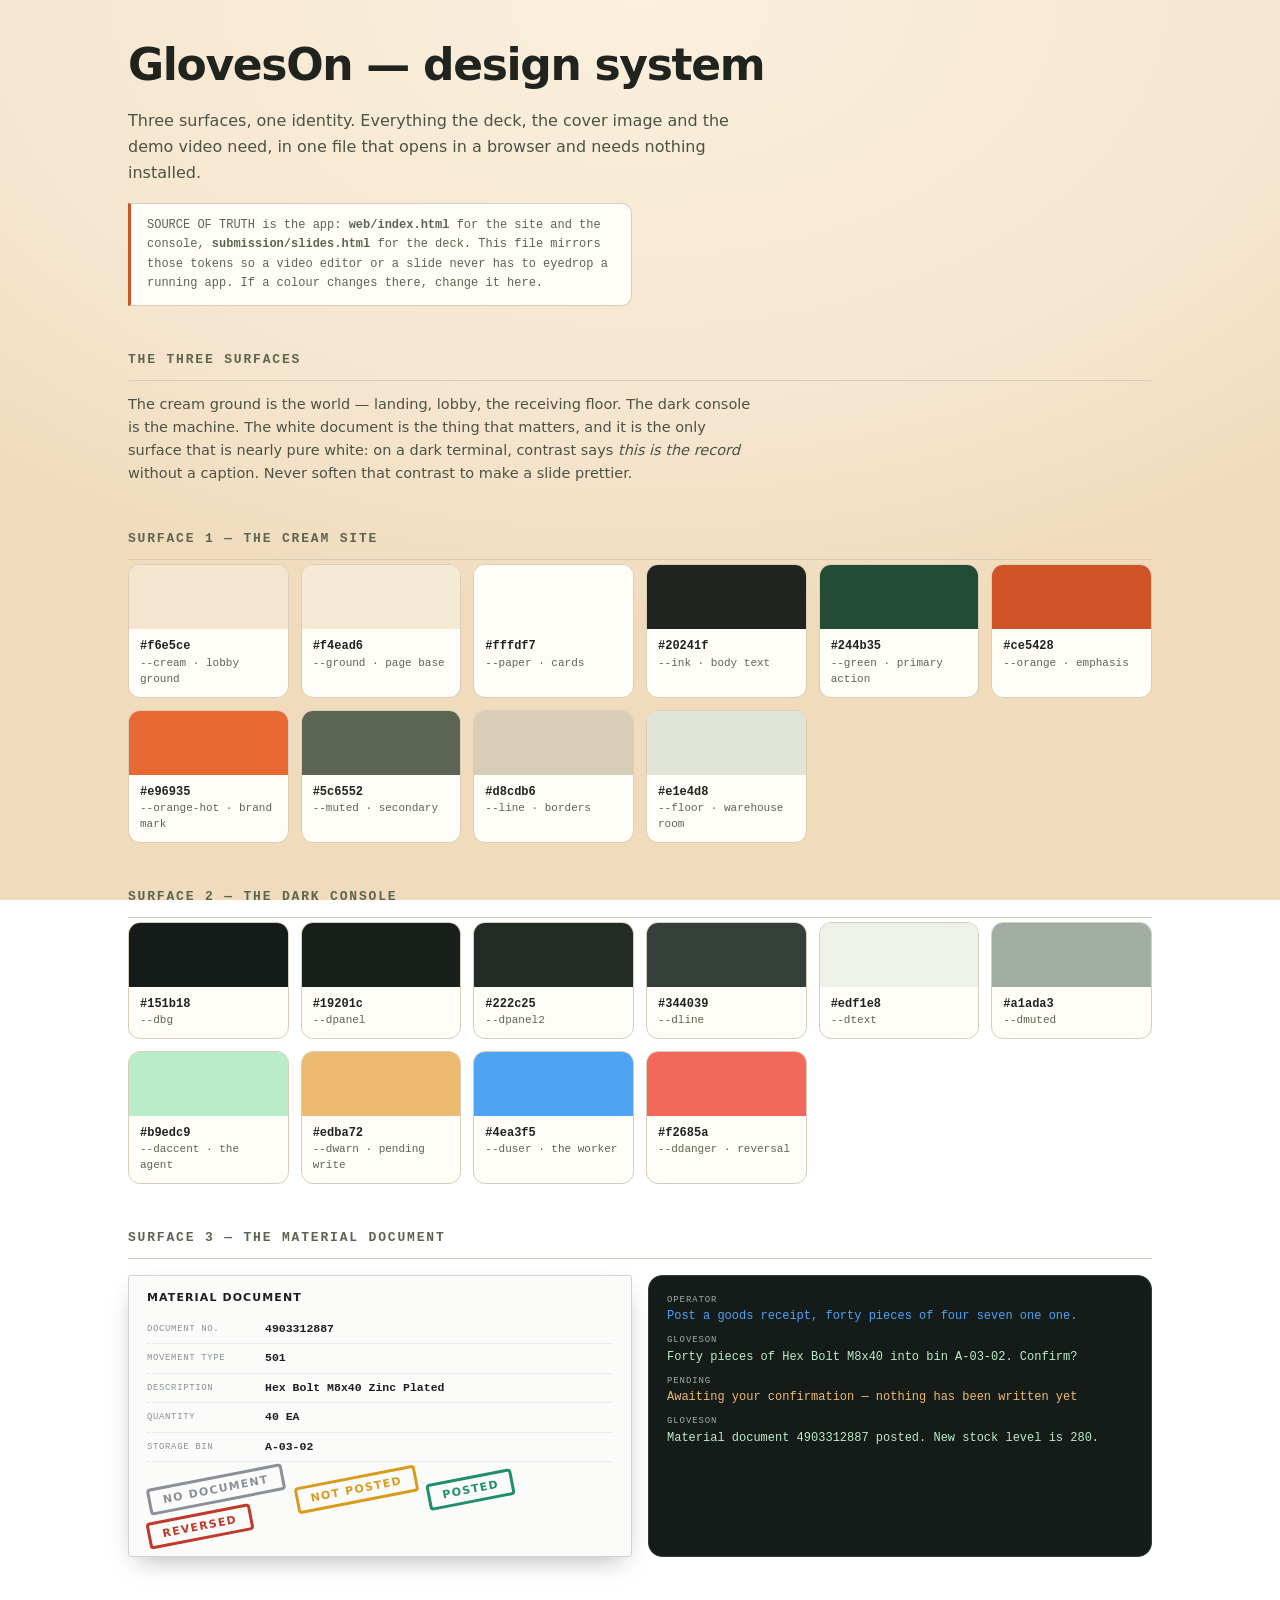
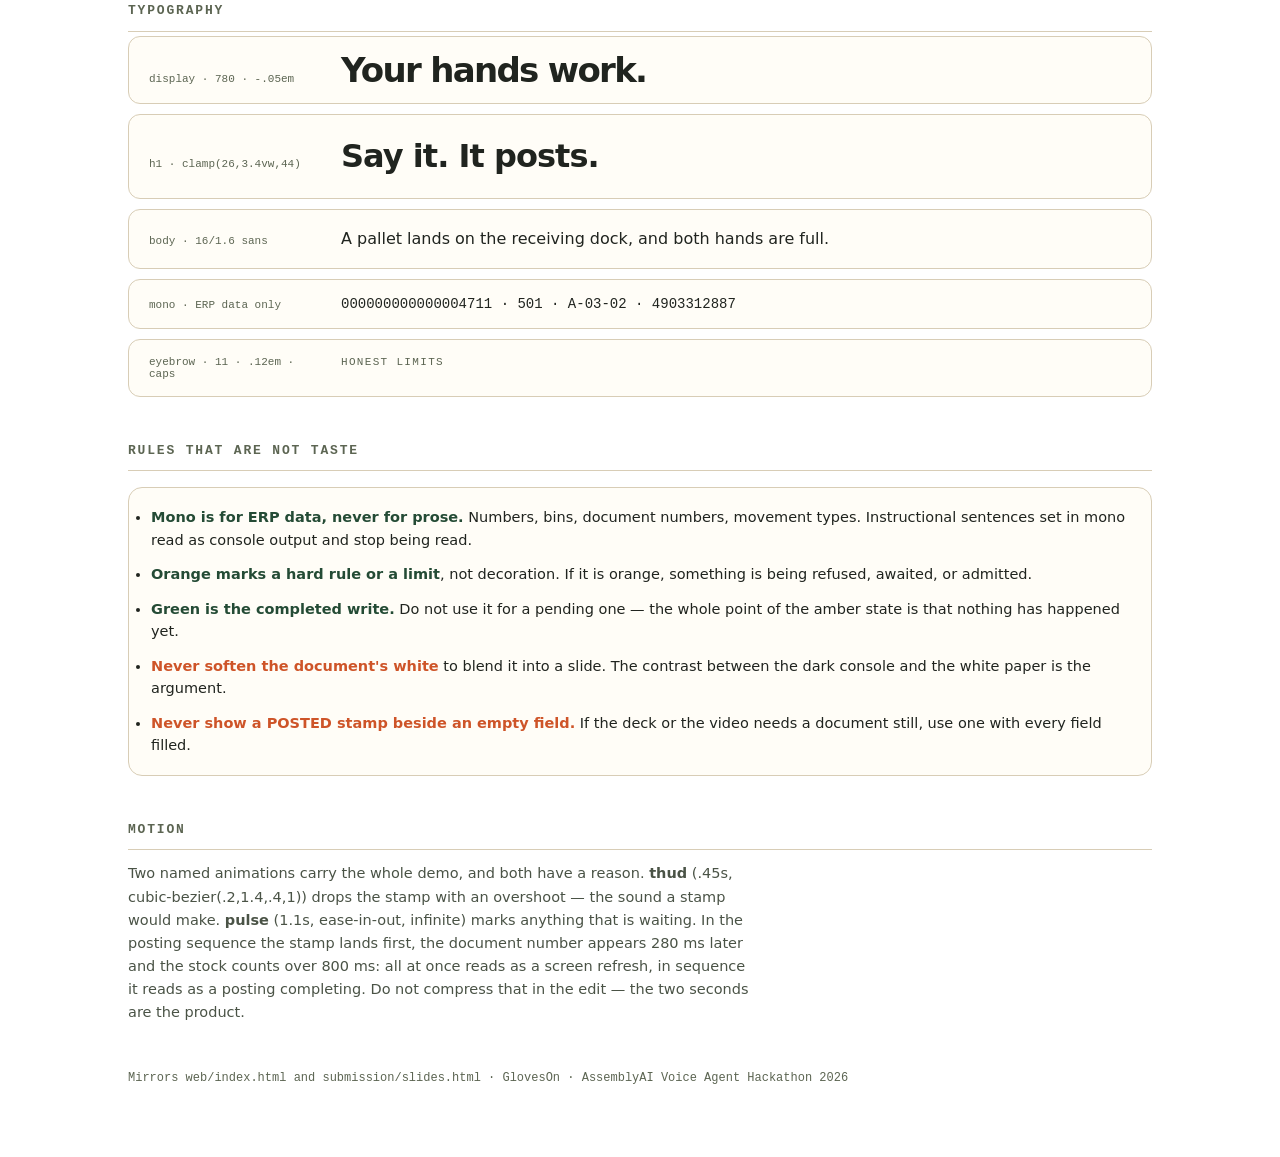
<file: docs/design-system.html>
<!doctype html>
<html lang="en">
<head>
<meta charset="utf-8">
<meta name="viewport" content="width=device-width, initial-scale=1">
<title>GlovesOn — design system</title>
<style>
  /* One portable file so the deck, the 16:9 cover and the demo video can be
     built on-brand without opening the running app and eyedropping it.

     SOURCE OF TRUTH is still the app: web/index.html for the two live
     surfaces, submission/slides.html for the deck. When a token changes
     there, change it here — this file is a mirror, never the original. */
  :root{
    /* --- Surface 1: the cream site (landing, lobby, this page) --- */
    --cream:#f6e5ce; --ground:#f4ead6; --ink:#20241f; --green:#244b35;
    --orange:#ce5428; --orange-hot:#e96935; --muted:#5c6552; --line:#d8cdb6;
    --paper:#fffdf7; --floor:#e1e4d8;
    /* --- Surface 2: the dark console (warehouse mode) --- */
    --dbg:#151b18; --dpanel:#19201c; --dpanel2:#222c25; --dline:#344039;
    --dtext:#edf1e8; --dmuted:#a1ada3; --daccent:#b9edc9; --daccent-dim:#648e71;
    --dwarn:#edba72; --duser:#4ea3f5; --ddanger:#f2685a;
    /* --- Surface 3: the material document (white paper on the console) --- */
    --docbg:#fbfbf9; --docink:#1b1e22; --docline:#cfd3d8; --docmuted:#8a9099;
    --stamp-wait:#d99b1c; --stamp-posted:#1f8f6b; --stamp-reversed:#c0392b;

    --mono:ui-monospace,"SF Mono",Menlo,Consolas,monospace;
    --sans:ui-sans-serif,system-ui,-apple-system,"Segoe UI",Roboto,sans-serif;
  }
  *{box-sizing:border-box}
  body{margin:0;padding:0 0 70px;font:16px/1.6 var(--sans);color:var(--ink);
       background:radial-gradient(1000px 620px at 50% 0,#faf0dd,var(--cream) 70%,#f0dbbc) fixed}
  .wrap{max-width:1080px;margin:0 auto;padding:0 28px}
  h1{font-size:clamp(28px,4vw,44px);letter-spacing:-.03em;margin:30px 0 8px}
  .lede{max-width:60ch;color:#4a5346;margin:0}
  .note{font:12px/1.6 var(--mono);color:var(--muted);background:var(--paper);
        border:1px solid var(--line);border-left:3px solid var(--orange);
        border-radius:0 10px 10px 0;padding:12px 16px;margin:18px 0 0;max-width:70ch}
  h2{font-size:13px;font-family:var(--mono);letter-spacing:.14em;text-transform:uppercase;
     color:var(--muted);margin:44px 0 4px;padding-bottom:9px;border-bottom:1px solid var(--line)}
  .why{color:#4a5346;font-size:14.5px;margin:12px 0 18px;max-width:68ch}

  .swatches{display:grid;grid-template-columns:repeat(auto-fill,minmax(158px,1fr));gap:12px}
  .sw{border:1px solid var(--line);border-radius:12px;overflow:hidden;background:var(--paper)}
  .sw .chip{height:64px}
  .sw .meta{padding:9px 11px;font:11px/1.45 var(--mono)}
  .sw .meta b{display:block;font-size:12px;color:var(--ink)}
  .sw .meta span{color:var(--muted)}

  .type-row{background:var(--paper);border:1px solid var(--line);border-radius:12px;
            padding:16px 20px;margin-bottom:10px;display:flex;gap:22px;align-items:baseline;flex-wrap:wrap}
  .type-row .spec{font:11px var(--mono);color:var(--muted);flex:none;width:170px}

  .demos{display:grid;grid-template-columns:repeat(auto-fit,minmax(300px,1fr));gap:16px}
  .console{background:var(--dbg);border:1px solid var(--dline);border-radius:14px;padding:18px}
  .doc{background:var(--docbg);color:var(--docink);border:1px solid var(--docline);
       border-radius:3px;padding:16px 18px;font-family:var(--mono);position:relative;
       box-shadow:0 1px 0 #fff inset,0 10px 26px -10px rgba(0,0,0,.35)}
  .doc h3{margin:0 0 12px;font:700 11px/1 var(--sans);letter-spacing:.1em}
  .frow{display:grid;grid-template-columns:110px 1fr;gap:8px;padding:5px 0;
        border-bottom:1px dotted #dcdfe3;font-size:11.5px}
  .frow span{color:var(--docmuted);font-size:9px;letter-spacing:.07em;text-transform:uppercase;padding-top:2px}
  .stamps{display:flex;gap:10px;flex-wrap:wrap;margin-top:14px}
  .stamp{border:3px solid var(--docmuted);color:var(--docmuted);padding:5px 12px;border-radius:4px;
         font:800 11px/1 var(--sans);letter-spacing:.12em;transform:rotate(-11deg)}
  .stamp.w{border-color:var(--stamp-wait);color:var(--stamp-wait)}
  .stamp.p{border-color:var(--stamp-posted);color:var(--stamp-posted)}
  .stamp.r{border-color:var(--stamp-reversed);color:var(--stamp-reversed)}
  .cmsg{font:12px/1.5 var(--mono);color:var(--dtext);margin-bottom:9px}
  .cmsg .who{font-size:9px;letter-spacing:.1em;text-transform:uppercase;color:var(--dmuted)}
  .cmsg.agent{color:var(--daccent)} .cmsg.warn{color:var(--dwarn)}

  .rules{background:var(--paper);border:1px solid var(--line);border-radius:14px;padding:6px 22px 18px}
  .rules li{margin-top:12px;font-size:14.5px;line-height:1.55}
  .rules b{color:var(--green)}
  .rules .no b{color:var(--orange)}
  footer{margin-top:46px;font:12px var(--mono);color:var(--muted)}
</style>
</head>
<body>
<div class="wrap">

<h1>GlovesOn — design system</h1>
<p class="lede">Three surfaces, one identity. Everything the deck, the cover image and the
demo video need, in one file that opens in a browser and needs nothing installed.</p>
<p class="note">SOURCE OF TRUTH is the app: <b>web/index.html</b> for the site and the console,
<b>submission/slides.html</b> for the deck. This file mirrors those tokens so a video editor
or a slide never has to eyedrop a running app. If a colour changes there, change it here.</p>

<h2>The three surfaces</h2>
<p class="why">The cream ground is the world — landing, lobby, the receiving floor. The dark
console is the machine. The white document is the thing that matters, and it is the only
surface that is nearly pure white: on a dark terminal, contrast says <i>this is the record</i>
without a caption. Never soften that contrast to make a slide prettier.</p>

<h2>Surface 1 — the cream site</h2>
<div class="swatches">
  <div class="sw"><div class="chip" style="background:#f6e5ce"></div><div class="meta"><b>#f6e5ce</b><span>--cream · lobby ground</span></div></div>
  <div class="sw"><div class="chip" style="background:#f4ead6"></div><div class="meta"><b>#f4ead6</b><span>--ground · page base</span></div></div>
  <div class="sw"><div class="chip" style="background:#fffdf7"></div><div class="meta"><b>#fffdf7</b><span>--paper · cards</span></div></div>
  <div class="sw"><div class="chip" style="background:#20241f"></div><div class="meta"><b>#20241f</b><span>--ink · body text</span></div></div>
  <div class="sw"><div class="chip" style="background:#244b35"></div><div class="meta"><b>#244b35</b><span>--green · primary action</span></div></div>
  <div class="sw"><div class="chip" style="background:#ce5428"></div><div class="meta"><b>#ce5428</b><span>--orange · emphasis</span></div></div>
  <div class="sw"><div class="chip" style="background:#e96935"></div><div class="meta"><b>#e96935</b><span>--orange-hot · brand mark</span></div></div>
  <div class="sw"><div class="chip" style="background:#5c6552"></div><div class="meta"><b>#5c6552</b><span>--muted · secondary</span></div></div>
  <div class="sw"><div class="chip" style="background:#d8cdb6"></div><div class="meta"><b>#d8cdb6</b><span>--line · borders</span></div></div>
  <div class="sw"><div class="chip" style="background:#e1e4d8"></div><div class="meta"><b>#e1e4d8</b><span>--floor · warehouse room</span></div></div>
</div>

<h2>Surface 2 — the dark console</h2>
<div class="swatches">
  <div class="sw"><div class="chip" style="background:#151b18"></div><div class="meta"><b>#151b18</b><span>--dbg</span></div></div>
  <div class="sw"><div class="chip" style="background:#19201c"></div><div class="meta"><b>#19201c</b><span>--dpanel</span></div></div>
  <div class="sw"><div class="chip" style="background:#222c25"></div><div class="meta"><b>#222c25</b><span>--dpanel2</span></div></div>
  <div class="sw"><div class="chip" style="background:#344039"></div><div class="meta"><b>#344039</b><span>--dline</span></div></div>
  <div class="sw"><div class="chip" style="background:#edf1e8"></div><div class="meta"><b>#edf1e8</b><span>--dtext</span></div></div>
  <div class="sw"><div class="chip" style="background:#a1ada3"></div><div class="meta"><b>#a1ada3</b><span>--dmuted</span></div></div>
  <div class="sw"><div class="chip" style="background:#b9edc9"></div><div class="meta"><b>#b9edc9</b><span>--daccent · the agent</span></div></div>
  <div class="sw"><div class="chip" style="background:#edba72"></div><div class="meta"><b>#edba72</b><span>--dwarn · pending write</span></div></div>
  <div class="sw"><div class="chip" style="background:#4ea3f5"></div><div class="meta"><b>#4ea3f5</b><span>--duser · the worker</span></div></div>
  <div class="sw"><div class="chip" style="background:#f2685a"></div><div class="meta"><b>#f2685a</b><span>--ddanger · reversal</span></div></div>
</div>

<h2>Surface 3 — the material document</h2>
<div class="demos" style="margin-top:16px">
  <div class="doc">
    <h3>MATERIAL DOCUMENT</h3>
    <div class="frow"><span>Document no.</span><b>4903312887</b></div>
    <div class="frow"><span>Movement type</span><b>501</b></div>
    <div class="frow"><span>Description</span><b>Hex Bolt M8x40 Zinc Plated</b></div>
    <div class="frow"><span>Quantity</span><b>40 EA</b></div>
    <div class="frow"><span>Storage bin</span><b>A-03-02</b></div>
    <div class="stamps">
      <div class="stamp">NO DOCUMENT</div>
      <div class="stamp w">NOT POSTED</div>
      <div class="stamp p">POSTED</div>
      <div class="stamp r">REVERSED</div>
    </div>
  </div>
  <div class="console">
    <div class="cmsg"><div class="who">operator</div><span style="color:var(--duser)">Post a goods receipt, forty pieces of four seven one one.</span></div>
    <div class="cmsg agent"><div class="who">gloveson</div>Forty pieces of Hex Bolt M8x40 into bin A-03-02. Confirm?</div>
    <div class="cmsg warn"><div class="who">pending</div>Awaiting your confirmation — nothing has been written yet</div>
    <div class="cmsg agent"><div class="who">gloveson</div>Material document 4903312887 posted. New stock level is 280.</div>
  </div>
</div>

<h2>Typography</h2>
<div class="type-row"><span class="spec">display · 780 · -.05em</span><span style="font:780 34px/1 var(--sans);letter-spacing:-.05em">Your hands work.</span></div>
<div class="type-row"><span class="spec">h1 · clamp(26,3.4vw,44)</span><span style="font-size:32px;letter-spacing:-.03em;font-weight:700">Say it. It posts.</span></div>
<div class="type-row"><span class="spec">body · 16/1.6 sans</span><span>A pallet lands on the receiving dock, and both hands are full.</span></div>
<div class="type-row"><span class="spec">mono · ERP data only</span><span style="font:14px var(--mono)">000000000000004711 · 501 · A-03-02 · 4903312887</span></div>
<div class="type-row"><span class="spec">eyebrow · 11 · .12em · caps</span><span style="font:11px var(--mono);letter-spacing:.12em;text-transform:uppercase;color:var(--muted)">Honest limits</span></div>

<h2>Rules that are not taste</h2>
<ul class="rules">
  <li><b>Mono is for ERP data, never for prose.</b> Numbers, bins, document numbers, movement
  types. Instructional sentences set in mono read as console output and stop being read.</li>
  <li><b>Orange marks a hard rule or a limit</b>, not decoration. If it is orange, something
  is being refused, awaited, or admitted.</li>
  <li><b>Green is the completed write.</b> Do not use it for a pending one — the whole point
  of the amber state is that nothing has happened yet.</li>
  <li class="no"><b>Never soften the document's white</b> to blend it into a slide. The contrast
  between the dark console and the white paper is the argument.</li>
  <li class="no"><b>Never show a POSTED stamp beside an empty field.</b> If the deck or the
  video needs a document still, use one with every field filled.</li>
</ul>

<h2>Motion</h2>
<p class="why">Two named animations carry the whole demo, and both have a reason.
<b>thud</b> (.45s, cubic-bezier(.2,1.4,.4,1)) drops the stamp with an overshoot — the sound a
stamp would make. <b>pulse</b> (1.1s, ease-in-out, infinite) marks anything that is waiting.
In the posting sequence the stamp lands first, the document number appears 280 ms later and
the stock counts over 800 ms: all at once reads as a screen refresh, in sequence it reads as
a posting completing. Do not compress that in the edit — the two seconds are the product.</p>

<footer>
  Mirrors web/index.html and submission/slides.html · GlovesOn · AssemblyAI Voice Agent Hackathon 2026
</footer>
</div>
</body>
</html>
</file>
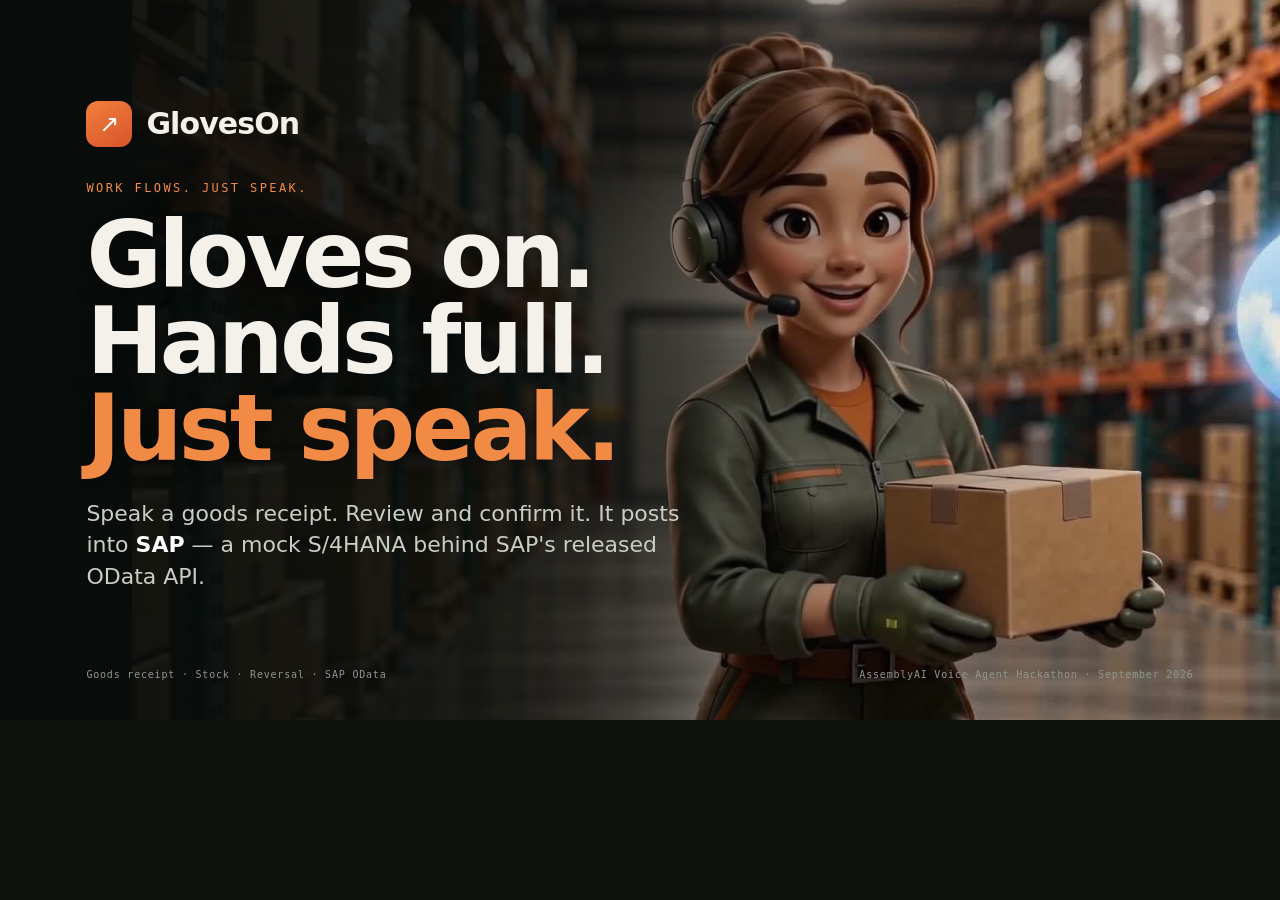
<file: submission/cover-cinematic.html>
<!doctype html><html lang="en"><head><meta charset="utf-8"><title>GlovesOn — deck (cinematic)</title>
<style>
 @page { size: 13.333in 7.5in; margin: 0; } html,body{width:13.333in;height:7.5in;overflow:hidden}
 *{ margin:0; box-sizing:border-box; -webkit-print-color-adjust:exact; print-color-adjust:exact; }
 :root{ --orange:#f08a45; --orange2:#ce5428; --mint:#b9edc9; --ink:#f3f1ea; --muted:#c9cec4; --dim:#8f978d; --line:rgba(255,255,255,.22);
   --mono:"SF Mono",ui-monospace,Menlo,Consolas,monospace; --sans:-apple-system,system-ui,"Segoe UI",Roboto,sans-serif; }
 html,body{ font-family:var(--sans); color:var(--ink); background:#0e1310; }
 .slide{ position:relative; width:13.333in; height:7.5in; overflow:hidden; page-break-after:always; break-after:page; background:#0e1310; }
 .slide:last-child{ page-break-after:auto; }
 .bg{ position:absolute; inset:0; width:100%; height:100%; object-fit:cover; }
 .shade{ position:absolute; inset:0; background:linear-gradient(90deg,rgba(8,12,10,.94) 0%,rgba(8,12,10,.82) 40%,rgba(8,12,10,.28) 70%,rgba(8,12,10,.05) 100%); }
 .shade.full{ background:linear-gradient(90deg,rgba(8,12,10,.96) 0%,rgba(8,12,10,.93) 58%,rgba(8,12,10,.55) 82%,rgba(8,12,10,.25) 100%); }
 .shade.top{ background:linear-gradient(180deg,rgba(8,12,10,.92) 0%,rgba(8,12,10,.86) 55%,rgba(8,12,10,.35) 100%); }
 .txt{ position:absolute; left:.9in; top:.85in; right:.9in; }
 .tag{ position:absolute; top:.5in; right:.8in; font:9px var(--mono); letter-spacing:.14em; color:var(--dim); }
 .k{ font:12px var(--mono); letter-spacing:.2em; text-transform:uppercase; color:var(--orange); }
 h1{ font-size:70px; font-weight:700; letter-spacing:-.04em; line-height:.98; margin:18px 0 24px; max-width:8.2in; text-shadow:0 2px 24px rgba(0,0,0,.45); }
 h1.s{ font-size:52px; max-width:9.6in; }
 h1 b{ color:var(--orange); font-weight:700; }
 .cap{ font-size:21px; line-height:1.42; color:var(--muted); max-width:7.4in; }
 .cap b{ color:#fff; font-weight:600; }
 .cap p+p{ margin-top:12px; }
 .punch{ position:absolute; left:.9in; right:.9in; bottom:.75in; font:600 24px var(--sans); color:var(--orange); text-shadow:0 2px 12px rgba(0,0,0,.6); max-width:9in; }
 .foot{ position:absolute; left:.9in; right:.9in; bottom:.42in; display:flex; justify-content:space-between; font:10px var(--mono); letter-spacing:.08em; color:var(--dim); }
 .foot b{ color:var(--mint); font-weight:600; }
 .aai{ height:1.3em; aspect-ratio:161/28; display:inline-block; vertical-align:middle; opacity:.9; filter:invert(1) brightness(1.4); }
 .cover{ background:#f6e5ce; } .cover img{ width:100%; height:100%; object-fit:cover; }
 /* exchange */
 .x{ font:17px/1.75 var(--mono); border-left:3px solid var(--orange); padding-left:18px; max-width:8in; color:var(--ink); }
 .x .r b{ display:inline-block; width:84px; color:var(--dim); font:600 10px var(--mono); letter-spacing:.14em; }
 .x .g{ color:var(--mint); } .x .out{ margin-top:12px; padding-top:12px; border-top:1px solid var(--line); color:var(--orange); font-weight:600; }
 /* shift table */
 .shift{ display:grid; grid-template-columns:1fr 1fr; gap:0 44px; max-width:9.2in; margin-top:6px; }
 .shift .r{ display:flex; justify-content:space-between; align-items:center; padding:9px 0; border-bottom:1px solid var(--line); font-size:17px; }
 .shift .r span:last-child{ font:600 9px var(--mono); letter-spacing:.14em; padding:3px 8px; border-radius:4px; }
 .un{ background:rgba(255,255,255,.12); color:#e6e9e3; } .gone{ background:rgba(240,138,69,.2); color:var(--orange); } .voice{ background:rgba(185,237,201,.18); color:var(--mint); } .new{ background:#fff; color:#0e1310; }
 /* guardrails */
 .pts{ display:grid; gap:12px; max-width:8.4in; }
 .pt{ display:grid; grid-template-columns:34px 1fr; gap:14px; align-items:start; }
 .pt .n{ width:30px; height:30px; border-radius:50%; background:var(--orange); color:#0e1310; font:700 14px var(--mono); display:grid; place-items:center; margin-top:2px; }
 .pt b{ font-size:19px; display:block; } .pt p{ font-size:15px; line-height:1.4; color:var(--muted); margin-top:2px; }
 /* chips */
 .chips{ display:flex; flex-wrap:wrap; gap:10px; max-width:8.6in; }
 .chip{ font:13px var(--mono); padding:9px 13px; border:1px solid var(--line); border-radius:8px; background:rgba(255,255,255,.06); color:var(--ink); }
 .chip b{ color:var(--mint); font-weight:600; }
 /* cards */
 .cards{ display:grid; grid-template-columns:1fr 1fr; gap:22px; max-width:9.4in; }
 .card{ border:1px solid var(--line); border-radius:12px; padding:20px 22px; background:rgba(14,19,16,.72); }
 .card .who{ font:10px var(--mono); letter-spacing:.16em; color:var(--orange); text-transform:uppercase; }
 .card h3{ font-size:24px; margin:8px 0 8px; } .card p{ font-size:15px; line-height:1.45; color:var(--muted); }
 .nums{ display:grid; grid-template-columns:1fr 1fr 1fr; gap:22px; max-width:10in; }
 .num{ border-top:2px solid var(--orange); padding-top:14px; }
 .num .v{ font:700 44px var(--sans); letter-spacing:-.03em; } .num p{ font-size:14px; line-height:1.4; color:var(--muted); margin-top:6px; }
 .lim .row{ display:flex; gap:14px; padding:11px 0; border-bottom:1px solid var(--line); font-size:16px; line-height:1.4; max-width:9.4in; color:var(--muted); }
 .lim .row:before{ content:"—"; color:var(--orange); flex:none; } .lim b{ color:#fff; }
 .cols{ display:grid; grid-template-columns:1fr 1.1fr 1fr; gap:34px; max-width:11.2in; margin-top:6px; }
 .cols h3{ font:10px var(--mono); letter-spacing:.18em; text-transform:uppercase; color:var(--mint); margin-bottom:10px; padding-bottom:8px; border-bottom:1px solid var(--line); }
 .cols h3.red{ color:var(--orange); } .cols li{ list-style:none; font-size:15px; line-height:1.38; padding:6px 0; color:var(--ink); }
 .cols li:before{ content:"· "; color:var(--mint); } .cols .red li:before{ color:var(--orange); }
 .cols code{ font:13px var(--mono); background:rgba(255,255,255,.1); padding:1px 6px; border-radius:4px; }
 .links{ display:flex; gap:12px; flex-wrap:wrap; margin-top:20px; }
 .link{ font:600 13px var(--mono); padding:11px 16px; border-radius:9px; background:var(--orange); color:#0e1310; }
 .link.ghost{ background:transparent; color:var(--ink); border:1.5px solid var(--line); }
 .shot{ border-radius:12px; border:1px solid var(--line); box-shadow:0 20px 50px rgba(0,0,0,.5); }
</style></head><body>
<svg width="0" height="0" style="position:absolute" aria-hidden="true"><defs><symbol id="aai" viewBox="0 0 24 24"><path d="M12 3 2 21h5l5-9 5 9h5L12 3z" fill="#fff"/></symbol></defs></svg>

<!-- 1 · COVER -->
<section class="slide"><img class="bg" src="stills/box-front.jpg" alt="" style="transform:scale(1.28) translate(19%,5%);transform-origin:center"><div class="shade" style="background:linear-gradient(90deg,rgba(8,12,10,.95) 0%,rgba(8,12,10,.85) 38%,rgba(8,12,10,.35) 62%,rgba(8,12,10,.05) 100%)"></div>
 <div class="txt" style="top:1.05in"><div style="display:flex;align-items:center;gap:14px;margin-bottom:34px"><span style="width:46px;height:46px;border-radius:12px;background:linear-gradient(150deg,#f0803e,#d8542a);display:grid;place-items:center;color:#fff;font-size:24px">↗</span><span style="font-size:30px;font-weight:700;letter-spacing:-.03em">GlovesOn</span></div>
 <div class="k">Work flows. Just speak.</div>
 <h1 style="font-size:92px;line-height:.94;margin:18px 0 26px;max-width:7in">Gloves on.<br>Hands full.<br><b>Just speak.</b></h1>
 <div class="cap" style="font-size:22px;max-width:6.4in">Speak a goods receipt. Review and confirm it. It posts into <b>SAP</b> — a mock S/4HANA behind SAP's released OData API.</div></div>
 <div class="foot"><span>Goods receipt · Stock · Reversal · SAP OData</span><span>AssemblyAI Voice Agent Hackathon · September 2026</span></div></section>

</body></html>
</file>
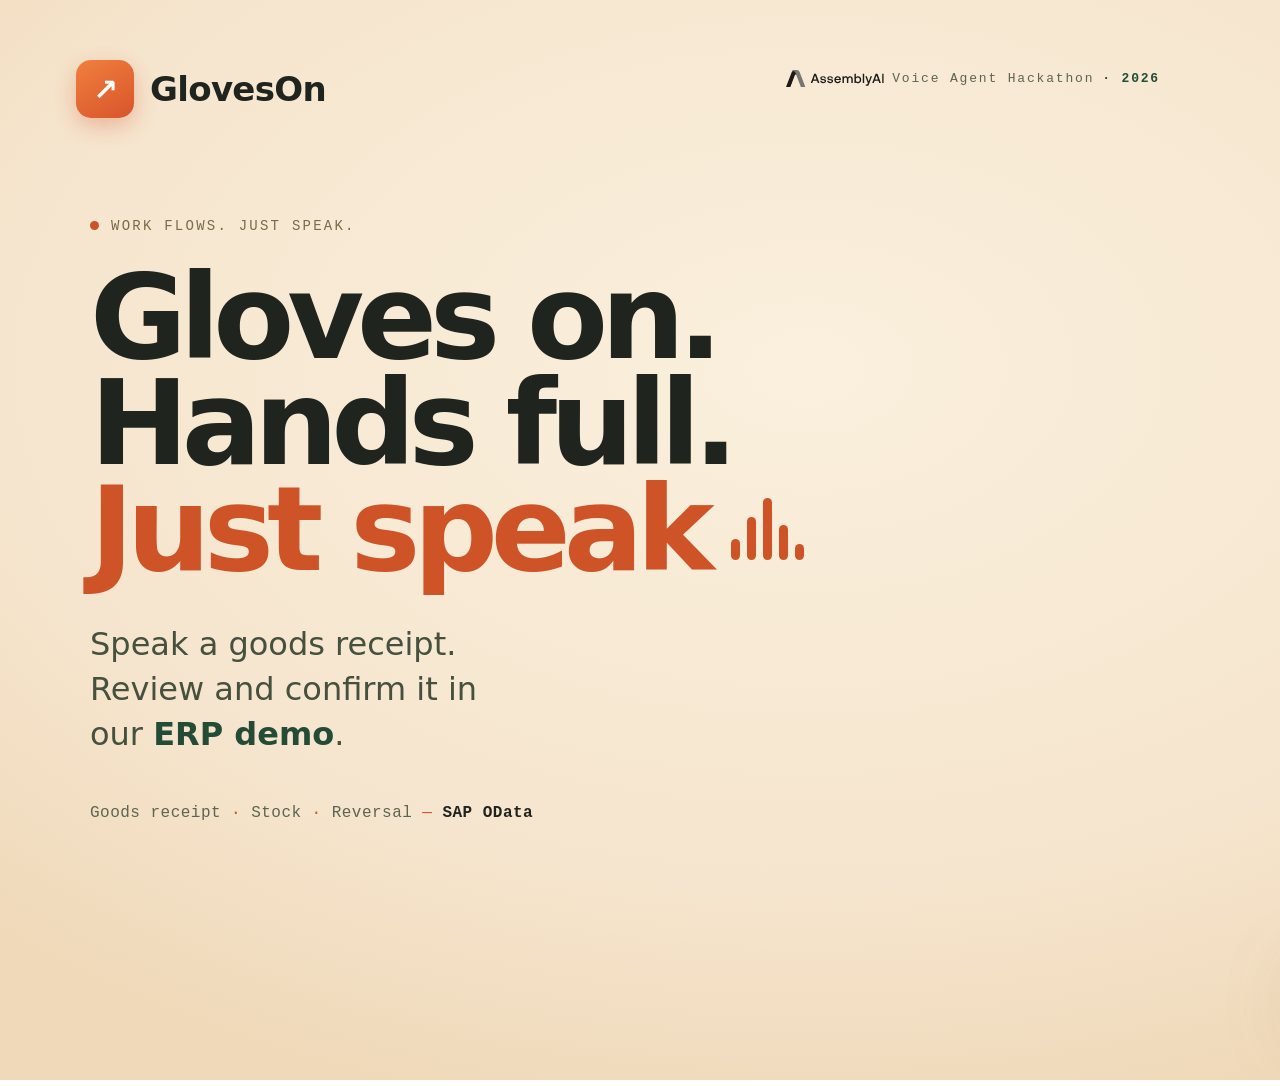
<file: submission/cover.html>
<!doctype html><html><head><meta charset="utf-8"><style>
 *{margin:0;box-sizing:border-box}
 :root{--mono:ui-monospace,"SF Mono",Menlo,Consolas,monospace;--ink:#20241f;--green:#244b35;--orange:#ce5428}
 html,body{width:1920px;height:1080px;overflow:hidden}
 body{background:radial-gradient(1200px 760px at 42% 34%,#faf0dd,#f6e5ce 68%,#efd9b9);
   font:16px/1.5 ui-sans-serif,system-ui,-apple-system,sans-serif;color:var(--ink);
   display:grid;grid-template-columns:1fr 46%;align-items:center}
 .brand{position:absolute;top:60px;left:76px;display:flex;align-items:center;gap:16px;font-size:34px;font-weight:700;letter-spacing:-.02em}
 .brand .mark{width:58px;height:58px;border-radius:15px;background:linear-gradient(150deg,#f0803e,#d8542a);
   display:grid;place-items:center;color:#fff;font-size:30px;box-shadow:0 8px 22px rgba(206,84,40,.32)}
 .badge{position:absolute;top:70px;right:120px;font:13px var(--mono);letter-spacing:.14em;color:#5c6552}
 .badge b{color:var(--green);font-weight:600}
 .badge{display:flex;align-items:center;gap:8px}
 .aai{height:17px;aspect-ratio:161/28;display:inline-block}
 .left{padding:0 40px 40px 90px}
 .eyebrow{font:14px var(--mono);letter-spacing:.16em;color:#7a6a4a;display:flex;align-items:center;gap:12px;margin-bottom:30px}
 .eyebrow:before{content:'';width:9px;height:9px;border-radius:50%;background:var(--orange)}
 h1{font-size:118px;line-height:.9;letter-spacing:-.06em;font-weight:650}
 h1 .o{color:var(--orange);display:inline-flex;align-items:center;gap:.16em}
 .wave{display:inline-flex;align-items:flex-end;gap:7px;height:.52em;margin-left:.04em}
 .wave i{width:9px;background:var(--orange);border-radius:6px}
 .wave i:nth-child(1){height:34%}.wave i:nth-child(2){height:70%}.wave i:nth-child(3){height:100%}
 .wave i:nth-child(4){height:56%}.wave i:nth-child(5){height:26%}
 .lede{margin-top:40px;font-size:32px;line-height:1.4;color:#45513e;max-width:20ch}
 .lede b{color:var(--green);font-weight:650}
 .rule{margin-top:48px;font:16px var(--mono);letter-spacing:.03em;color:#5c6552}
 .rule b{color:var(--ink)}
 .rule .s{color:var(--orange);padding:0 10px}
 .right{position:relative;height:100%}
 .fig{position:absolute;right:4%;bottom:-6px;height:930px;filter:drop-shadow(0 30px 40px rgba(138,101,60,.28))}
 .puddle{position:absolute;right:10%;bottom:30px;width:460px;height:66px;
   background:radial-gradient(closest-side,#d9bf9d,transparent);z-index:-1}
</style></head><body>
<svg width="0" height="0" style="position:absolute" aria-hidden="true"><defs><symbol id="aai" viewBox="0 0 161 28"><g clip-path="url(#clip0_2831_53656)"><path fill-rule="evenodd" clip-rule="evenodd" d="M14.079 0C12.0495 0 10.2323 1.25675 9.50206 3.15886L0 27.8693H7.21783L14.6989 8.42363C14.8857 7.9481 15.3443 7.61693 15.8792 7.61693C16.4142 7.61693 16.8727 7.9481 17.0595 8.42363H18.0531V4.47505H16.2019L17.9257 0H14.0705L14.079 0Z" fill="#1D1B16"/><path fill-rule="evenodd" clip-rule="evenodd" d="M9.5016 3.15886C10.2064 1.33317 11.9132 0.101899 13.8323 0H14.0786H17.8148C19.8443 0 21.6615 1.25675 22.3918 3.15886L31.8939 27.8693H24.5486L15.3353 3.91461C14.8088 2.74277 13.637 1.92758 12.2783 1.92758C10.9197 1.92758 9.73937 2.75127 9.21289 3.9231L9.5016 3.16735V3.15886Z" fill="#777673"/><path d="M43.3409 21.5948L44.7505 17.8076H50.9663L52.3929 21.5948H55.0593L49.4039 6.26758H46.4318L40.751 21.5948H43.3324H43.3409ZM47.8499 8.98488L50.2785 15.6592H45.4468L47.8499 8.98488Z" fill="#1D1B16"/><path d="M56.2402 17.9012C56.3082 20.3298 58.3461 21.7309 61.3097 21.7309C63.993 21.7309 66.014 20.3723 66.014 18.2239C66.014 15.7274 63.9591 15.2009 61.4201 14.8952C59.8152 14.7169 58.7537 14.5895 58.7537 13.5366C58.7537 12.6365 59.6623 12.0675 61.0549 12.0675C62.4476 12.0675 63.3986 12.7893 63.526 13.8168H65.8272C65.6744 11.5156 63.7468 10.2503 61.0125 10.2503C58.3461 10.2249 56.461 11.609 56.461 13.7319C56.461 16.0501 58.4565 16.602 60.987 16.9077C62.7023 17.1285 63.7213 17.2134 63.7213 18.4192C63.7213 19.3193 62.7702 19.8883 61.3182 19.8883C59.6284 19.8883 58.6349 19.0561 58.5414 17.8928H56.2402V17.9012Z" fill="#1D1B16"/><path d="M67.7881 17.9012C67.856 20.3298 69.894 21.7309 72.8575 21.7309C75.5409 21.7309 77.5619 20.3723 77.5619 18.2239C77.5619 15.7274 75.5069 15.2009 72.9679 14.8952C71.363 14.7169 70.3016 14.5895 70.3016 13.5366C70.3016 12.6365 71.2102 12.0675 72.6028 12.0675C73.9954 12.0675 74.9465 12.7893 75.0738 13.8168H77.3751C77.2222 11.5156 75.2946 10.2503 72.5603 10.2503C69.894 10.2249 68.0089 11.609 68.0089 13.7319C68.0089 16.0501 70.0044 16.602 72.5349 16.9077C74.2502 17.1285 75.2691 17.2134 75.2691 18.4192C75.2691 19.3193 74.3181 19.8883 72.866 19.8883C71.1762 19.8883 70.1827 19.0561 70.0893 17.8928H67.7881V17.9012Z" fill="#1D1B16"/><path d="M85.2893 21.7299C88.0405 21.7299 89.9087 20.0401 90.2908 17.8323H87.9471C87.6244 19.0805 86.58 19.8023 85.1534 19.8023C83.3107 19.8023 82.1219 18.5541 82.054 16.652V16.4991H90.4182C90.4606 16.1934 90.4861 15.8877 90.4861 15.599C90.4182 12.3128 88.2783 10.2578 85.0685 10.2578C81.8587 10.2578 79.6084 12.559 79.6084 16.0151C79.6084 19.4712 81.7992 21.7299 85.2893 21.7299ZM82.1474 14.7668C82.3172 13.1704 83.5994 12.1599 85.0939 12.1599C86.7158 12.1599 87.8707 13.1025 88.066 14.7668H82.1474Z" fill="#1D1B16"/><path d="M105.796 10.2578C103.979 10.2578 102.722 11.0645 102 12.2958C101.329 10.8522 100.03 10.2578 98.5779 10.2578C96.9051 10.2833 95.954 11.0221 95.3256 11.8542L95.0624 10.3852H93.0244V21.594H95.3681V15.599C95.3681 13.6035 96.3616 12.2958 97.9665 12.2958C99.5714 12.2958 100.31 13.3233 100.31 15.2933V21.6025H102.671V15.5396C102.671 13.5271 103.69 12.2958 105.295 12.2958C106.815 12.2958 107.613 13.3233 107.613 15.2933V21.6025H109.957V15.1405C109.957 11.591 108.088 10.2578 105.796 10.2578Z" fill="#1D1B16"/><path d="M118.67 10.2586C116.954 10.2586 115.808 11.0483 115.069 12.0503V6.26758H112.726V21.5948H114.764L115.044 19.973C115.74 20.9835 116.929 21.7222 118.661 21.7222C121.693 21.7222 123.909 19.421 123.909 15.9904C123.909 12.3815 121.701 10.2586 118.661 10.2586H118.67ZM118.279 19.7352C116.326 19.7352 115.052 18.1812 115.052 15.9734C115.052 13.7656 116.334 12.2711 118.279 12.2711C120.224 12.2711 121.531 13.7996 121.531 15.9904C121.531 18.1812 120.232 19.7352 118.279 19.7352Z" fill="#1D1B16"/><path d="M126.439 21.5961H128.783V6.27734H126.439V21.6046V21.5961Z" fill="#1D1B16"/><path d="M134.932 21.6628L134.499 22.7582C134.15 23.6753 133.938 23.8961 133.021 23.8961H131.374V25.9765H133.887C135.509 25.9765 135.993 25.1698 136.681 23.3527L141.708 10.3945H139.211L136.197 18.9116L133.097 10.3945H130.609L134.923 21.6713L134.932 21.6628Z" fill="#1D1B16"/><path d="M144.577 21.5948L145.987 17.8076H152.203L153.629 21.5948H156.296L150.64 6.26758H147.668L141.987 21.5948H144.569H144.577ZM149.086 8.98488L151.515 15.6592H146.683L149.086 8.98488Z" fill="#1D1B16"/><path d="M158.512 21.5961H161V6.27734H158.512V21.6046V21.5961Z" fill="#1D1B16"/></g><defs><clipPath id="clip0_2831_53656"><rect width="161" height="27.8693" fill="white"/></clipPath></defs></symbol></defs></svg>
 <div class="brand"><span class="mark">↗</span>GlovesOn</div>
 <div class="badge"><svg class="aai" role="img" aria-label="AssemblyAI"><use href="#aai"/></svg> Voice Agent Hackathon <b>· 2026</b></div>
 <div class="left">
   <div class="eyebrow">WORK FLOWS. JUST SPEAK.</div>
   <h1>Gloves on.<br>Hands full.<br><span class="o">Just speak<span class="wave"><i></i><i></i><i></i><i></i><i></i></span></span></h1>
   <p class="lede">Speak a goods receipt. Review and confirm it in our <b>ERP demo</b>.</p>
   <div class="rule">Goods receipt<span class="s">·</span>Stock<span class="s">·</span>Reversal<span class="s">—</span><b>SAP OData</b></div>
 </div>
 <div class="right"><img class="fig" src="../web/assets/worker-3d.webp" alt=""></div>
</body></html>
</file>
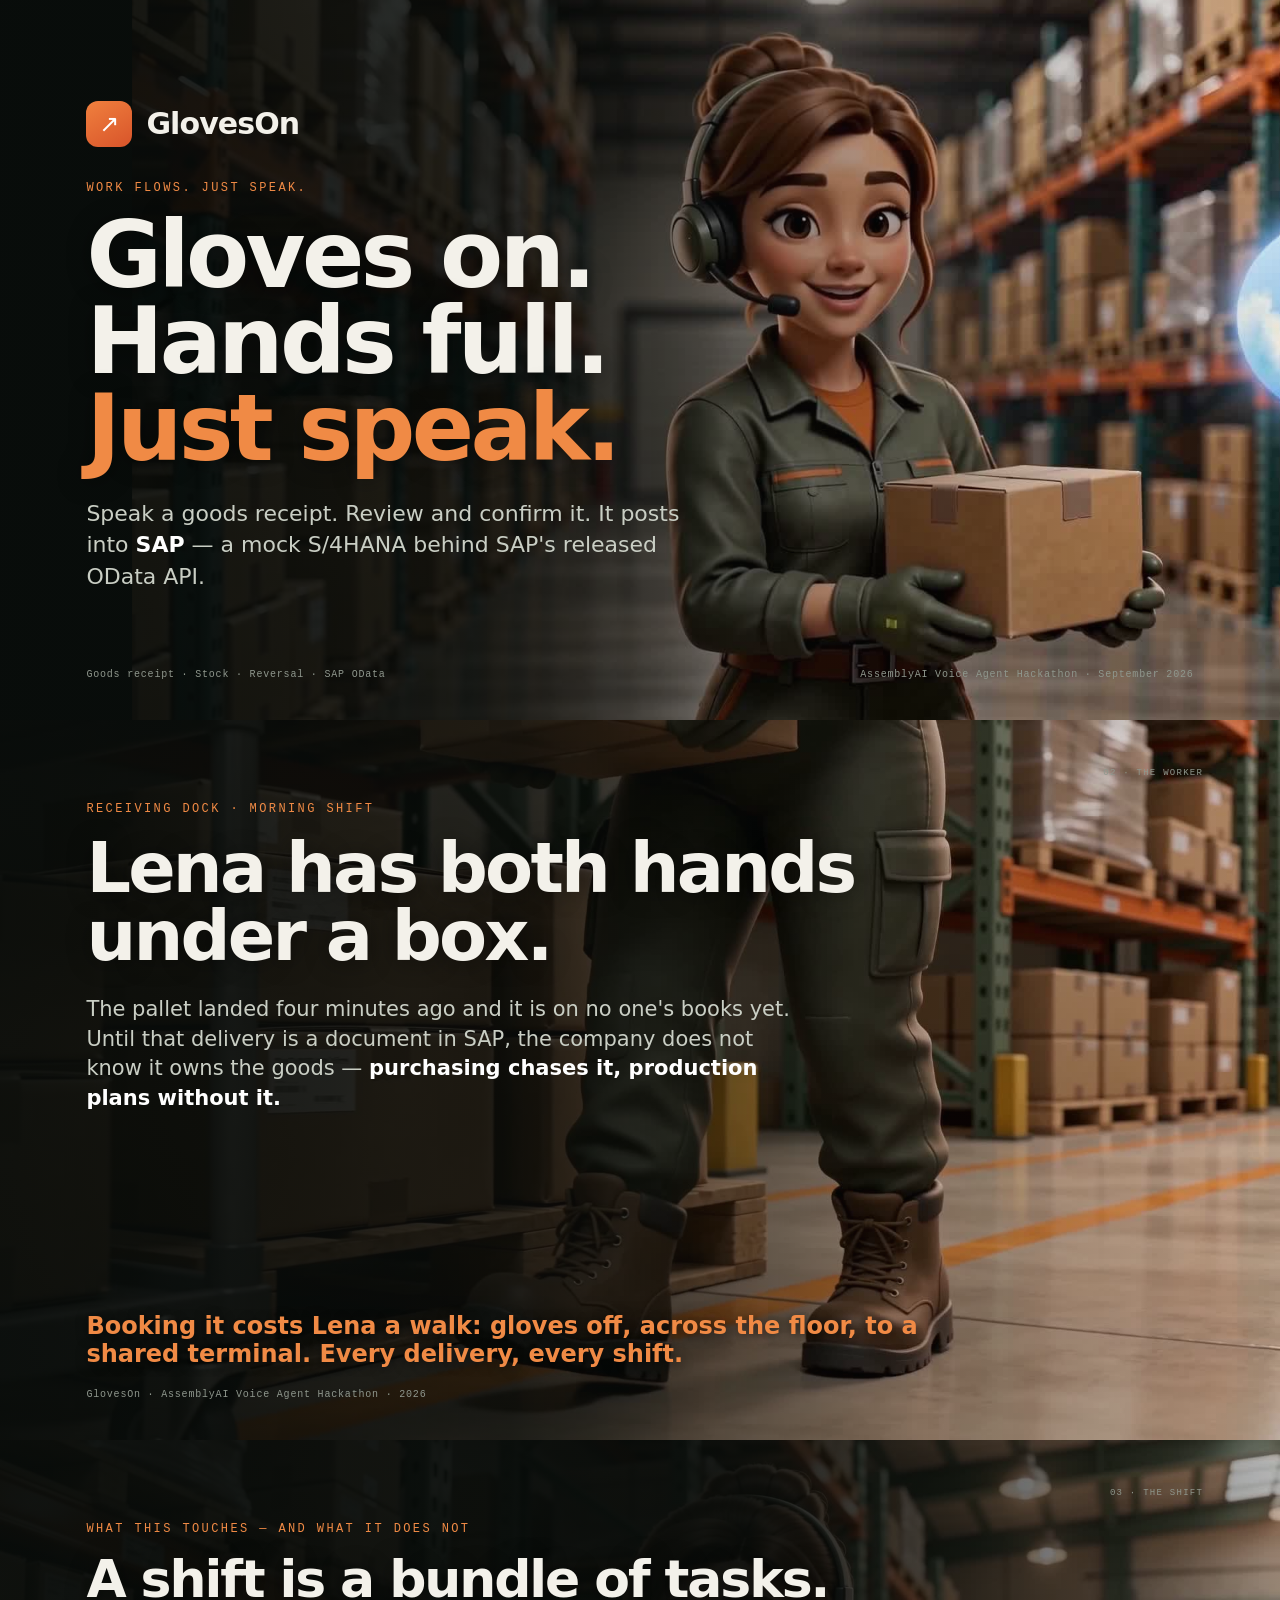
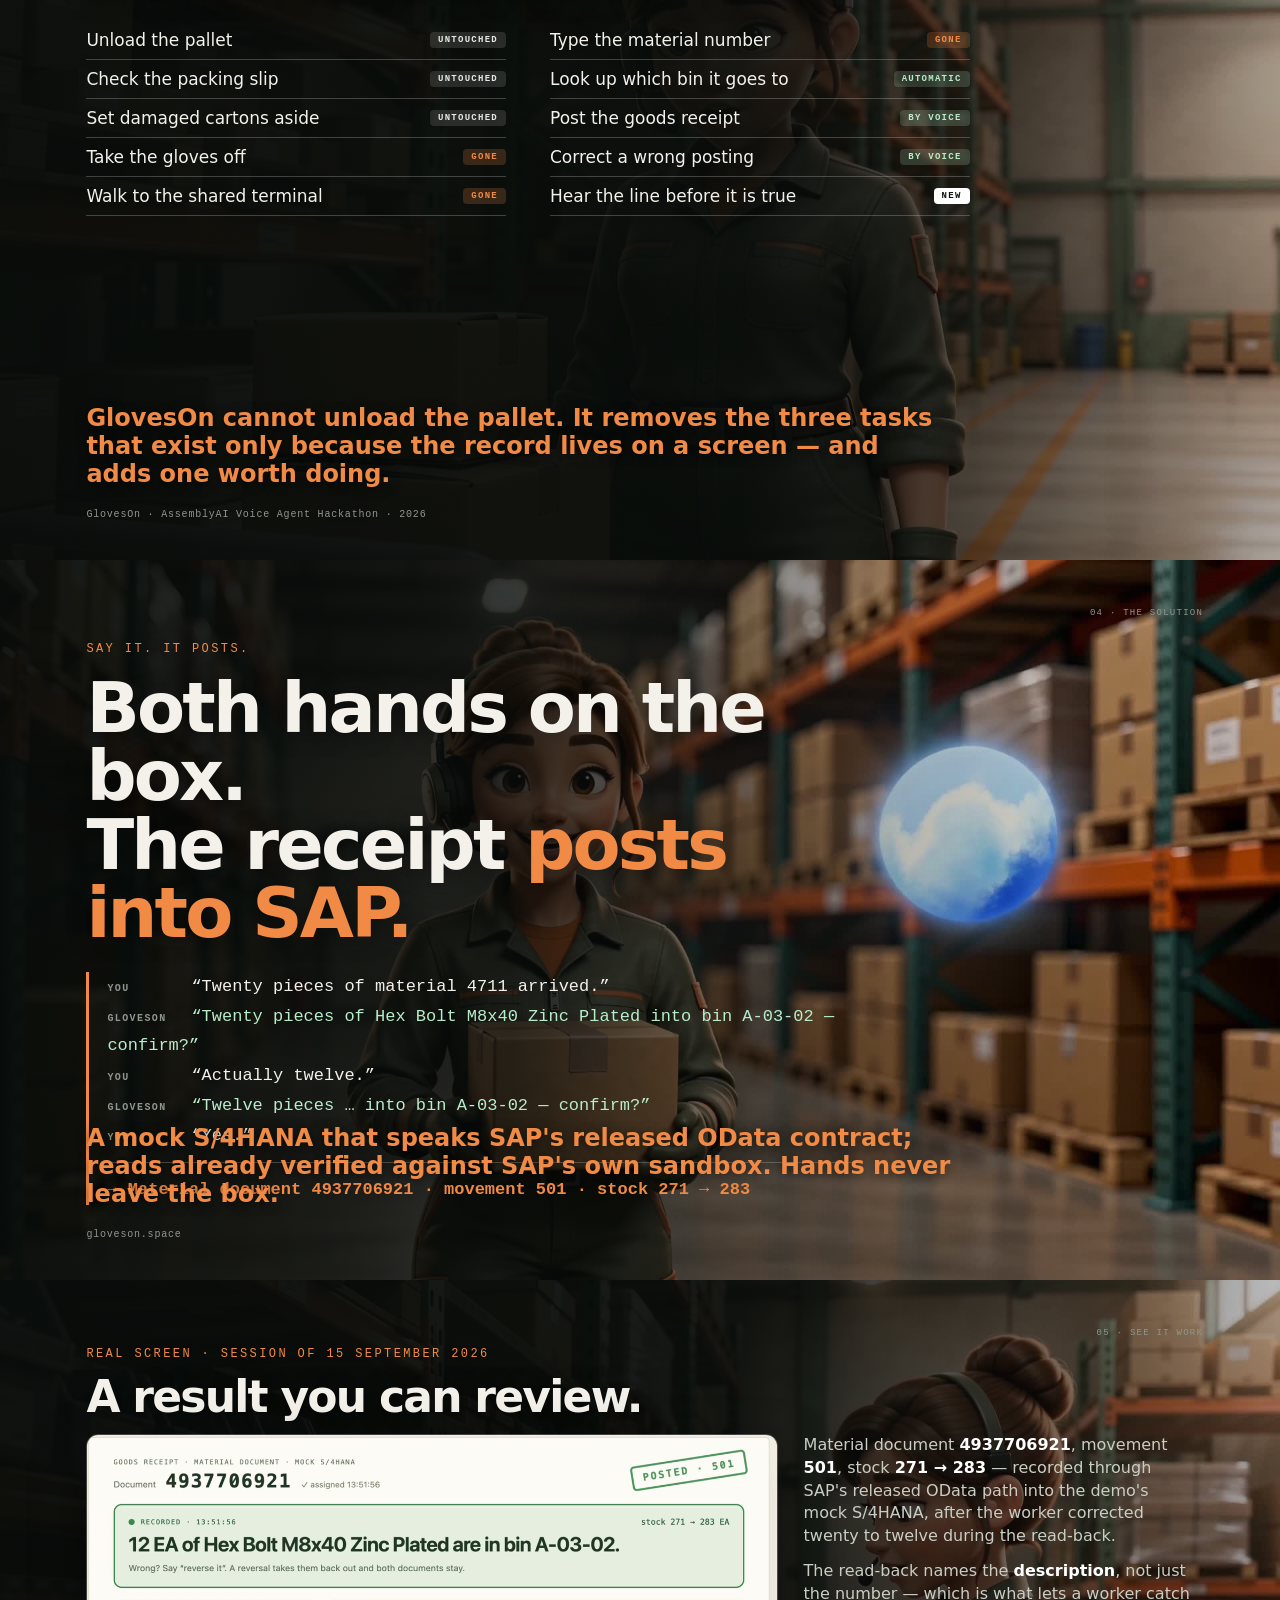
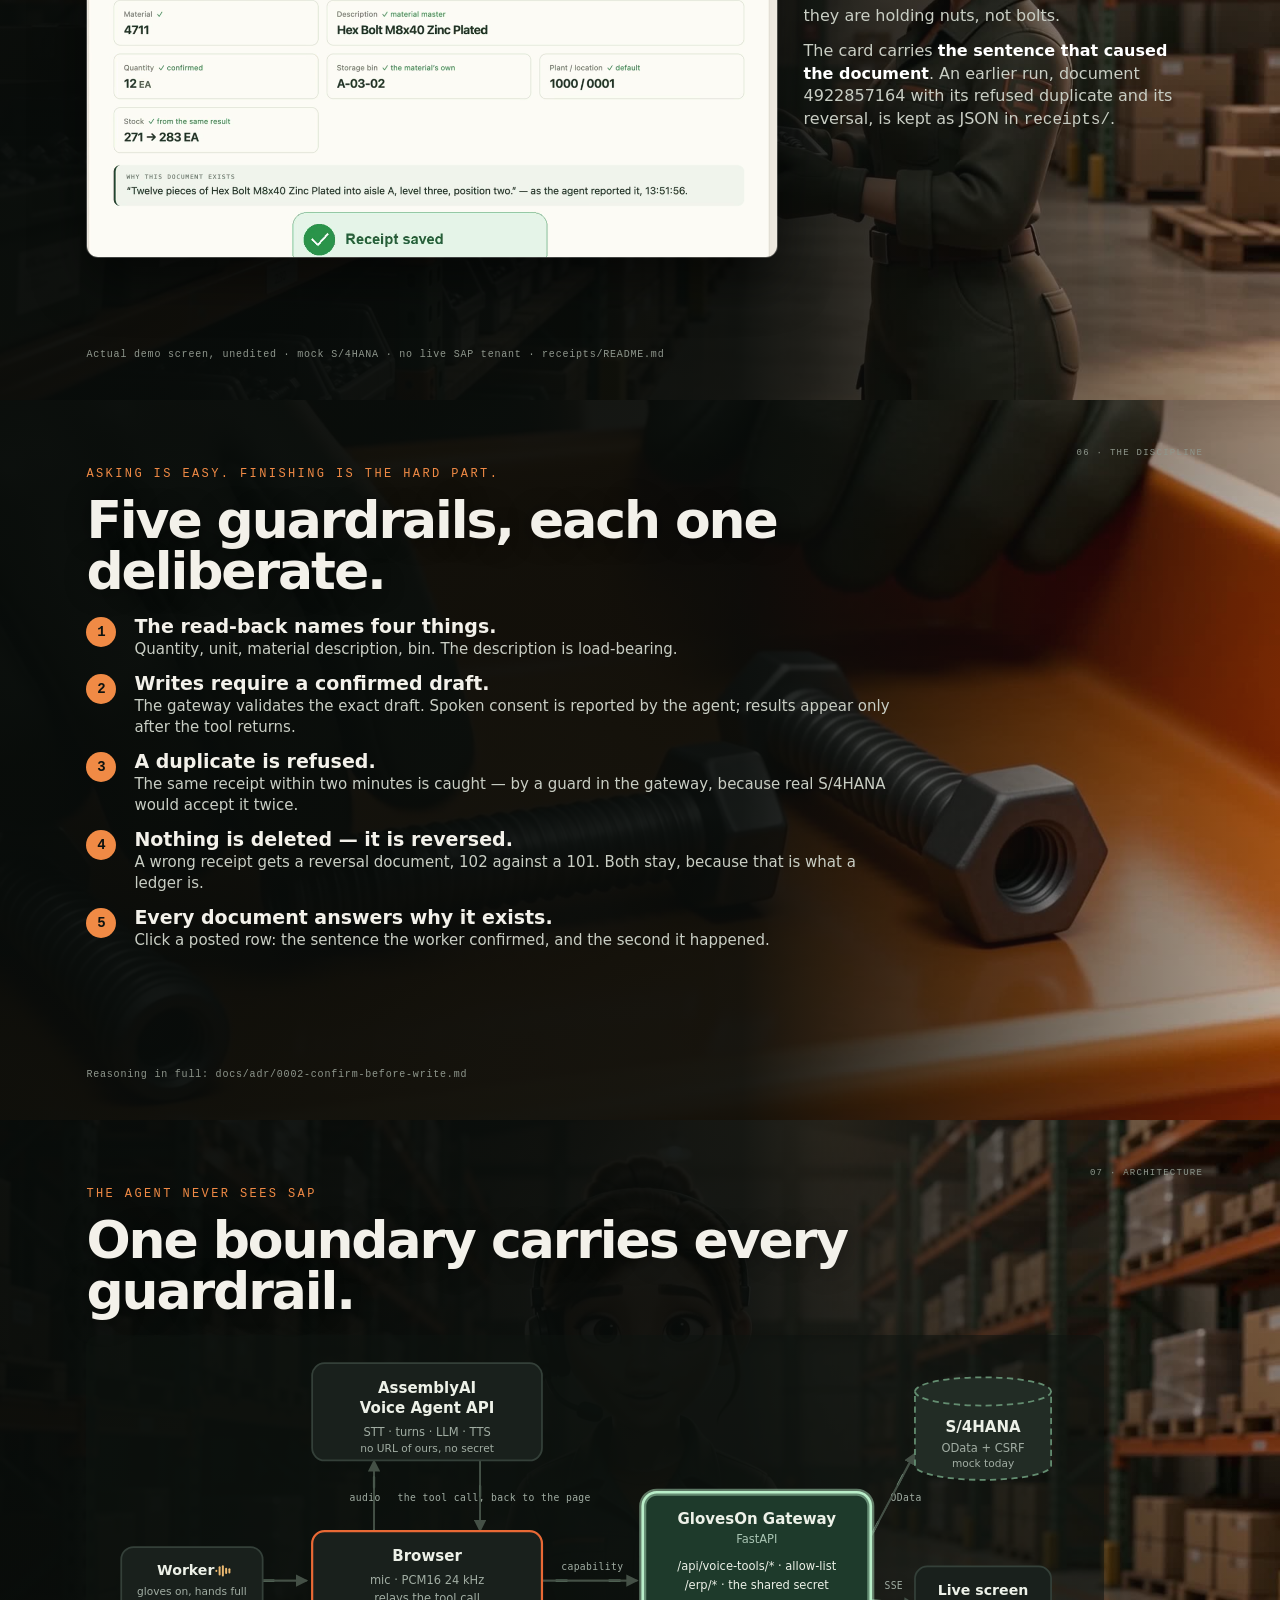
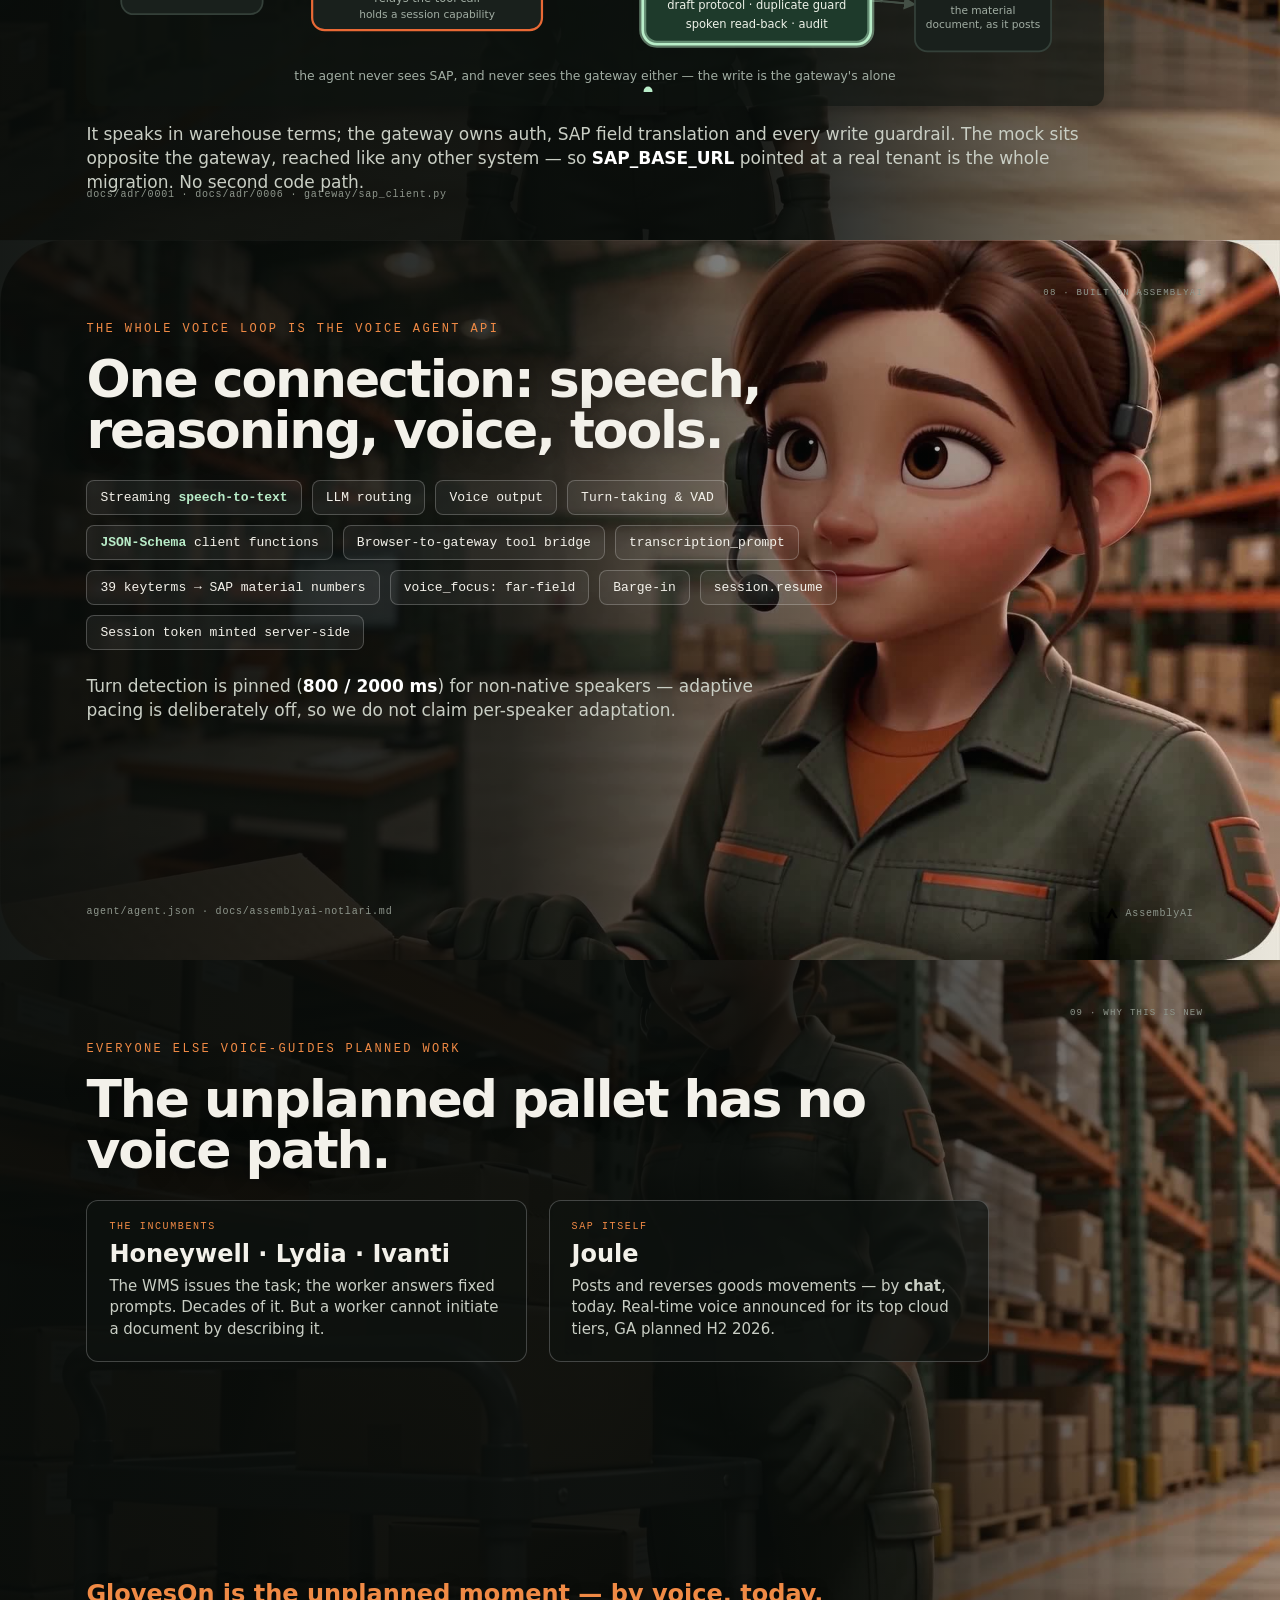
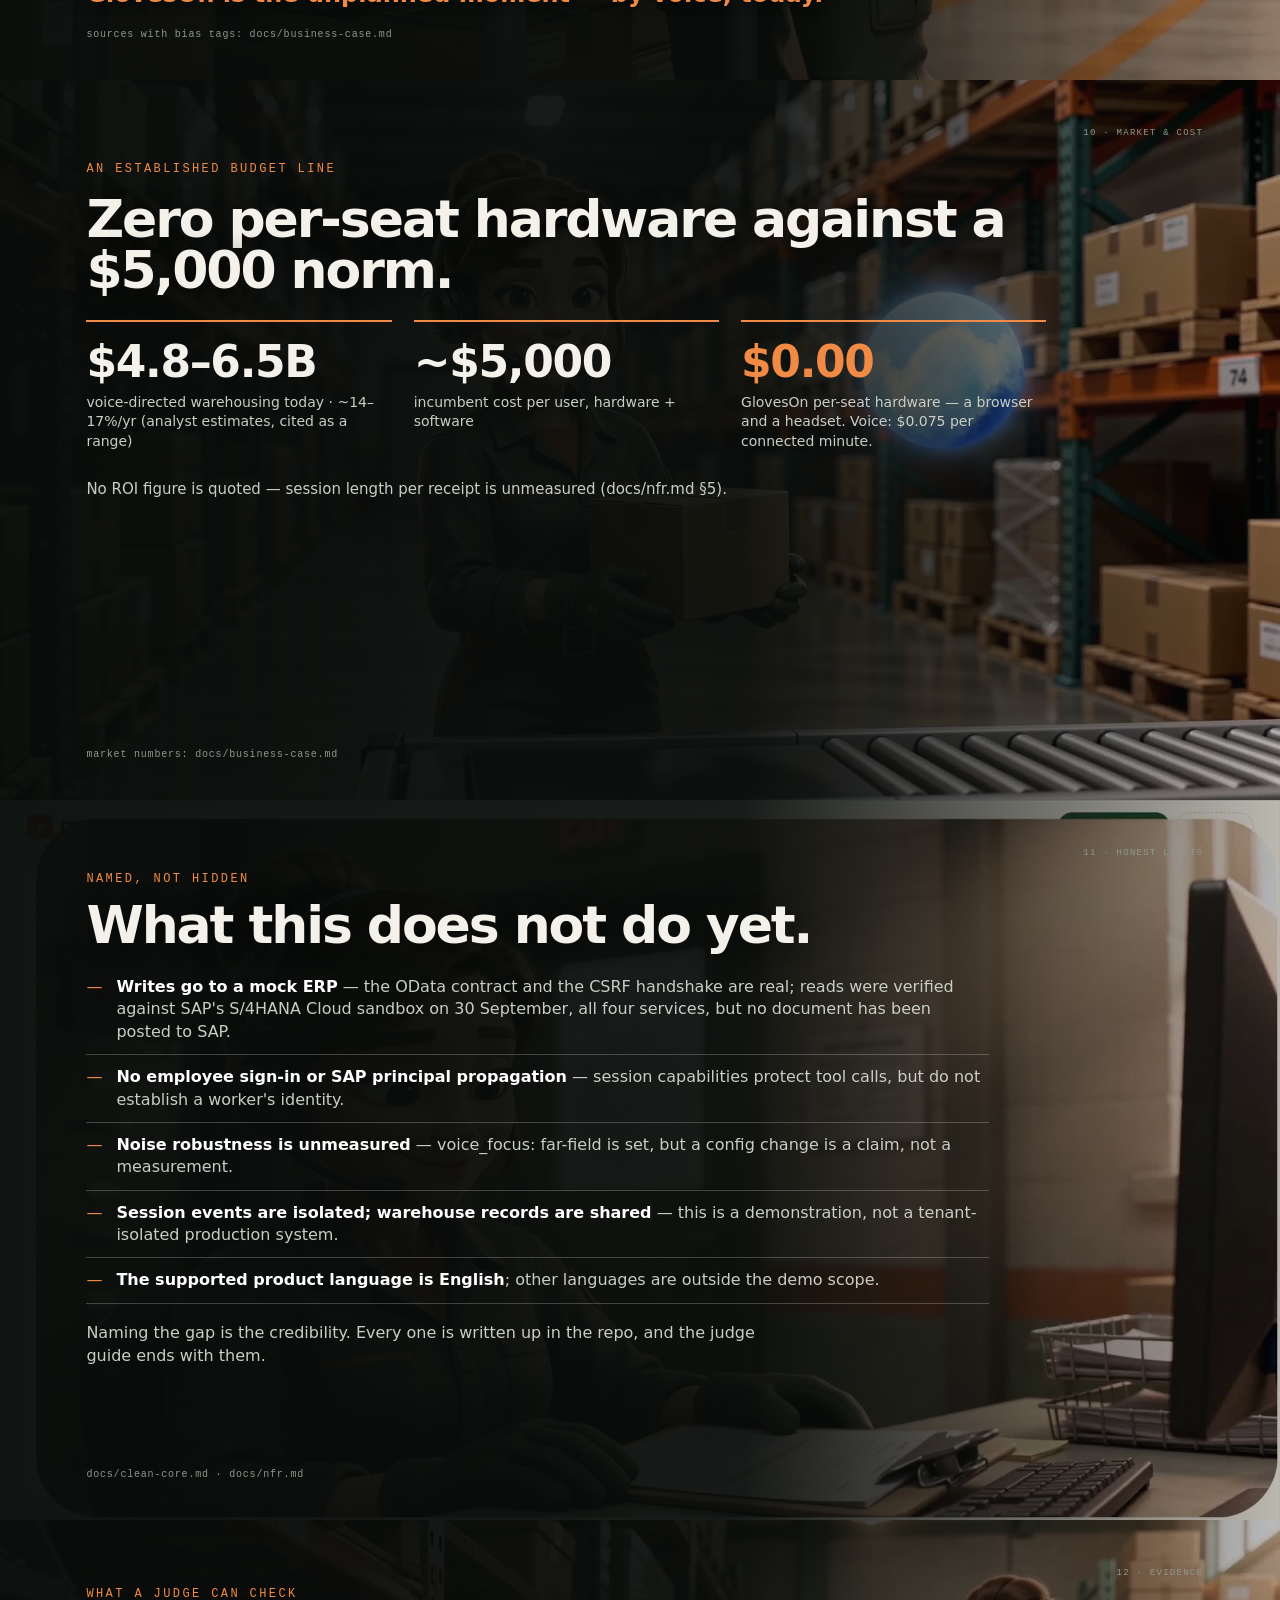
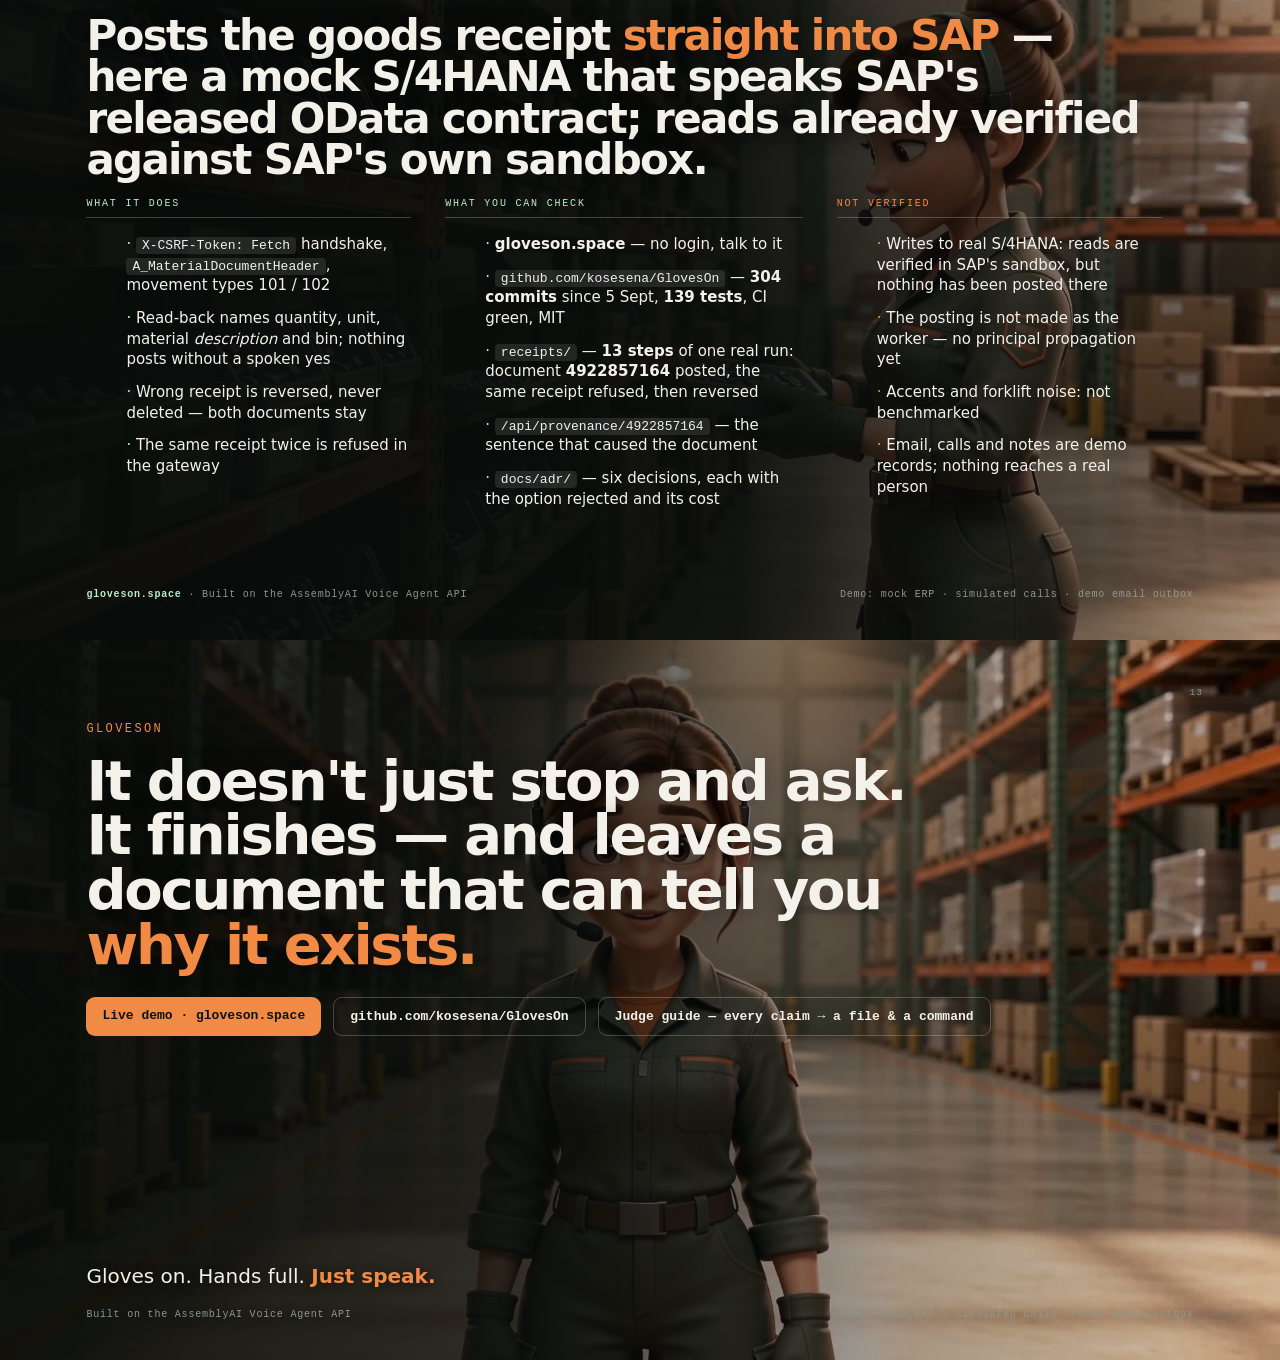
<file: submission/slides-cinematic.html>
<!doctype html><html lang="en"><head><meta charset="utf-8"><title>GlovesOn — deck (cinematic)</title>
<style>
 @page { size: 13.333in 7.5in; margin: 0; }
 *{ margin:0; box-sizing:border-box; -webkit-print-color-adjust:exact; print-color-adjust:exact; }
 :root{ --orange:#f08a45; --orange2:#ce5428; --mint:#b9edc9; --ink:#f3f1ea; --muted:#c9cec4; --dim:#8f978d; --line:rgba(255,255,255,.22);
   --mono:"SF Mono",ui-monospace,Menlo,Consolas,monospace; --sans:-apple-system,system-ui,"Segoe UI",Roboto,sans-serif; }
 html,body{ font-family:var(--sans); color:var(--ink); background:#0e1310; }
 .slide{ position:relative; width:13.333in; height:7.5in; overflow:hidden; page-break-after:always; break-after:page; background:#0e1310; }
 .slide:last-child{ page-break-after:auto; }
 .bg{ position:absolute; inset:0; width:100%; height:100%; object-fit:cover; }
 .shade{ position:absolute; inset:0; background:linear-gradient(90deg,rgba(8,12,10,.94) 0%,rgba(8,12,10,.82) 40%,rgba(8,12,10,.28) 70%,rgba(8,12,10,.05) 100%); }
 .shade.full{ background:linear-gradient(90deg,rgba(8,12,10,.96) 0%,rgba(8,12,10,.93) 58%,rgba(8,12,10,.55) 82%,rgba(8,12,10,.25) 100%); }
 .shade.top{ background:linear-gradient(180deg,rgba(8,12,10,.92) 0%,rgba(8,12,10,.86) 55%,rgba(8,12,10,.35) 100%); }
 .txt{ position:absolute; left:.9in; top:.85in; right:.9in; }
 .tag{ position:absolute; top:.5in; right:.8in; font:9px var(--mono); letter-spacing:.14em; color:var(--dim); }
 .k{ font:12px var(--mono); letter-spacing:.2em; text-transform:uppercase; color:var(--orange); }
 h1{ font-size:70px; font-weight:700; letter-spacing:-.04em; line-height:.98; margin:18px 0 24px; max-width:8.2in; text-shadow:0 2px 24px rgba(0,0,0,.45); }
 h1.s{ font-size:52px; max-width:9.6in; }
 h1 b{ color:var(--orange); font-weight:700; }
 .cap{ font-size:21px; line-height:1.42; color:var(--muted); max-width:7.4in; }
 .cap b{ color:#fff; font-weight:600; }
 .cap p+p{ margin-top:12px; }
 .punch{ position:absolute; left:.9in; right:.9in; bottom:.75in; font:600 24px var(--sans); color:var(--orange); text-shadow:0 2px 12px rgba(0,0,0,.6); max-width:9in; }
 .foot{ position:absolute; left:.9in; right:.9in; bottom:.42in; display:flex; justify-content:space-between; font:10px var(--mono); letter-spacing:.08em; color:var(--dim); }
 .foot b{ color:var(--mint); font-weight:600; }
 .aai{ height:1.3em; aspect-ratio:161/28; display:inline-block; vertical-align:middle; opacity:.9; filter:invert(1) brightness(1.4); }
 .cover{ background:#f6e5ce; } .cover img{ width:100%; height:100%; object-fit:cover; }
 /* exchange */
 .x{ font:17px/1.75 var(--mono); border-left:3px solid var(--orange); padding-left:18px; max-width:8in; color:var(--ink); }
 .x .r b{ display:inline-block; width:84px; color:var(--dim); font:600 10px var(--mono); letter-spacing:.14em; }
 .x .g{ color:var(--mint); } .x .out{ margin-top:12px; padding-top:12px; border-top:1px solid var(--line); color:var(--orange); font-weight:600; }
 /* shift table */
 .shift{ display:grid; grid-template-columns:1fr 1fr; gap:0 44px; max-width:9.2in; margin-top:6px; }
 .shift .r{ display:flex; justify-content:space-between; align-items:center; padding:9px 0; border-bottom:1px solid var(--line); font-size:17px; }
 .shift .r span:last-child{ font:600 9px var(--mono); letter-spacing:.14em; padding:3px 8px; border-radius:4px; }
 .un{ background:rgba(255,255,255,.12); color:#e6e9e3; } .gone{ background:rgba(240,138,69,.2); color:var(--orange); } .voice{ background:rgba(185,237,201,.18); color:var(--mint); } .new{ background:#fff; color:#0e1310; }
 /* guardrails */
 .pts{ display:grid; gap:12px; max-width:8.4in; }
 .pt{ display:grid; grid-template-columns:34px 1fr; gap:14px; align-items:start; }
 .pt .n{ width:30px; height:30px; border-radius:50%; background:var(--orange); color:#0e1310; font:700 14px var(--mono); display:grid; place-items:center; margin-top:2px; }
 .pt b{ font-size:19px; display:block; } .pt p{ font-size:15px; line-height:1.4; color:var(--muted); margin-top:2px; }
 /* chips */
 .chips{ display:flex; flex-wrap:wrap; gap:10px; max-width:8.6in; }
 .chip{ font:13px var(--mono); padding:9px 13px; border:1px solid var(--line); border-radius:8px; background:rgba(255,255,255,.06); color:var(--ink); }
 .chip b{ color:var(--mint); font-weight:600; }
 /* cards */
 .cards{ display:grid; grid-template-columns:1fr 1fr; gap:22px; max-width:9.4in; }
 .card{ border:1px solid var(--line); border-radius:12px; padding:20px 22px; background:rgba(14,19,16,.72); }
 .card .who{ font:10px var(--mono); letter-spacing:.16em; color:var(--orange); text-transform:uppercase; }
 .card h3{ font-size:24px; margin:8px 0 8px; } .card p{ font-size:15px; line-height:1.45; color:var(--muted); }
 .nums{ display:grid; grid-template-columns:1fr 1fr 1fr; gap:22px; max-width:10in; }
 .num{ border-top:2px solid var(--orange); padding-top:14px; }
 .num .v{ font:700 44px var(--sans); letter-spacing:-.03em; } .num p{ font-size:14px; line-height:1.4; color:var(--muted); margin-top:6px; }
 .lim .row{ display:flex; gap:14px; padding:11px 0; border-bottom:1px solid var(--line); font-size:16px; line-height:1.4; max-width:9.4in; color:var(--muted); }
 .lim .row:before{ content:"—"; color:var(--orange); flex:none; } .lim b{ color:#fff; }
 .cols{ display:grid; grid-template-columns:1fr 1.1fr 1fr; gap:34px; max-width:11.2in; margin-top:6px; }
 .cols h3{ font:10px var(--mono); letter-spacing:.18em; text-transform:uppercase; color:var(--mint); margin-bottom:10px; padding-bottom:8px; border-bottom:1px solid var(--line); }
 .cols h3.red{ color:var(--orange); } .cols li{ list-style:none; font-size:15px; line-height:1.38; padding:6px 0; color:var(--ink); }
 .cols li:before{ content:"· "; color:var(--mint); } .cols .red li:before{ color:var(--orange); }
 .cols code{ font:13px var(--mono); background:rgba(255,255,255,.1); padding:1px 6px; border-radius:4px; }
 .links{ display:flex; gap:12px; flex-wrap:wrap; margin-top:20px; }
 .link{ font:600 13px var(--mono); padding:11px 16px; border-radius:9px; background:var(--orange); color:#0e1310; }
 .link.ghost{ background:transparent; color:var(--ink); border:1.5px solid var(--line); }
 .shot{ border-radius:12px; border:1px solid var(--line); box-shadow:0 20px 50px rgba(0,0,0,.5); }
</style></head><body>
<svg width="0" height="0" style="position:absolute" aria-hidden="true"><defs><symbol id="aai" viewBox="0 0 24 24"><path d="M12 3 2 21h5l5-9 5 9h5L12 3z" fill="#fff"/></symbol></defs></svg>

<!-- 1 · COVER -->
<section class="slide"><img class="bg" src="stills/box-front.jpg" alt="" style="transform:scale(1.28) translate(19%,5%);transform-origin:center"><div class="shade" style="background:linear-gradient(90deg,rgba(8,12,10,.95) 0%,rgba(8,12,10,.85) 38%,rgba(8,12,10,.35) 62%,rgba(8,12,10,.05) 100%)"></div>
 <div class="txt" style="top:1.05in"><div style="display:flex;align-items:center;gap:14px;margin-bottom:34px"><span style="width:46px;height:46px;border-radius:12px;background:linear-gradient(150deg,#f0803e,#d8542a);display:grid;place-items:center;color:#fff;font-size:24px">↗</span><span style="font-size:30px;font-weight:700;letter-spacing:-.03em">GlovesOn</span></div>
 <div class="k">Work flows. Just speak.</div>
 <h1 style="font-size:92px;line-height:.94;margin:18px 0 26px;max-width:7in">Gloves on.<br>Hands full.<br><b>Just speak.</b></h1>
 <div class="cap" style="font-size:22px;max-width:6.4in">Speak a goods receipt. Review and confirm it. It posts into <b>SAP</b> — a mock S/4HANA behind SAP's released OData API.</div></div>
 <div class="foot"><span>Goods receipt · Stock · Reversal · SAP OData</span><span>AssemblyAI Voice Agent Hackathon · September 2026</span></div></section>

<!-- 2 · THE WORKER -->
<section class="slide"><img class="bg" src="stills/pallet-legs.jpg" alt=""><div class="shade"></div><span class="tag">02 · THE WORKER</span>
 <div class="txt"><div class="k">Receiving dock · morning shift</div><h1>Lena has both hands under a box.</h1>
 <div class="cap"><p>The pallet landed four minutes ago and it is on no one's books yet. Until that delivery is a document in SAP, the company does not know it owns the goods — <b>purchasing chases it, production plans without it.</b></p></div></div>
 <div class="punch">Booking it costs Lena a walk: gloves off, across the floor, to a shared terminal. Every delivery, every shift.</div>
 <div class="foot"><span>GlovesOn · AssemblyAI Voice Agent Hackathon · 2026</span><span></span></div></section>

<!-- 3 · THE SHIFT -->
<section class="slide"><img class="bg" src="stills/aisle-boxes.jpg" alt=""><div class="shade full"></div><span class="tag">03 · THE SHIFT</span>
 <div class="txt"><div class="k">What this touches — and what it does not</div><h1 class="s" style="margin-bottom:16px">A shift is a bundle of tasks.</h1>
 <div class="shift">
  <div><div class="r"><span>Unload the pallet</span><span class="un">UNTOUCHED</span></div><div class="r"><span>Check the packing slip</span><span class="un">UNTOUCHED</span></div><div class="r"><span>Set damaged cartons aside</span><span class="un">UNTOUCHED</span></div><div class="r"><span>Take the gloves off</span><span class="gone">GONE</span></div><div class="r"><span>Walk to the shared terminal</span><span class="gone">GONE</span></div></div>
  <div><div class="r"><span>Type the material number</span><span class="gone">GONE</span></div><div class="r"><span>Look up which bin it goes to</span><span class="voice">AUTOMATIC</span></div><div class="r"><span>Post the goods receipt</span><span class="voice">BY VOICE</span></div><div class="r"><span>Correct a wrong posting</span><span class="voice">BY VOICE</span></div><div class="r"><span>Hear the line before it is true</span><span class="new">NEW</span></div></div>
 </div></div>
 <div class="punch">GlovesOn cannot unload the pallet. It removes the three tasks that exist only because the record lives on a screen — and adds one worth doing.</div>
 <div class="foot"><span>GlovesOn · AssemblyAI Voice Agent Hackathon · 2026</span><span></span></div></section>

<!-- 4 · THE SOLUTION -->
<section class="slide"><img class="bg" src="stills/box-side.jpg" alt=""><div class="shade"></div><span class="tag">04 · THE SOLUTION</span>
 <div class="txt"><div class="k">Say it. It posts.</div><h1>Both hands on the box.<br>The receipt <b>posts into SAP.</b></h1>
 <div class="x"><div class="r"><b>YOU</b>“Twenty pieces of material 4711 arrived.”</div><div class="r"><b>GLOVESON</b><span class="g">“Twenty pieces of Hex Bolt M8x40 Zinc Plated into bin A-03-02 — confirm?”</span></div><div class="r"><b>YOU</b>“Actually twelve.”</div><div class="r"><b>GLOVESON</b><span class="g">“Twelve pieces … into bin A-03-02 — confirm?”</span></div><div class="r"><b>YOU</b>“Yes.”</div><div class="out">→ Material document 4937706921 · movement 501 · stock 271 → 283</div></div></div>
 <div class="punch">A mock S/4HANA that speaks SAP's released OData contract; reads already verified against SAP's own sandbox. Hands never leave the box.</div>
 <div class="foot"><span>gloveson.space</span><span></span></div></section>

<!-- 5 · SEE IT WORK -->
<section class="slide"><img class="bg" src="stills/shelves-tray.jpg" alt=""><div class="shade full"></div><span class="tag">05 · SEE IT WORK</span>
 <div class="txt" style="top:.7in"><div class="k">Real screen · session of 15 September 2026</div><h1 class="s" style="margin:14px 0 16px;font-size:44px">A result you can review.</h1>
 <div style="display:grid;grid-template-columns:7.2in 1fr;gap:26px;align-items:start">
  <img class="shot" src="real-run-4937706921.png" alt="Material document 4937706921" style="width:100%;max-height:4.55in;object-fit:cover;object-position:top">
  <div class="cap" style="font-size:16px;line-height:1.42;max-width:none"><p>Material document <b>4937706921</b>, movement <b>501</b>, stock <b>271 → 283</b> — recorded through SAP's released OData path into the demo's mock S/4HANA, after the worker corrected twenty to twelve during the read-back.</p><p>The read-back names the <b>description</b>, not just the number — which is what lets a worker catch they are holding nuts, not bolts.</p><p>The card carries <b>the sentence that caused the document</b>. An earlier run, document 4922857164 with its refused duplicate and its reversal, is kept as JSON in <span style="font-family:var(--mono)">receipts/</span>.</p></div>
 </div></div>
 <div class="foot"><span>Actual demo screen, unedited · mock S/4HANA · no live SAP tenant · receipts/README.md</span><span></span></div></section>

<!-- 6 · THE DISCIPLINE -->
<section class="slide"><img class="bg" src="stills/hands-bolts.jpg" alt=""><div class="shade full"></div><span class="tag">06 · THE DISCIPLINE</span>
 <div class="txt" style="top:.7in"><div class="k">Asking is easy. Finishing is the hard part.</div><h1 class="s" style="margin:14px 0 18px">Five guardrails, each one deliberate.</h1>
 <div class="pts">
  <div class="pt"><span class="n">1</span><div><b>The read-back names four things.</b><p>Quantity, unit, material description, bin. The description is load-bearing.</p></div></div>
  <div class="pt"><span class="n">2</span><div><b>Writes require a confirmed draft.</b><p>The gateway validates the exact draft. Spoken consent is reported by the agent; results appear only after the tool returns.</p></div></div>
  <div class="pt"><span class="n">3</span><div><b>A duplicate is refused.</b><p>The same receipt within two minutes is caught — by a guard in the gateway, because real S/4HANA would accept it twice.</p></div></div>
  <div class="pt"><span class="n">4</span><div><b>Nothing is deleted — it is reversed.</b><p>A wrong receipt gets a reversal document, 102 against a 101. Both stay, because that is what a ledger is.</p></div></div>
  <div class="pt"><span class="n">5</span><div><b>Every document answers why it exists.</b><p>Click a posted row: the sentence the worker confirmed, and the second it happened.</p></div></div>
 </div></div>
 <div class="foot"><span>Reasoning in full: docs/adr/0002-confirm-before-write.md</span><span></span></div></section>

<!-- 7 · ARCHITECTURE -->
<section class="slide"><img class="bg" src="stills/aisle-camera.jpg" alt="" style="object-position:right"><div class="shade full"></div><span class="tag">07 · ARCHITECTURE</span>
 <div class="txt" style="top:.7in"><div class="k">The agent never sees SAP</div><h1 class="s" style="margin:14px 0 18px">One boundary carries every guardrail.</h1>
 <img src="architecture-dark.svg" alt="Architecture" style="width:10.6in;display:block;border-radius:12px;background:rgba(14,19,16,.55);padding:14px">
 <div class="cap" style="margin-top:16px;font-size:17px;max-width:10.6in">It speaks in warehouse terms; the gateway owns auth, SAP field translation and every write guardrail. The mock sits opposite the gateway, reached like any other system — so <b>SAP_BASE_URL</b> pointed at a real tenant is the whole migration. No second code path.</div></div>
 <div class="foot"><span>docs/adr/0001 · docs/adr/0006 · gateway/sap_client.py</span><span></span></div></section>

<!-- 8 · BUILT ON ASSEMBLYAI -->
<section class="slide"><img class="bg" src="stills/desk-close.jpg" alt=""><div class="shade"></div><span class="tag">08 · BUILT ON ASSEMBLYAI</span>
 <div class="txt"><div class="k">The whole voice loop is the Voice Agent API</div><h1 class="s">One connection: speech, reasoning, voice, tools.</h1>
 <div class="chips"><div class="chip">Streaming <b>speech-to-text</b></div><div class="chip">LLM routing</div><div class="chip">Voice output</div><div class="chip">Turn-taking &amp; VAD</div><div class="chip"><b>JSON-Schema</b> client functions</div><div class="chip">Browser-to-gateway tool bridge</div><div class="chip">transcription_prompt</div><div class="chip">39 keyterms → SAP material numbers</div><div class="chip">voice_focus: far-field</div><div class="chip">Barge-in</div><div class="chip">session.resume</div><div class="chip">Session token minted server-side</div></div>
 <div class="cap" style="margin-top:24px;font-size:17px">Turn detection is pinned (<b>800 / 2000 ms</b>) for non-native speakers — adaptive pacing is deliberately off, so we do not claim per-speaker adaptation.</div></div>
 <div class="foot"><span>agent/agent.json · docs/assemblyai-notlari.md</span><span><svg class="aai" style="height:14px;width:14px"><use href="#aai"/></svg> AssemblyAI</span></div></section>

<!-- 9 · WHY THIS IS NEW -->
<section class="slide"><img class="bg" src="stills/trolley.jpg" alt=""><div class="shade full"></div><span class="tag">09 · WHY THIS IS NEW</span>
 <div class="txt"><div class="k">Everyone else voice-guides planned work</div><h1 class="s">The unplanned pallet has no voice path.</h1>
 <div class="cards"><div class="card"><div class="who">The incumbents</div><h3>Honeywell · Lydia · Ivanti</h3><p>The WMS issues the task; the worker answers fixed prompts. Decades of it. But a worker cannot initiate a document by describing it.</p></div><div class="card"><div class="who">SAP itself</div><h3>Joule</h3><p>Posts and reverses goods movements — by <b>chat</b>, today. Real-time voice announced for its top cloud tiers, GA planned H2 2026.</p></div></div></div>
 <div class="punch">GlovesOn is the unplanned moment — by voice, today.</div>
 <div class="foot"><span>sources with bias tags: docs/business-case.md</span><span></span></div></section>

<!-- 10 · MARKET & COST -->
<section class="slide"><img class="bg" src="stills/box-front.jpg" alt="" style="object-position:right"><div class="shade full"></div><span class="tag">10 · MARKET &amp; COST</span>
 <div class="txt"><div class="k">An established budget line</div><h1 class="s">Zero per-seat hardware against a $5,000 norm.</h1>
 <div class="nums"><div class="num"><div class="v">$4.8–6.5B</div><p>voice-directed warehousing today · ~14–17%/yr (analyst estimates, cited as a range)</p></div><div class="num"><div class="v">~$5,000</div><p>incumbent cost per user, hardware + software</p></div><div class="num"><div class="v" style="color:var(--orange)">$0.00</div><p>GlovesOn per-seat hardware — a browser and a headset. Voice: $0.075 per connected minute.</p></div></div>
 <div class="cap" style="margin-top:28px;font-size:15px">No ROI figure is quoted — session length per receipt is unmeasured (docs/nfr.md §5).</div></div>
 <div class="foot"><span>market numbers: docs/business-case.md</span><span></span></div></section>

<!-- 11 · HONEST LIMITS -->
<section class="slide"><img class="bg" src="stills/desk-monitor.jpg" alt="" style="object-position:right"><div class="shade full"></div><span class="tag">11 · HONEST LIMITS</span>
 <div class="txt" style="top:.75in"><div class="k">Named, not hidden</div><h1 class="s" style="margin:14px 0 14px">What this does not do yet.</h1>
 <div class="lim">
  <div class="row"><span><b>Writes go to a mock ERP</b> — the OData contract and the CSRF handshake are real; reads were verified against SAP's S/4HANA Cloud sandbox on 30 September, all four services, but no document has been posted to SAP.</span></div>
  <div class="row"><span><b>No employee sign-in or SAP principal propagation</b> — session capabilities protect tool calls, but do not establish a worker's identity.</span></div>
  <div class="row"><span><b>Noise robustness is unmeasured</b> — voice_focus: far-field is set, but a config change is a claim, not a measurement.</span></div>
  <div class="row"><span><b>Session events are isolated; warehouse records are shared</b> — this is a demonstration, not a tenant-isolated production system.</span></div>
  <div class="row"><span><b>The supported product language is English</b>; other languages are outside the demo scope.</span></div>
 </div>
 <div class="cap" style="margin-top:18px;font-size:16px">Naming the gap is the credibility. Every one is written up in the repo, and the judge guide ends with them.</div></div>
 <div class="foot"><span>docs/clean-core.md · docs/nfr.md</span><span></span></div></section>

<!-- 12 · EVIDENCE -->
<section class="slide"><img class="bg" src="stills/shelves-tray.jpg" alt="" style="object-position:right"><div class="shade full"></div><span class="tag">12 · EVIDENCE</span>
 <div class="txt" style="top:.7in"><div class="k">What a judge can check</div><h1 class="s" style="margin:14px 0 18px;font-size:42px;max-width:11in">Posts the goods receipt <b>straight into SAP</b> — here a mock S/4HANA that speaks SAP's released OData contract; reads already verified against SAP's own sandbox.</h1>
 <div class="cols">
  <div><h3>What it does</h3><ul><li><code>X-CSRF-Token: Fetch</code> handshake, <code>A_MaterialDocumentHeader</code>, movement types 101 / 102</li><li>Read-back names quantity, unit, material <em>description</em> and bin; nothing posts without a spoken yes</li><li>Wrong receipt is reversed, never deleted — both documents stay</li><li>The same receipt twice is refused in the gateway</li></ul></div>
  <div><h3>What you can check</h3><ul><li><b>gloveson.space</b> — no login, talk to it</li><li><code>github.com/kosesena/GlovesOn</code> — <b>304 commits</b> since 5 Sept, <b>139 tests</b>, CI green, MIT</li><li><code>receipts/</code> — <b>13 steps</b> of one real run: document <b>4922857164</b> posted, the same receipt refused, then reversed</li><li><code>/api/provenance/4922857164</code> — the sentence that caused the document</li><li><code>docs/adr/</code> — six decisions, each with the option rejected and its cost</li></ul></div>
  <div class="red"><h3 class="red">Not verified</h3><ul><li>Writes to real S/4HANA: reads are verified in SAP's sandbox, but nothing has been posted there</li><li>The posting is not made as the worker — no principal propagation yet</li><li>Accents and forklift noise: not benchmarked</li><li>Email, calls and notes are demo records; nothing reaches a real person</li></ul></div>
 </div></div>
 <div class="foot"><span><b>gloveson.space</b> · Built on the AssemblyAI Voice Agent API</span><span>Demo: mock ERP · simulated calls · demo email outbox</span></div></section>

<!-- 13 · CLOSE -->
<section class="slide"><img class="bg" src="stills/aisle-camera.jpg" alt=""><div class="shade"></div><span class="tag">13</span>
 <div class="txt"><div class="k">GlovesOn</div><h1 style="font-size:56px;max-width:8.6in">It doesn't just stop and ask. It finishes — and leaves a document that can tell you <b>why it exists.</b></h1>
 <div class="links"><span class="link">Live demo · gloveson.space</span><span class="link ghost">github.com/kosesena/GlovesOn</span><span class="link ghost">Judge guide — every claim → a file &amp; a command</span></div></div>
 <div class="punch" style="color:var(--ink);font-weight:500;font-size:20px">Gloves on. Hands full. <span style="color:var(--orange);font-weight:700">Just speak.</span></div>
 <div class="foot"><span>Built on the AssemblyAI Voice Agent API</span><span>Demo: mock ERP · simulated calls · demo email outbox</span></div></section>
</body></html>
</file>
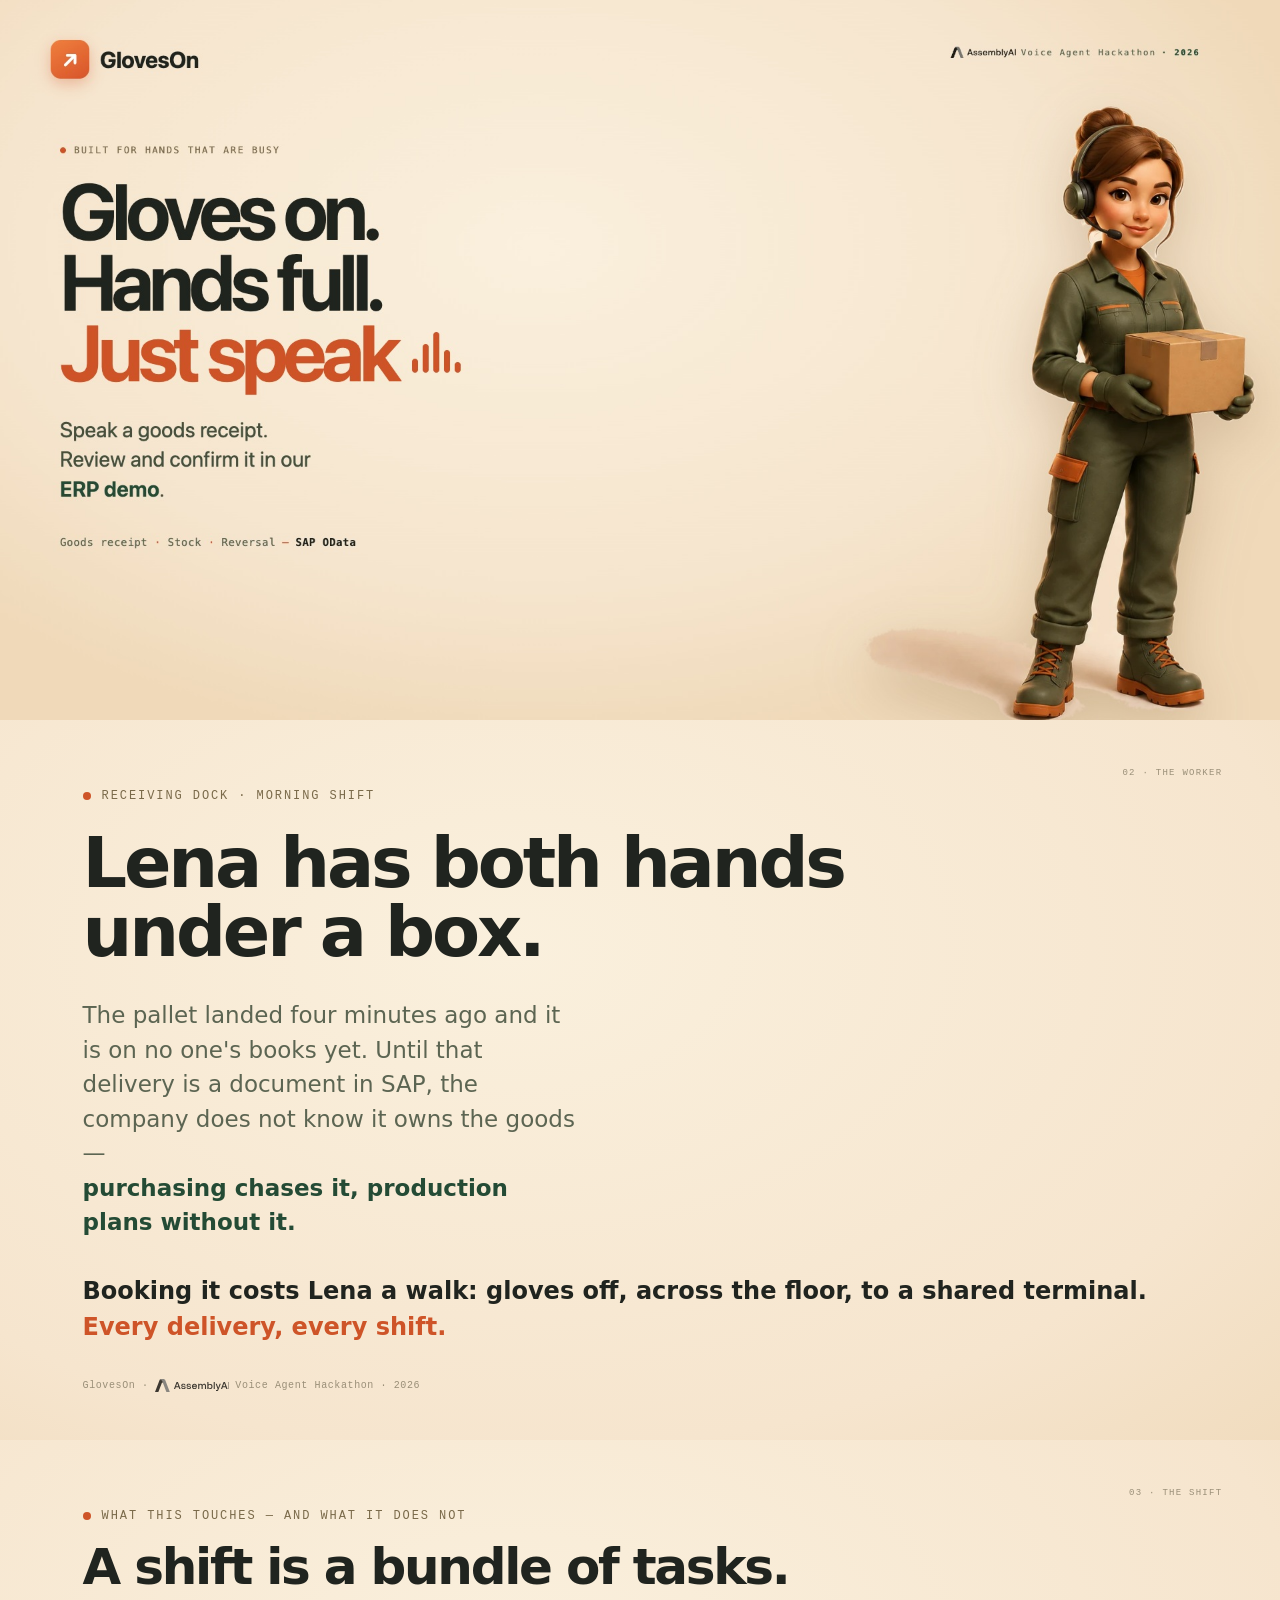
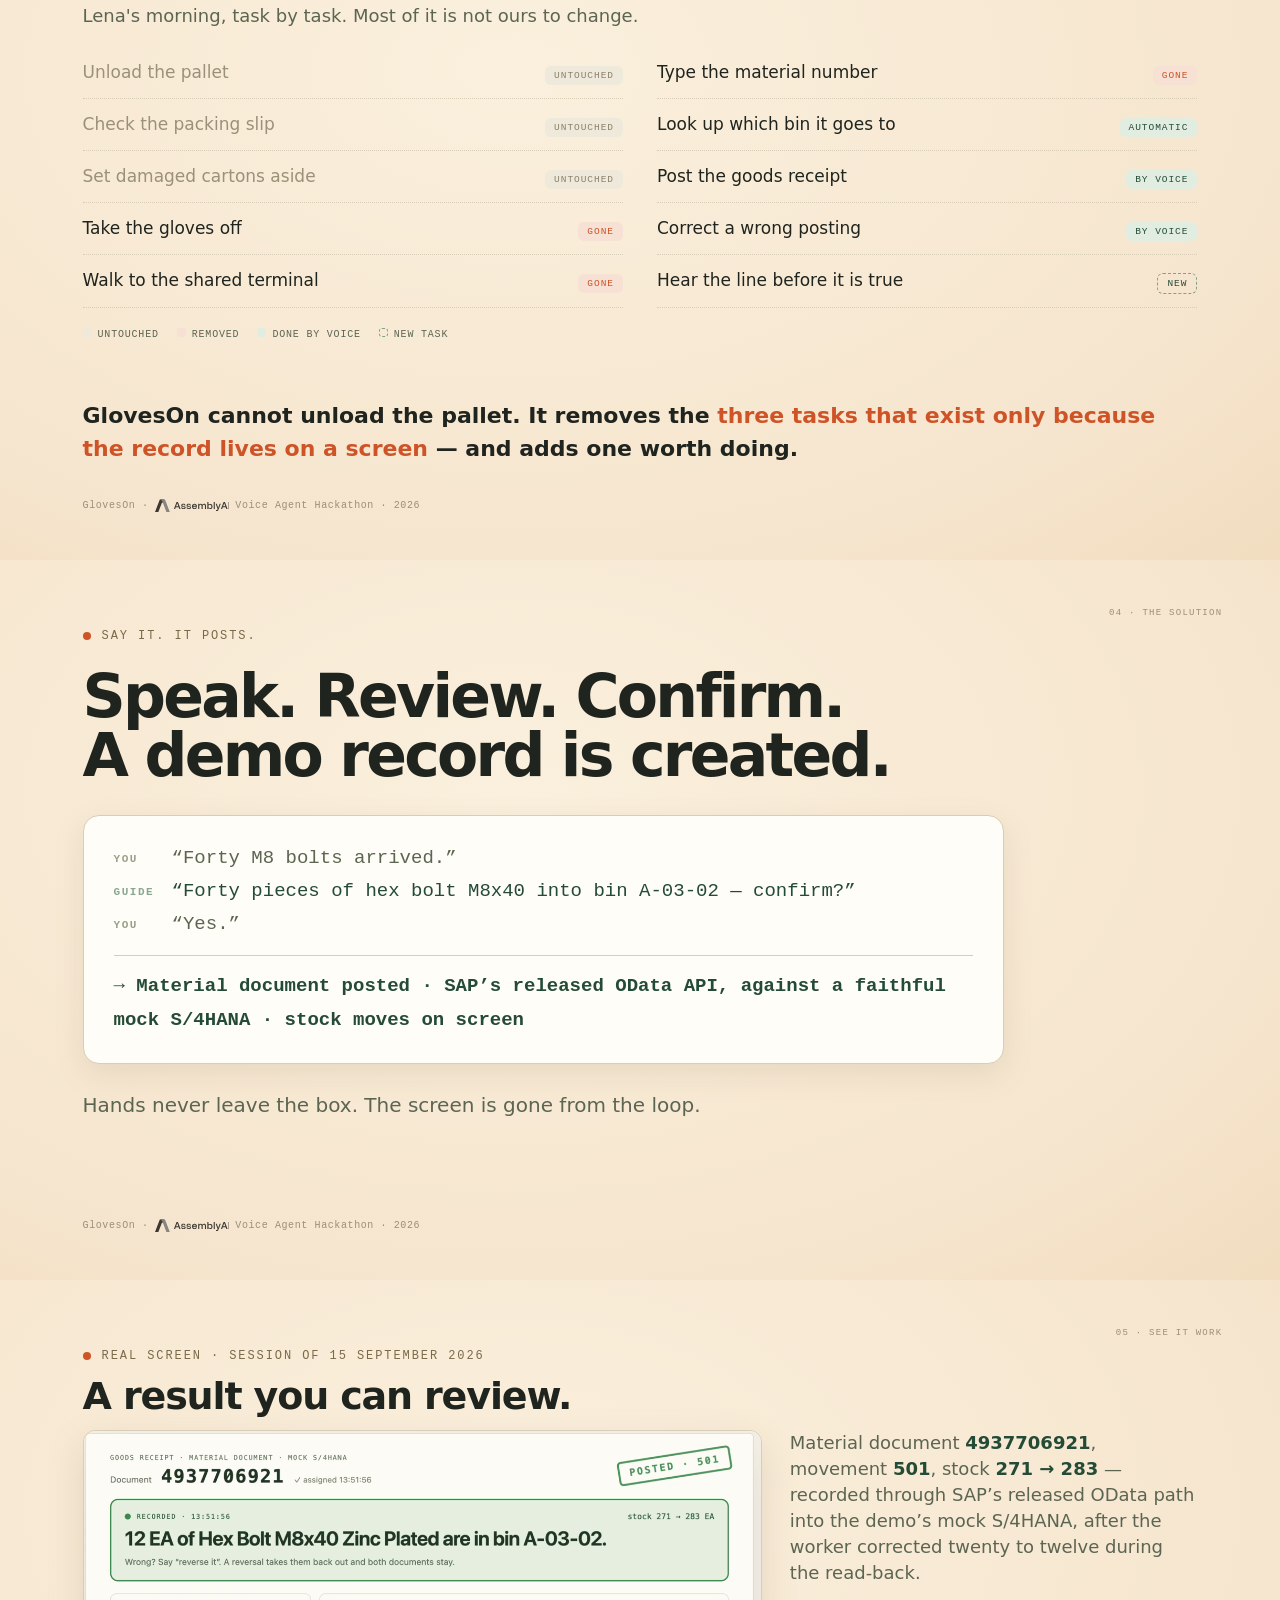
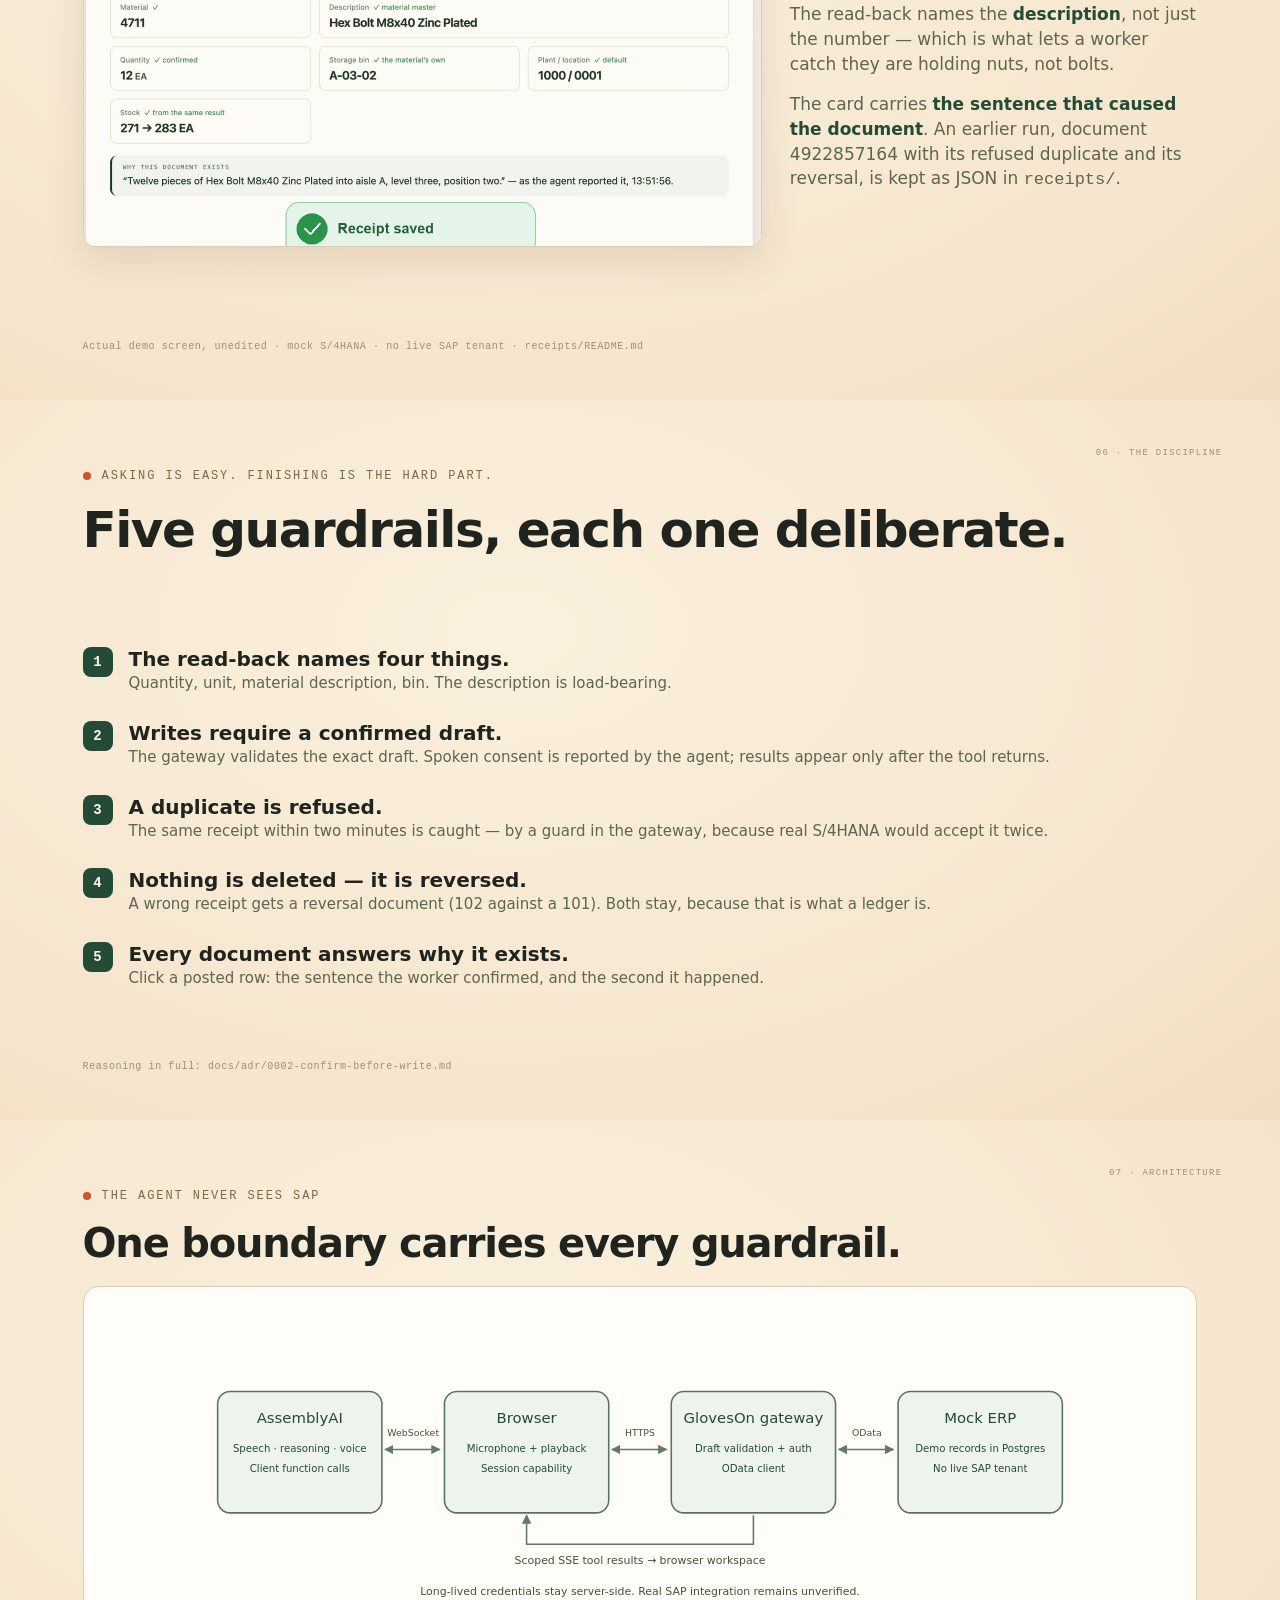
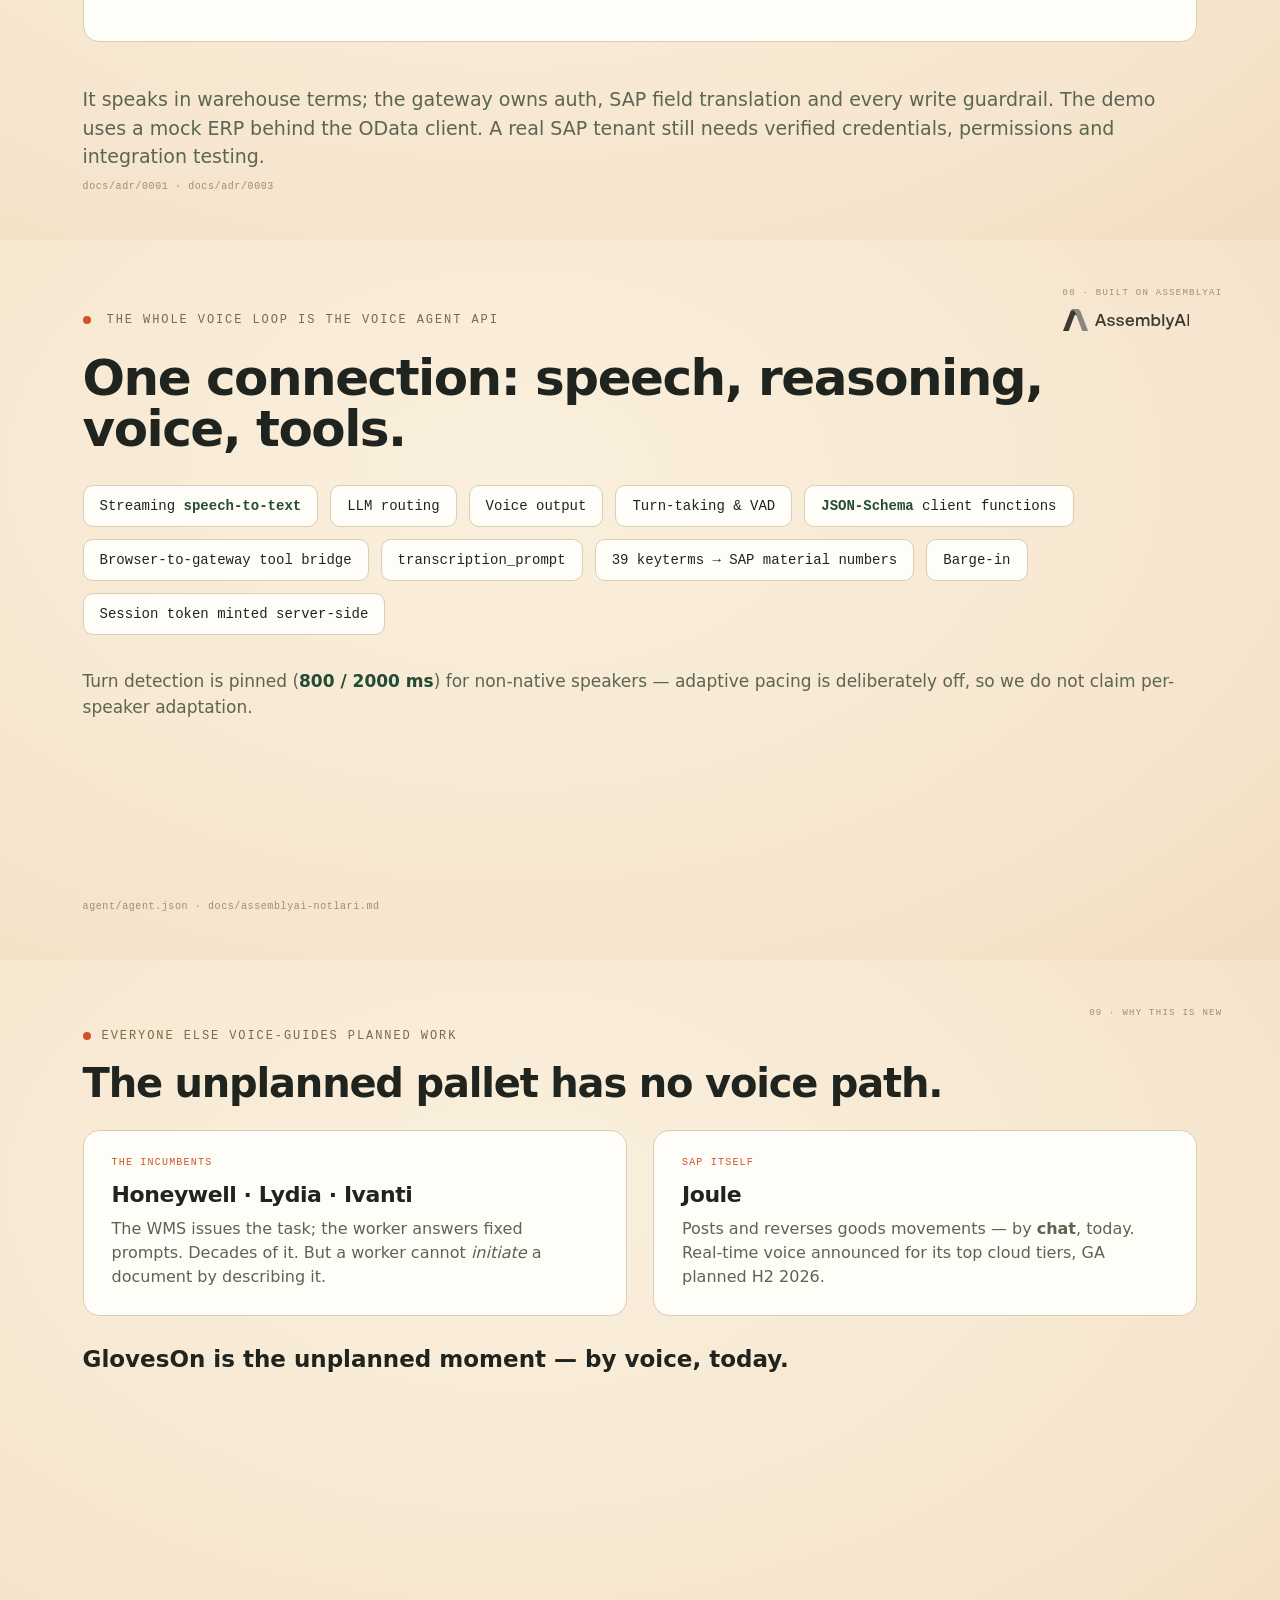
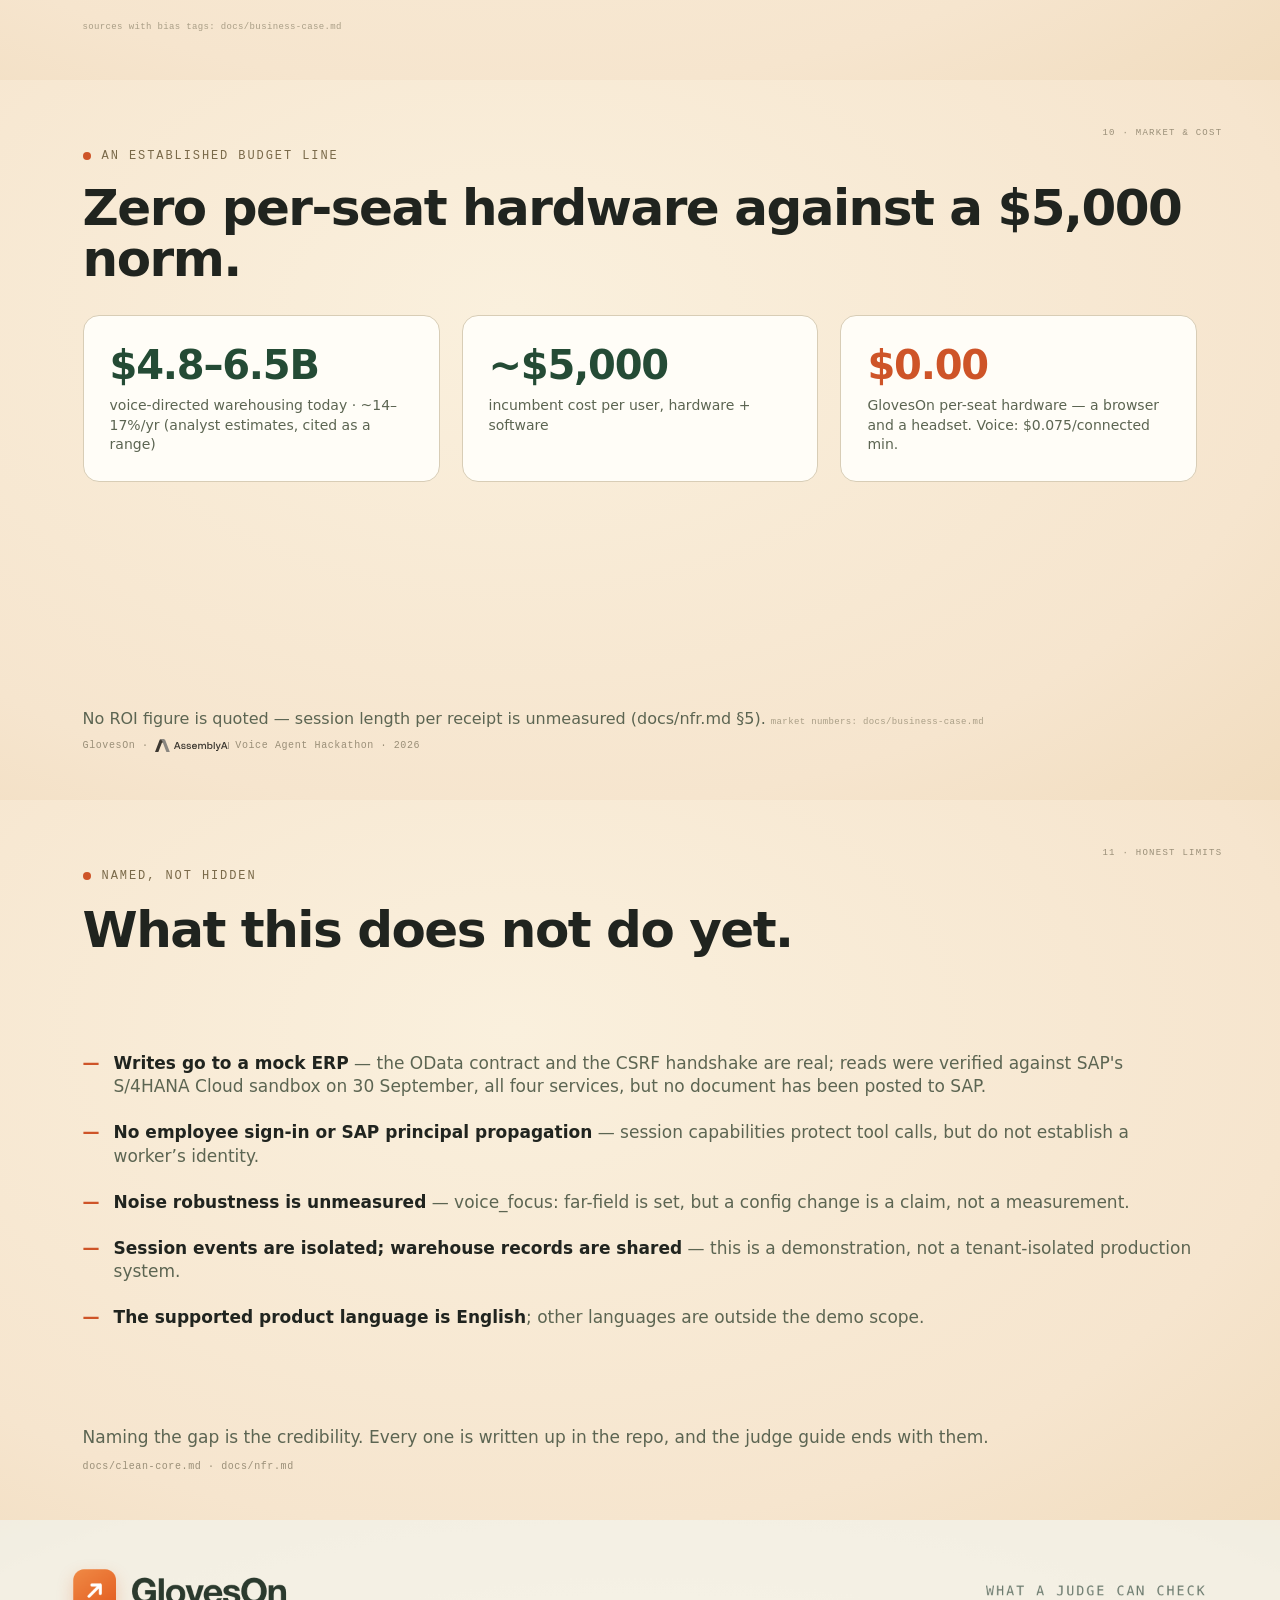
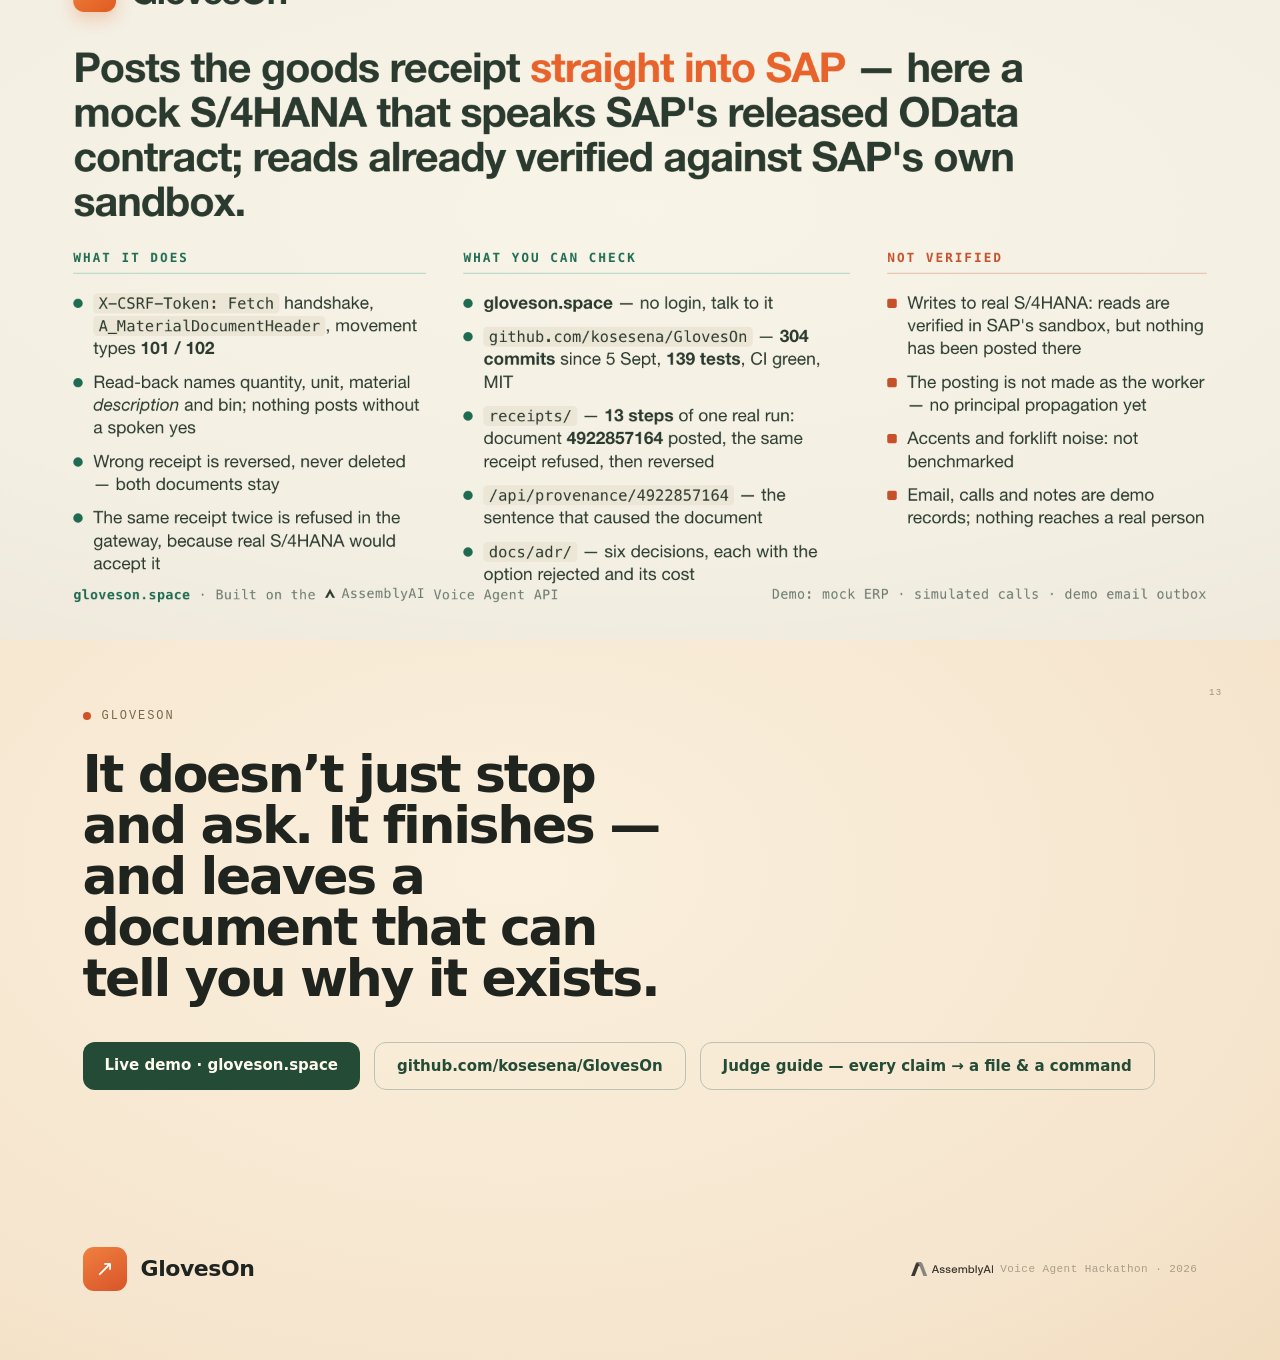
<file: submission/slides.html>
<!doctype html><html lang="en"><head><meta charset="utf-8"><title>GlovesOn — deck</title>
<style>
 @page { size: 13.333in 7.5in; margin: 0; }
 *{ margin:0; box-sizing:border-box; -webkit-print-color-adjust:exact; print-color-adjust:exact; }
 :root{
   --cream:#f6e5ce; --ground:#f4ead6; --ink:#20241f; --green:#244b35; --orange:#ce5428;
   --muted:#5c6552; --line:#d8cdb6; --paper:#fffdf7;
   --mono:"SF Mono",ui-monospace,Menlo,Consolas,monospace;
   --sans:-apple-system,system-ui,"Segoe UI",Roboto,sans-serif;
   /* dark console tokens, from the app's warehouse mode */
   --dbg:#151b18; --dpanel:#19201c; --dpanel2:#222c25; --dline:#344039;
   --dtext:#edf1e8; --dmuted:#a1ada3; --daccent:#b9edc9;
 }
 html,body{ font-family:var(--sans); color:var(--ink); }
 .slide{
   position:relative; width:13.333in; height:7.5in; overflow:hidden;
   padding:0.72in 0.86in; page-break-after:always; break-after:page;
   background:radial-gradient(1200px 760px at 40% 32%,#faf0dd,#f6e5ce 66%,#efd9b9);
   display:flex; flex-direction:column;
 }
 .slide:last-child{ page-break-after:auto; }
 .tag{ position:absolute; top:0.5in; right:0.6in; font:9px var(--mono); letter-spacing:.14em; color:#9a8f78; }
 .kicker{ font:12px var(--mono); letter-spacing:.16em; color:#7a6a4a; text-transform:uppercase;
   display:flex; align-items:center; gap:11px; }
 .kicker:before{ content:''; width:8px; height:8px; border-radius:50%; background:var(--orange); flex:none; }
 h1{ font-weight:650; letter-spacing:-.045em; line-height:.98; }
 h2{ font-weight:650; letter-spacing:-.03em; line-height:1.02; font-size:50px; }
 .lede{ color:var(--muted); font-size:22px; line-height:1.5; }
 b.g{ color:var(--green); } b.o{ color:var(--orange); }
 .foot{ position:absolute; left:0.86in; bottom:0.5in; display:flex; align-items:center; gap:6px; font:10px var(--mono); letter-spacing:.06em; color:#9a8f78; }
 .aai{ height:1.3em; aspect-ratio:161/28; display:inline-block; opacity:.85; }
 .src{ font:9px var(--mono); color:#a99e86; letter-spacing:.04em; }

 /* cover */
 .cover{ padding:0; }
 .cover img{ width:100%; height:100%; object-fit:cover; }

 /* the read-back exchange, reused on 4 */
 .xchg{ background:var(--paper); border:1px solid var(--line); border-radius:16px; padding:26px 30px;
   font:19px/1.75 var(--mono); color:var(--ink); box-shadow:0 10px 30px rgba(138,113,83,.14); }
 .xchg .r{ color:var(--muted); }
 .xchg .r b{ display:inline-block; width:58px; color:#98a08a; font:600 11px var(--mono); letter-spacing:.14em; vertical-align:1px; }
 .xchg .out{ margin-top:14px; padding-top:14px; border-top:1px solid var(--line); color:var(--green); font-weight:600; }

 /* dark console card, slides 5 + 6 */
 .console{ background:var(--dbg); border-radius:14px; color:var(--dtext); overflow:hidden;
   box-shadow:0 20px 50px rgba(20,27,24,.28); border:1px solid var(--dline); }
 .console .top{ display:flex; align-items:center; gap:12px; padding:14px 20px; border-bottom:1px solid var(--dline);
   font:11px var(--mono); letter-spacing:.1em; color:var(--dmuted); }
 .console .top .dot{ width:8px; height:8px; border-radius:50%; background:var(--daccent); box-shadow:0 0 10px var(--daccent); }
 .console .body{ display:grid; grid-template-columns:1fr 1fr; }
 .console .col{ padding:20px 22px; }
 .console .col+.col{ border-left:1px solid var(--dline); }
 .console .lbl{ font:10px var(--mono); letter-spacing:.14em; color:var(--dmuted); margin-bottom:12px; }
 .say{ font:16px/1.5 var(--mono); color:var(--dtext); }
 .say .q{ color:#fff; } .say .g{ color:var(--daccent); }
 .doc{ background:var(--paper); color:var(--ink); border-radius:10px; padding:16px 18px; font:13px/1.7 var(--mono); }
 .doc .stamp{ display:inline-block; margin-top:8px; padding:3px 10px; border:1.5px solid var(--green); color:var(--green);
   border-radius:5px; font-weight:700; letter-spacing:.08em; transform:rotate(-3deg); }
 .doc .row{ display:flex; justify-content:space-between; gap:16px; }
 .doc .row span:first-child{ color:#7d857a; }

 /* the discipline list, slide 6 */
 .pts{ display:grid; gap:26px; margin:auto 0; }
 .pt{ display:flex; gap:16px; align-items:flex-start; }
 .pt .n{ flex:none; width:30px; height:30px; border-radius:8px; background:var(--green); color:#fffaf0;
   display:grid; place-items:center; font:600 14px var(--mono); }
 .pt b{ font-size:20px; } .pt p{ color:var(--muted); font-size:15px; line-height:1.45; margin-top:2px; }

 /* The task bundle: a shift written out, each task tagged with what we do to
    it. The honest majority is UNTOUCHED, and that is the point — the three
    that vanish only exist because the record lives on a screen. */
 .bundle{ display:grid; grid-template-columns:1fr 1fr; gap:2px 34px; margin:14px 0 20px; }
 .task{ display:flex; align-items:baseline; gap:12px; font-size:17px; padding:13px 0;
        border-bottom:1px dotted var(--line); }
 .task span{ flex:1; color:var(--ink); }
 .task i{ font-style:normal; font:9.5px var(--mono); letter-spacing:.1em; padding:4px 9px;
          border-radius:6px; flex:none; white-space:nowrap; }
 .task.off span{ color:#9a9179; }
 .t-keep{ background:#efe9db; color:#8a8168; }
 .t-gone{ background:#f7e0d4; color:var(--orange); }
 .t-auto{ background:#e2ede2; color:var(--green); }
 .t-new { border:1px dashed #7fa389; color:var(--green); padding:3px 8px; }
 .legend{ display:flex; gap:18px; flex-wrap:wrap; font:10px var(--mono); letter-spacing:.08em;
          color:var(--muted); text-transform:uppercase; }
 .legend b{ display:inline-block; width:9px; height:9px; border-radius:3px; margin-right:6px; }
 /* chips, slide 8 */
 .chips{ display:flex; flex-wrap:wrap; gap:12px; }
 .chip{ background:var(--paper); border:1px solid var(--line); border-radius:10px; padding:12px 16px;
   font:14px var(--mono); color:var(--ink); }
 .chip b{ color:var(--green); }

 /* two columns, slide 9 */
 .cols{ display:grid; grid-template-columns:1fr 1fr; gap:26px; }
 .card{ background:var(--paper); border:1px solid var(--line); border-radius:16px; padding:26px 28px; }
 .card h3{ font-size:22px; letter-spacing:-.02em; margin-bottom:10px; }
 .card p{ color:var(--muted); font-size:16px; line-height:1.5; }
 .card .who{ font:10px var(--mono); letter-spacing:.12em; color:var(--orange); text-transform:uppercase; margin-bottom:14px; }

 /* metric row, slide 10 */
 .mrow{ display:grid; grid-template-columns:repeat(3,1fr); gap:22px; }
 .metric{ background:var(--paper); border:1px solid var(--line); border-radius:16px; padding:26px; }
 .metric .big{ font-size:40px; font-weight:650; letter-spacing:-.03em; color:var(--green); }
 .metric .big.o{ color:var(--orange); }
 .metric .cap{ color:var(--muted); font-size:14px; line-height:1.4; margin-top:8px; }

 /* limits, slide 11 */
 .lim{ display:grid; gap:22px; margin:auto 0; }
 .lim .row{ display:flex; gap:14px; align-items:flex-start; font-size:17px; line-height:1.4; }
 .lim .row:before{ content:'—'; color:var(--orange); font-weight:700; }
 .lim .row b{ color:var(--ink); } .lim .row span{ color:var(--muted); }

 /* close links */
 .links{ display:flex; gap:14px; flex-wrap:wrap; }
 .link{ background:var(--green); color:#fffaf0; border-radius:12px; padding:14px 22px; font:15px var(--sans); font-weight:600; }
 .link.ghost{ background:transparent; color:var(--green); border:1.5px solid #b9c3b0; }
</style></head><body>
<svg width="0" height="0" style="position:absolute" aria-hidden="true"><defs><symbol id="aai" viewBox="0 0 161 28"><g clip-path="url(#clip0_2831_53656)"><path fill-rule="evenodd" clip-rule="evenodd" d="M14.079 0C12.0495 0 10.2323 1.25675 9.50206 3.15886L0 27.8693H7.21783L14.6989 8.42363C14.8857 7.9481 15.3443 7.61693 15.8792 7.61693C16.4142 7.61693 16.8727 7.9481 17.0595 8.42363H18.0531V4.47505H16.2019L17.9257 0H14.0705L14.079 0Z" fill="#1D1B16"/><path fill-rule="evenodd" clip-rule="evenodd" d="M9.5016 3.15886C10.2064 1.33317 11.9132 0.101899 13.8323 0H14.0786H17.8148C19.8443 0 21.6615 1.25675 22.3918 3.15886L31.8939 27.8693H24.5486L15.3353 3.91461C14.8088 2.74277 13.637 1.92758 12.2783 1.92758C10.9197 1.92758 9.73937 2.75127 9.21289 3.9231L9.5016 3.16735V3.15886Z" fill="#777673"/><path d="M43.3409 21.5948L44.7505 17.8076H50.9663L52.3929 21.5948H55.0593L49.4039 6.26758H46.4318L40.751 21.5948H43.3324H43.3409ZM47.8499 8.98488L50.2785 15.6592H45.4468L47.8499 8.98488Z" fill="#1D1B16"/><path d="M56.2402 17.9012C56.3082 20.3298 58.3461 21.7309 61.3097 21.7309C63.993 21.7309 66.014 20.3723 66.014 18.2239C66.014 15.7274 63.9591 15.2009 61.4201 14.8952C59.8152 14.7169 58.7537 14.5895 58.7537 13.5366C58.7537 12.6365 59.6623 12.0675 61.0549 12.0675C62.4476 12.0675 63.3986 12.7893 63.526 13.8168H65.8272C65.6744 11.5156 63.7468 10.2503 61.0125 10.2503C58.3461 10.2249 56.461 11.609 56.461 13.7319C56.461 16.0501 58.4565 16.602 60.987 16.9077C62.7023 17.1285 63.7213 17.2134 63.7213 18.4192C63.7213 19.3193 62.7702 19.8883 61.3182 19.8883C59.6284 19.8883 58.6349 19.0561 58.5414 17.8928H56.2402V17.9012Z" fill="#1D1B16"/><path d="M67.7881 17.9012C67.856 20.3298 69.894 21.7309 72.8575 21.7309C75.5409 21.7309 77.5619 20.3723 77.5619 18.2239C77.5619 15.7274 75.5069 15.2009 72.9679 14.8952C71.363 14.7169 70.3016 14.5895 70.3016 13.5366C70.3016 12.6365 71.2102 12.0675 72.6028 12.0675C73.9954 12.0675 74.9465 12.7893 75.0738 13.8168H77.3751C77.2222 11.5156 75.2946 10.2503 72.5603 10.2503C69.894 10.2249 68.0089 11.609 68.0089 13.7319C68.0089 16.0501 70.0044 16.602 72.5349 16.9077C74.2502 17.1285 75.2691 17.2134 75.2691 18.4192C75.2691 19.3193 74.3181 19.8883 72.866 19.8883C71.1762 19.8883 70.1827 19.0561 70.0893 17.8928H67.7881V17.9012Z" fill="#1D1B16"/><path d="M85.2893 21.7299C88.0405 21.7299 89.9087 20.0401 90.2908 17.8323H87.9471C87.6244 19.0805 86.58 19.8023 85.1534 19.8023C83.3107 19.8023 82.1219 18.5541 82.054 16.652V16.4991H90.4182C90.4606 16.1934 90.4861 15.8877 90.4861 15.599C90.4182 12.3128 88.2783 10.2578 85.0685 10.2578C81.8587 10.2578 79.6084 12.559 79.6084 16.0151C79.6084 19.4712 81.7992 21.7299 85.2893 21.7299ZM82.1474 14.7668C82.3172 13.1704 83.5994 12.1599 85.0939 12.1599C86.7158 12.1599 87.8707 13.1025 88.066 14.7668H82.1474Z" fill="#1D1B16"/><path d="M105.796 10.2578C103.979 10.2578 102.722 11.0645 102 12.2958C101.329 10.8522 100.03 10.2578 98.5779 10.2578C96.9051 10.2833 95.954 11.0221 95.3256 11.8542L95.0624 10.3852H93.0244V21.594H95.3681V15.599C95.3681 13.6035 96.3616 12.2958 97.9665 12.2958C99.5714 12.2958 100.31 13.3233 100.31 15.2933V21.6025H102.671V15.5396C102.671 13.5271 103.69 12.2958 105.295 12.2958C106.815 12.2958 107.613 13.3233 107.613 15.2933V21.6025H109.957V15.1405C109.957 11.591 108.088 10.2578 105.796 10.2578Z" fill="#1D1B16"/><path d="M118.67 10.2586C116.954 10.2586 115.808 11.0483 115.069 12.0503V6.26758H112.726V21.5948H114.764L115.044 19.973C115.74 20.9835 116.929 21.7222 118.661 21.7222C121.693 21.7222 123.909 19.421 123.909 15.9904C123.909 12.3815 121.701 10.2586 118.661 10.2586H118.67ZM118.279 19.7352C116.326 19.7352 115.052 18.1812 115.052 15.9734C115.052 13.7656 116.334 12.2711 118.279 12.2711C120.224 12.2711 121.531 13.7996 121.531 15.9904C121.531 18.1812 120.232 19.7352 118.279 19.7352Z" fill="#1D1B16"/><path d="M126.439 21.5961H128.783V6.27734H126.439V21.6046V21.5961Z" fill="#1D1B16"/><path d="M134.932 21.6628L134.499 22.7582C134.15 23.6753 133.938 23.8961 133.021 23.8961H131.374V25.9765H133.887C135.509 25.9765 135.993 25.1698 136.681 23.3527L141.708 10.3945H139.211L136.197 18.9116L133.097 10.3945H130.609L134.923 21.6713L134.932 21.6628Z" fill="#1D1B16"/><path d="M144.577 21.5948L145.987 17.8076H152.203L153.629 21.5948H156.296L150.64 6.26758H147.668L141.987 21.5948H144.569H144.577ZM149.086 8.98488L151.515 15.6592H146.683L149.086 8.98488Z" fill="#1D1B16"/><path d="M158.512 21.5961H161V6.27734H158.512V21.6046V21.5961Z" fill="#1D1B16"/></g><defs><clipPath id="clip0_2831_53656"><rect width="161" height="27.8693" fill="white"/></clipPath></defs></symbol></defs></svg>

<!-- 1 · COVER -->
<section class="slide cover"><img src="cover-16x9-poster.jpg" alt="GlovesOn"></section>

<!-- 2 · PROBLEM -->
<section class="slide"><span class="tag">02 · THE WORKER</span>
 <div class="kicker">Receiving dock · morning shift</div>
 <h1 style="font-size:70px;margin:26px 0 32px">Lena has both hands<br>under a box.</h1>
 <div class="lede" style="max-width:34ch;font-size:23px">The pallet landed four minutes ago and it is on no one's books yet. Until that
   delivery is a document in SAP, the company does not know it owns the goods —<br><b class="g">purchasing chases it, production plans without it.</b></div>
 <div style="margin-top:auto;margin-bottom:26px"><div class="lede" style="color:var(--ink);font-weight:600;font-size:24px">Booking it costs Lena a walk: gloves off, across the floor, to a shared terminal. <b class="o">Every delivery, every shift.</b></div></div>
 <div class="foot">GlovesOn · <svg class="aai" role="img" aria-label="AssemblyAI"><use href="#aai"/></svg> Voice Agent Hackathon · 2026</div>
</section>

<!-- 3 · THE SHIFT AS A BUNDLE OF TASKS -->
<section class="slide"><span class="tag">03 · THE SHIFT</span>
 <div class="kicker">What this touches — and what it does not</div>
 <h1 style="font-size:50px;margin:20px 0 10px">A shift is a bundle of tasks.</h1>
 <div class="lede" style="font-size:18px;margin-bottom:6px">Lena's morning, task by task. Most of it is not ours to change.</div>
 <div class="bundle">
   <div class="task off"><span>Unload the pallet</span><i class="t-keep">UNTOUCHED</i></div>
   <div class="task"><span>Type the material number</span><i class="t-gone">GONE</i></div>
   <div class="task off"><span>Check the packing slip</span><i class="t-keep">UNTOUCHED</i></div>
   <div class="task"><span>Look up which bin it goes to</span><i class="t-auto">AUTOMATIC</i></div>
   <div class="task off"><span>Set damaged cartons aside</span><i class="t-keep">UNTOUCHED</i></div>
   <div class="task"><span>Post the goods receipt</span><i class="t-auto">BY VOICE</i></div>
   <div class="task"><span>Take the gloves off</span><i class="t-gone">GONE</i></div>
   <div class="task"><span>Correct a wrong posting</span><i class="t-auto">BY VOICE</i></div>
   <div class="task"><span>Walk to the shared terminal</span><i class="t-gone">GONE</i></div>
   <div class="task"><span>Hear the line before it is true</span><i class="t-new">NEW</i></div>
 </div>
 <div class="legend">
   <span><b style="background:#efe9db"></b>Untouched</span>
   <span><b style="background:#f7e0d4"></b>Removed</span>
   <span><b style="background:#e2ede2"></b>Done by voice</span>
   <span><b style="background:transparent;border:1px dashed #7fa389"></b>New task</span>
 </div>
 <div style="margin-top:auto;margin-bottom:26px"><div class="lede" style="color:var(--ink);font-weight:600;font-size:22px">GlovesOn cannot unload the pallet. It removes the <b class="o">three tasks that exist only because the record lives on a screen</b> — and adds one worth doing.</div></div>
 <div class="foot">GlovesOn · <svg class="aai" role="img" aria-label="AssemblyAI"><use href="#aai"/></svg> Voice Agent Hackathon · 2026</div>
</section>

<!-- 4 · SOLUTION -->
<section class="slide"><span class="tag">04 · THE SOLUTION</span>
 <div class="kicker">Say it. It posts.</div>
 <h1 style="font-size:60px;margin:24px 0 30px">Speak. Review. Confirm.<br>A demo record is created.</h1>
 <div class="xchg" style="max-width:9.6in">
   <div class="r"><b>YOU</b>“Forty M8 bolts arrived.”</div>
   <div class="r" style="color:var(--green)"><b style="color:#8aa891">GUIDE</b>“Forty pieces of hex bolt M8x40 into bin A-03-02 — confirm?”</div>
   <div class="r"><b>YOU</b>“Yes.”</div>
   <div class="out">→ Material document posted · SAP’s released OData API, against a faithful mock S/4HANA · stock moves on screen</div>
 </div>
 <div class="lede" style="margin-top:26px;font-size:20px">Hands never leave the box. The screen is gone from the loop.</div>
 <div class="foot">GlovesOn · <svg class="aai" role="img" aria-label="AssemblyAI"><use href="#aai"/></svg> Voice Agent Hackathon · 2026</div>
</section>

<!-- 5 · SEE IT WORK -->
<section class="slide"><span class="tag">05 · SEE IT WORK</span>
 <div class="kicker">Real screen · session of 15 September 2026</div>
 <h2 style="margin:14px 0 14px;font-size:38px">A result you can review.</h2>
 <div style="display:grid;grid-template-columns:1.25fr .75fr;gap:28px;align-items:start">
   <img src="real-run-4937706921.png" alt="Material document 4937706921 on the GlovesOn screen" style="width:100%;max-height:4.75in;object-fit:cover;object-position:top;border-radius:12px;border:1px solid var(--line);box-shadow:0 14px 36px rgba(138,113,83,.18)">
   <div>
     <div class="lede" style="font-size:18px;line-height:1.45">Material document <b class="g">4937706921</b>, movement <b class="g">501</b>, stock <b class="g">271 → 283</b> — recorded through SAP’s released OData path into the demo’s mock S/4HANA, after the worker corrected twenty to twelve during the read-back.</div>
     <div class="lede" style="font-size:17px;line-height:1.45;margin-top:16px">The read-back names the <b class="g">description</b>, not just the number — which is what lets a worker catch they are holding nuts, not bolts.</div>
     <div class="lede" style="font-size:17px;line-height:1.45;margin-top:16px">The card carries <b class="g">the sentence that caused the document</b>. An earlier run, document 4922857164 with its refused duplicate and its reversal, is kept as JSON in <span style="font-family:var(--mono)">receipts/</span>.</div>
   </div>
 </div>
 <div class="foot">Actual demo screen, unedited · mock S/4HANA · no live SAP tenant · receipts/README.md</div>
</section>

<!-- 6 · DISCIPLINE -->
<section class="slide"><span class="tag">06 · THE DISCIPLINE</span>
 <div class="kicker">Asking is easy. Finishing is the hard part.</div>
 <h2 style="margin:22px 0 30px">Five guardrails, each one deliberate.</h2>
 <div class="pts">
   <div class="pt"><span class="n">1</span><div><b>The read-back names four things.</b><p>Quantity, unit, material description, bin. The description is load-bearing.</p></div></div>
   <div class="pt"><span class="n">2</span><div><b>Writes require a confirmed draft.</b><p>The gateway validates the exact draft. Spoken consent is reported by the agent; results appear only after the tool returns.</p></div></div>
   <div class="pt"><span class="n">3</span><div><b>A duplicate is refused.</b><p>The same receipt within two minutes is caught — by a guard in the gateway, because real S/4HANA would accept it twice.</p></div></div>
   <div class="pt"><span class="n">4</span><div><b>Nothing is deleted — it is reversed.</b><p>A wrong receipt gets a reversal document (102 against a 101). Both stay, because that is what a ledger is.</p></div></div>
   <div class="pt"><span class="n">5</span><div><b>Every document answers why it exists.</b><p>Click a posted row: the sentence the worker confirmed, and the second it happened.</p></div></div>
 </div>
 <div class="foot">Reasoning in full: docs/adr/0002-confirm-before-write.md</div>
</section>

<!-- 7 · ARCHITECTURE -->
<section class="slide"><span class="tag">07 · ARCHITECTURE</span>
 <div class="kicker">The agent never sees SAP</div>
 <h2 style="margin:20px 0 22px;font-size:40px">One boundary carries every guardrail.</h2>
 <div style="background:var(--paper);border:1px solid var(--line);border-radius:16px;padding:26px 30px;text-align:center">
   <img src="architecture.svg" style="width:100%;max-height:3.1in;object-fit:contain" alt="architecture">
 </div>
 <div class="lede" style="margin-top:auto;font-size:19px">It speaks in warehouse terms; the gateway owns auth, SAP field translation and every write guardrail. The demo uses a mock ERP behind the OData client. A real SAP tenant still needs verified credentials, permissions and integration testing.</div>
 <div class="foot">docs/adr/0001 · docs/adr/0003</div>
</section>

<!-- 8 · ASSEMBLYAI -->
<section class="slide"><span class="tag">08 · BUILT ON ASSEMBLYAI</span>
 <div class="kicker" style="justify-content:flex-start;gap:16px">The whole voice loop is the Voice Agent API<svg class="aai" role="img" aria-label="AssemblyAI" style="height:22px;margin-left:auto;margin-right:8px"><use href="#aai"/></svg></div>
 <h2 style="margin:22px 0 30px">One connection: speech, reasoning, voice, tools.</h2>
 <div class="chips">
   <div class="chip">Streaming <b>speech-to-text</b></div>
   <div class="chip">LLM routing</div>
   <div class="chip">Voice output</div>
   <div class="chip">Turn-taking &amp; VAD</div>
   <div class="chip"><b>JSON-Schema</b> client functions</div>
   <div class="chip">Browser-to-gateway tool bridge</div>
   <div class="chip">transcription_prompt</div>
   <div class="chip">39 keyterms → SAP material numbers</div>
   <div class="chip">Barge-in</div>
   <div class="chip">Session token minted server-side</div>
 </div>
 <div class="lede" style="margin-top:34px;font-size:17px">Turn detection is pinned (<b class="g">800 / 2000&nbsp;ms</b>) for non-native speakers — adaptive pacing is deliberately off, so we do not claim per-speaker adaptation.</div>
 <div class="foot">agent/agent.json · docs/assemblyai-notlari.md</div>
</section>

<!-- 9 · WHY IT DOESN'T EXIST -->
<section class="slide"><span class="tag">09 · WHY THIS IS NEW</span>
 <div class="kicker">Everyone else voice-guides planned work</div>
 <h2 style="margin:20px 0 26px;font-size:40px">The unplanned pallet has no voice path.</h2>
 <div class="cols">
   <div class="card"><div class="who">The incumbents</div><h3>Honeywell · Lydia · Ivanti</h3><p>The WMS issues the task; the worker answers fixed prompts. Decades of it. But a worker cannot <i>initiate</i> a document by describing it.</p></div>
   <div class="card"><div class="who">SAP itself</div><h3>Joule</h3><p>Posts and reverses goods movements — by <b>chat</b>, today. Real-time voice announced for its top cloud tiers, GA planned H2 2026.</p></div>
 </div>
 <div class="lede" style="margin-top:26px;color:var(--ink);font-weight:600;font-size:23px">GlovesOn is the unplanned moment — by voice, today.</div>
 <div class="foot"><span class="src">sources with bias tags: docs/business-case.md</span></div>
</section>

<!-- 10 · MARKET + COST -->
<section class="slide"><span class="tag">10 · MARKET &amp; COST</span>
 <div class="kicker">An established budget line</div>
 <h2 style="margin:20px 0 30px">Zero per-seat hardware against a $5,000 norm.</h2>
 <div class="mrow">
   <div class="metric"><div class="big">$4.8–6.5B</div><div class="cap">voice-directed warehousing today · ~14–17%/yr (analyst estimates, cited as a range)</div></div>
   <div class="metric"><div class="big">~$5,000</div><div class="cap">incumbent cost per user, hardware + software</div></div>
   <div class="metric"><div class="big o">$0.00</div><div class="cap">GlovesOn per-seat hardware — a browser and a headset. Voice: $0.075/connected min.</div></div>
 </div>
 <div class="lede" style="margin-top:auto;font-size:16px">No ROI figure is quoted — session length per receipt is unmeasured (docs/nfr.md §5). <span class="src">market numbers: docs/business-case.md</span></div>
 <div class="foot">GlovesOn · <svg class="aai" role="img" aria-label="AssemblyAI"><use href="#aai"/></svg> Voice Agent Hackathon · 2026</div>
</section>

<!-- 11 · LIMITS -->
<section class="slide"><span class="tag">11 · HONEST LIMITS</span>
 <div class="kicker">Named, not hidden</div>
 <h2 style="margin:22px 0 30px">What this does not do yet.</h2>
 <div class="lim">
   <div class="row"><span><b>Writes go to a mock ERP</b> — the OData contract and the CSRF handshake are real; reads were verified against SAP's S/4HANA Cloud sandbox on 30 September, all four services, but no document has been posted to SAP.</span></div>
   <div class="row"><span><b>No employee sign-in or SAP principal propagation</b> — session capabilities protect tool calls, but do not establish a worker’s identity.</span></div>
   <div class="row"><span><b>Noise robustness is unmeasured</b> — voice_focus: far-field is set, but a config change is a claim, not a measurement.</span></div>
   <div class="row"><span><b>Session events are isolated; warehouse records are shared</b> — this is a demonstration, not a tenant-isolated production system.</span></div>
   <div class="row"><span><b>The supported product language is English</b>; other languages are outside the demo scope.</span></div>
 </div>
 <div class="lede" style="margin-top:30px;font-size:17px">Naming the gap is the credibility. Every one is written up in the repo, and the judge guide ends with them.</div>
 <div class="foot">docs/clean-core.md · docs/nfr.md</div>
</section>

<!-- 12 · EVIDENCE -->
<section class="slide cover"><img src="evidence-card-16x9.png" alt="What a judge can check"></section>

<!-- 13 · CLOSE -->
<section class="slide"><span class="tag">13</span>
 <div class="kicker">GlovesOn</div>
 <h1 style="font-size:52px;margin:26px 0 24px;max-width:16ch">It doesn’t just stop and ask. It finishes — and leaves a document that can tell you why it exists.</h1>
 <div class="links" style="margin-top:14px">
   <span class="link">Live demo · gloveson.space</span>
   <span class="link ghost">github.com/kosesena/GlovesOn</span>
   <span class="link ghost">Judge guide — every claim → a file &amp; a command</span>
 </div>
 <div style="margin-top:auto;display:flex;align-items:center;gap:14px">
   <span style="width:44px;height:44px;border-radius:11px;background:linear-gradient(150deg,#f0803e,#d8542a);display:grid;place-items:center;color:#fff;font-size:22px">↗</span>
   <span style="font-weight:700;font-size:22px;letter-spacing:-.02em">GlovesOn</span>
   <span class="src" style="margin-left:auto;font-size:11px;display:flex;align-items:center;gap:7px"><svg class="aai" role="img" aria-label="AssemblyAI"><use href="#aai"/></svg> Voice Agent Hackathon · 2026</span>
 </div>
</section>

</body></html>
</file>
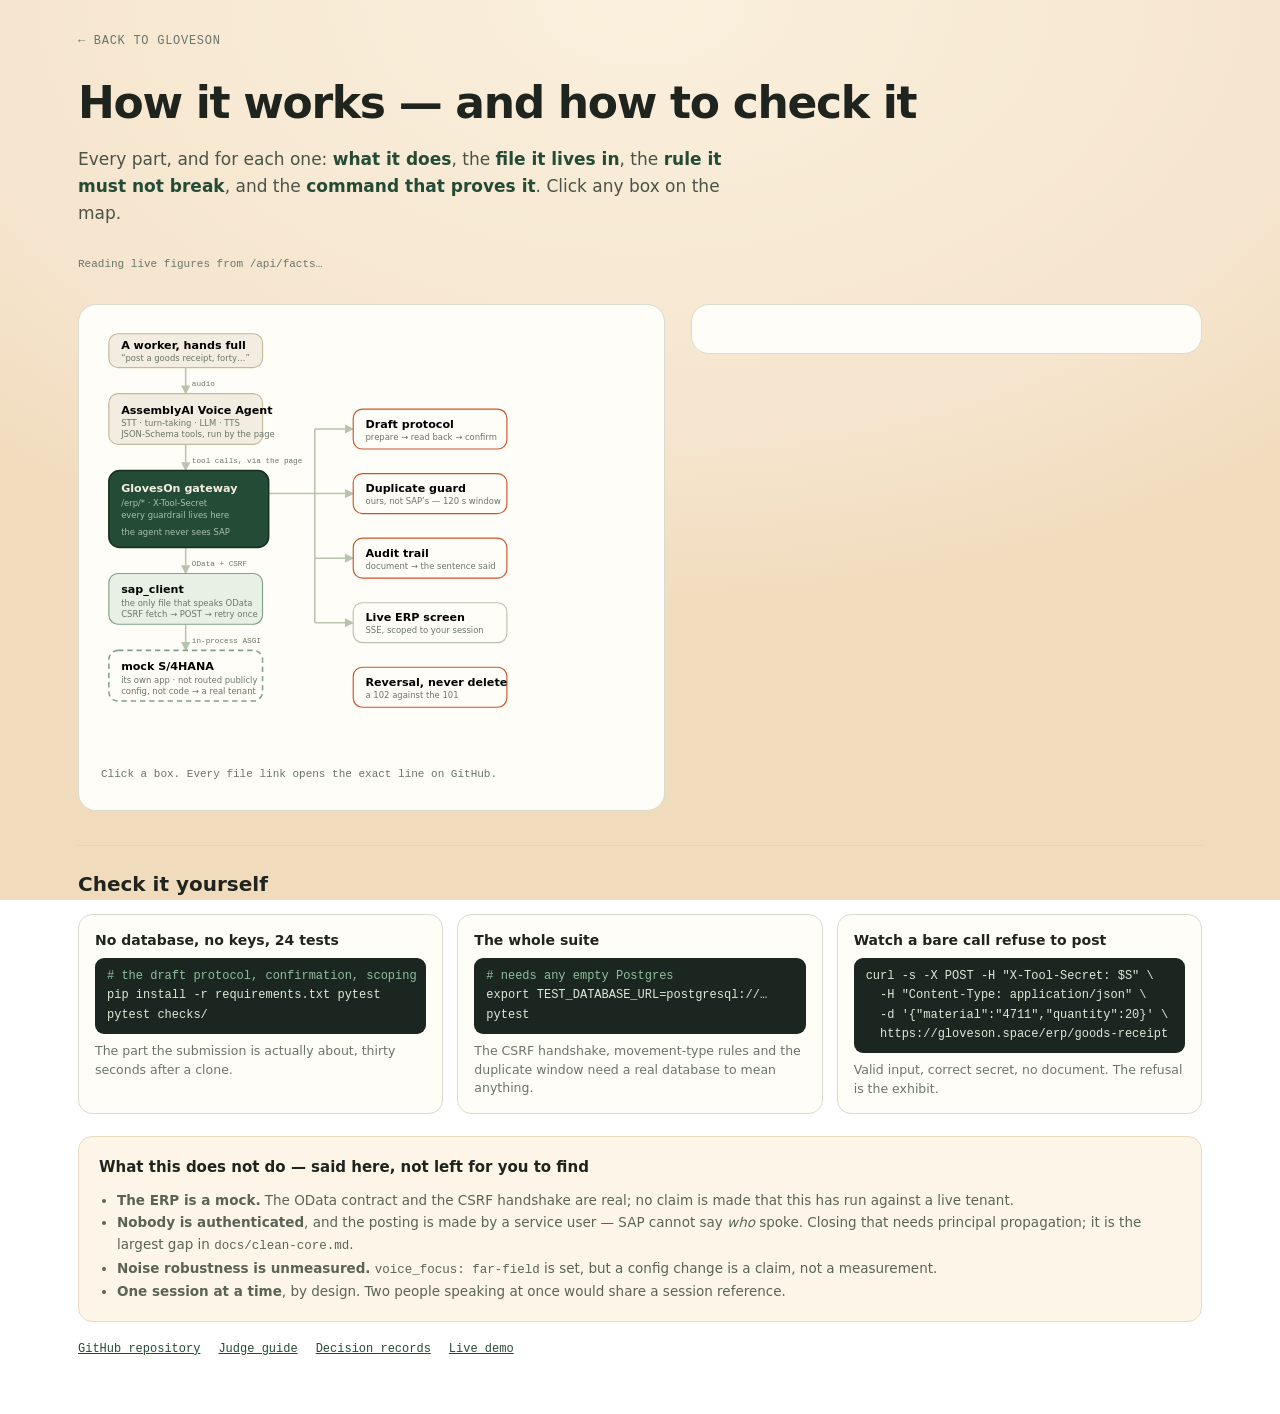
<file: web/how-it-works.html>
<!doctype html>
<html lang="en">
<head>
<meta charset="utf-8">
<meta name="viewport" content="width=device-width, initial-scale=1">
<title>GlovesOn — how it works, and how to check it</title>
<meta name="description" content="Every claim GlovesOn makes, the file it lives in, the rule that holds it, and the command that proves it.">
<style>
  /* The judge screen. docs/JUDGE-GUIDE.md says the same things, but a judge
     with ninety seconds opens a URL, not a markdown file in a repo they have
     not cloned. Same evidence, reachable format.

     Every number on this page comes from /api/facts, which derives it at
     request time from agent.json, docs/adr/, tests/ and the database. A count
     typed by hand drifts from the thing it describes, and a page that invites
     checking cannot afford that. */
  :root{
    --ink:#20241f; --muted:#6a7568; --line:#d7dccc; --paper:#fffdf7;
    --green:#244b35; --green-soft:#e8f0e6; --orange:#ce5428; --sand:#f3ede1;
    --mono:ui-monospace,"SF Mono",Menlo,Consolas,monospace;
  }
  *{box-sizing:border-box}
  body{
    margin:0; padding:0 0 60px;
    font:16px/1.6 ui-sans-serif,system-ui,-apple-system,"Segoe UI",sans-serif;
    color:var(--ink);
    background:radial-gradient(1000px 620px at 50% 0,#faf0dd,#f6e5ce 70%,#f0dbbc) fixed;
  }
  .wrap{max-width:1180px;margin:0 auto;padding:0 28px}
  a{color:inherit}
  header{padding:26px 0 6px}
  .back{font:12px/1 var(--mono);color:var(--muted);text-decoration:none;letter-spacing:.06em}
  .back:hover{color:var(--orange)}
  h1{font-size:clamp(28px,4vw,44px);letter-spacing:-.03em;margin:16px 0 8px}
  .lede{max-width:62ch;color:#4a5346;font-size:17px;margin:0 0 4px}
  .lede b{color:var(--green)}

  /* live facts strip */
  .facts{display:flex;flex-wrap:wrap;gap:10px;margin:22px 0 6px}
  .fact{
    background:var(--paper);border:1px solid var(--line);border-radius:12px;
    padding:9px 14px;font:12px/1.35 var(--mono);color:var(--muted);
  }
  .fact b{display:block;font-size:19px;color:var(--green);font-family:inherit}
  .fact.live b{color:var(--orange)}
  .facts-note{font:11px/1.5 var(--mono);color:var(--muted);margin:6px 0 0}

  .cols{display:grid;grid-template-columns:1.15fr 1fr;gap:26px;margin-top:26px;align-items:start}
  /* Without this, the panel's pre-formatted commands set a min-content width
     that eats the map's column and squeezes the diagram to a third of its
     share. The commands scroll inside themselves instead. */
  .cols > *{min-width:0}
  @media(max-width:960px){.cols{grid-template-columns:1fr}}

  .map{background:var(--paper);border:1px solid var(--line);border-radius:18px;padding:18px 16px 10px;overflow-x:auto}
  /* No min-width: the whole viewBox has to be visible without a horizontal
     scroll, because a node a reader never scrolls to is a node they never
     click. It scales down instead. */
  .map svg{display:block;width:100%;height:auto}
  .maphint{font:11px/1.5 var(--mono);color:var(--muted);padding:2px 6px 6px}

  .node rect,.node path.shape{transition:filter .15s,stroke-width .15s}
  .node{cursor:pointer}
  .node:hover rect,.node:hover path.shape{filter:brightness(.97)}
  .node.on rect,.node.on path.shape{stroke:var(--orange);stroke-width:3}
  .node text{pointer-events:none;font-family:ui-sans-serif,system-ui,sans-serif}
  .n-title{font-size:14.5px;font-weight:650}
  .n-sub{font-size:11px;fill:var(--muted);font-family:var(--mono)}
  .n-title.on-dark{fill:#f4efe2} .n-sub.on-dark{fill:#a9bfae}
  .wire{stroke:#b9c2ae;stroke-width:2;fill:none}
  .wire-label{font:10px var(--mono);fill:var(--muted)}

  /* detail panel */
  .panel{
    background:var(--paper);border:1px solid var(--line);border-radius:18px;
    padding:22px 24px 26px;position:sticky;top:20px;
  }
  .panel h2{font-size:21px;margin:0 0 4px;letter-spacing:-.01em}
  .kicker{font:11px/1 var(--mono);letter-spacing:.12em;text-transform:uppercase;color:var(--orange);margin-bottom:10px}
  .what{color:#4a5346;font-size:15px;margin:0 0 18px}
  .sec{margin-top:18px}
  .sec h3{
    font:10.5px/1 var(--mono);letter-spacing:.14em;text-transform:uppercase;
    color:var(--muted);margin:0 0 9px;padding-bottom:7px;border-bottom:1px solid var(--line);
  }
  .sec ul{margin:0;padding:0;list-style:none;display:flex;flex-direction:column;gap:8px}
  .sec li{font-size:14px;line-height:1.5}
  .rule{padding-left:15px;position:relative;color:#3c4539}
  .rule:before{content:'';position:absolute;left:0;top:8px;width:6px;height:6px;border-radius:50%;background:var(--orange)}
  code,.file{font-family:var(--mono);font-size:12.5px}
  .file{
    display:inline-block;background:var(--green-soft);border:1px solid #cadbc9;
    border-radius:7px;padding:3px 8px;color:var(--green);text-decoration:none;
  }
  .file:hover{border-color:var(--green)}
  .file .ln{color:var(--orange)}
  .flabel{display:block;color:var(--muted);font-size:12px;font-family:ui-sans-serif,system-ui,sans-serif;margin-top:3px}
  .cmd{
    display:block;background:#1c2620;color:#dce8d8;border-radius:9px;
    padding:9px 12px;font-family:var(--mono);font-size:12px;overflow-x:auto;white-space:pre;
  }
  .cmd .c{color:#8fbf9d}
  .empty{color:var(--muted);font-size:14px}

  footer{margin-top:34px;border-top:1px solid #ddd6c4;padding-top:22px}
  .runs{display:grid;grid-template-columns:repeat(auto-fit,minmax(260px,1fr));gap:14px;margin-top:14px}
  .run{background:var(--paper);border:1px solid var(--line);border-radius:14px;padding:14px 16px}
  .run b{display:block;font-size:14px;margin-bottom:7px}
  .run p{margin:8px 0 0;font-size:12.5px;color:var(--muted);line-height:1.5}
  .limits{background:#fdf6e8;border:1px solid #e8dcc0;border-radius:14px;padding:18px 20px;margin-top:22px}
  .limits h3{margin:0 0 10px;font-size:15px}
  .limits ul{margin:0;padding-left:18px;color:#5b6355;font-size:13.5px;line-height:1.65}
  .foot-links{margin-top:20px;font:12px var(--mono);color:var(--muted);display:flex;gap:18px;flex-wrap:wrap}
  .foot-links a{color:var(--green)}
</style>
</head>
<body>
<div class="wrap">

<header>
  <a class="back" href="/">← BACK TO GLOVESON</a>
  <h1>How it works — and how to check it</h1>
  <p class="lede"><span id="partcount">Every part</span>, and for each one: <b>what it does</b>, the <b>file it lives in</b>,
  the <b>rule it must not break</b>, and the <b>command that proves it</b>. Click any box on the map.</p>

  <div class="facts" id="facts"></div>
  <p class="facts-note" id="facts-note">Reading live figures from /api/facts…</p>
</header>

<div class="cols">
  <section class="map">
    <svg viewBox="0 0 720 560" role="img" aria-label="Dataflow from the worker's voice through AssemblyAI and the GlovesOn gateway into the mock S/4HANA, with the draft protocol, duplicate guard, audit trail and live screen attached to the gateway.">
      <defs>
        <marker id="arw" viewBox="0 0 10 10" refX="9" refY="5" markerWidth="6" markerHeight="6" orient="auto-start-reverse">
          <path d="M0,0 L10,5 L0,10 z" fill="#b9c2ae"/>
        </marker>
      </defs>

      <!-- wires first so boxes sit on top -->
      <path class="wire" d="M118,58 L118,92" marker-end="url(#arw)"/>
      <path class="wire" d="M118,158 L118,192" marker-end="url(#arw)"/>
      <path class="wire" d="M118,292 L118,326" marker-end="url(#arw)"/>
      <path class="wire" d="M118,392 L118,426" marker-end="url(#arw)"/>
      <!-- gateway to the guards on the right -->
      <path class="wire" d="M226,222 L286,222"/>
      <path class="wire" d="M286,138 L286,306"/>
      <path class="wire" d="M286,138 L336,138" marker-end="url(#arw)"/>
      <path class="wire" d="M286,222 L336,222" marker-end="url(#arw)"/>
      <path class="wire" d="M286,306 L336,306" marker-end="url(#arw)"/>
      <!-- gateway to live screen -->
      <path class="wire" d="M286,390 L336,390" marker-end="url(#arw)"/>
      <path class="wire" d="M286,306 L286,390"/>

      <text class="wire-label" x="126" y="82">audio</text>
      <text class="wire-label" x="126" y="182">tool calls, via the page</text>
      <text class="wire-label" x="126" y="316">OData + CSRF</text>
      <text class="wire-label" x="126" y="416">in-process ASGI</text>

      <!-- 1 worker -->
      <g class="node" data-node="worker">
        <rect x="18" y="14" width="200" height="44" rx="12" fill="var(--sand)" stroke="#c3b79c" stroke-width="1.5"/>
        <text class="n-title" x="34" y="34">A worker, hands full</text>
        <text class="n-sub" x="34" y="49">“post a goods receipt, forty…”</text>
      </g>

      <!-- 2 assemblyai -->
      <g class="node" data-node="assemblyai">
        <rect x="18" y="92" width="200" height="66" rx="12" fill="var(--sand)" stroke="#c3b79c" stroke-width="1.5"/>
        <text class="n-title" x="34" y="118">AssemblyAI Voice Agent</text>
        <text class="n-sub" x="34" y="134">STT · turn-taking · LLM · TTS</text>
        <text class="n-sub" x="34" y="149">JSON-Schema tools, run by the page</text>
      </g>

      <!-- 3 gateway (emphasised) -->
      <g class="node" data-node="gateway">
        <rect x="18" y="192" width="208" height="100" rx="14" fill="var(--green)" stroke="#16321f" stroke-width="2"/>
        <text class="n-title on-dark" x="34" y="220">GlovesOn gateway</text>
        <text class="n-sub on-dark" x="34" y="238">/erp/* · X-Tool-Secret</text>
        <text class="n-sub on-dark" x="34" y="254">every guardrail lives here</text>
        <text class="n-sub on-dark" x="34" y="276">the agent never sees SAP</text>
      </g>

      <!-- 4 sap_client -->
      <g class="node" data-node="sapclient">
        <rect x="18" y="326" width="200" height="66" rx="12" fill="var(--green-soft)" stroke="#7fa389" stroke-width="1.5"/>
        <text class="n-title" x="34" y="352">sap_client</text>
        <text class="n-sub" x="34" y="368">the only file that speaks OData</text>
        <text class="n-sub" x="34" y="383">CSRF fetch → POST → retry once</text>
      </g>

      <!-- 5 mock -->
      <g class="node" data-node="mock">
        <rect x="18" y="426" width="200" height="66" rx="12" fill="var(--paper)" stroke="#7fa389" stroke-width="2" stroke-dasharray="7 5"/>
        <text class="n-title" x="34" y="452">mock S/4HANA</text>
        <text class="n-sub" x="34" y="468">its own app · not routed publicly</text>
        <text class="n-sub" x="34" y="483">config, not code → a real tenant</text>
      </g>

      <!-- guards -->
      <g class="node" data-node="draft">
        <rect x="336" y="112" width="200" height="52" rx="12" fill="var(--paper)" stroke="var(--orange)" stroke-width="1.5"/>
        <text class="n-title" x="352" y="136">Draft protocol</text>
        <text class="n-sub" x="352" y="152">prepare → read back → confirm</text>
      </g>
      <g class="node" data-node="duplicate">
        <rect x="336" y="196" width="200" height="52" rx="12" fill="var(--paper)" stroke="var(--orange)" stroke-width="1.5"/>
        <text class="n-title" x="352" y="220">Duplicate guard</text>
        <text class="n-sub" x="352" y="236">ours, not SAP’s — 120 s window</text>
      </g>
      <g class="node" data-node="audit">
        <rect x="336" y="280" width="200" height="52" rx="12" fill="var(--paper)" stroke="var(--orange)" stroke-width="1.5"/>
        <text class="n-title" x="352" y="304">Audit trail</text>
        <text class="n-sub" x="352" y="320">document → the sentence said</text>
      </g>
      <g class="node" data-node="live">
        <rect x="336" y="364" width="200" height="52" rx="12" fill="var(--paper)" stroke="#b9c2ae" stroke-width="1.5"/>
        <text class="n-title" x="352" y="388">Live ERP screen</text>
        <text class="n-sub" x="352" y="404">SSE, scoped to your session</text>
      </g>

      <!-- reversal note -->
      <g class="node" data-node="reversal">
        <rect x="336" y="448" width="200" height="52" rx="12" fill="var(--paper)" stroke="var(--orange)" stroke-width="1.5"/>
        <text class="n-title" x="352" y="472">Reversal, never delete</text>
        <text class="n-sub" x="352" y="488">a 102 against the 101</text>
      </g>
    </svg>
    <p class="maphint">Click a box. Every file link opens the exact line on GitHub.</p>
  </section>

  <aside class="panel" id="panel"></aside>
</div>

<footer>
  <h2 style="font-size:20px;margin:0">Check it yourself</h2>
  <div class="runs">
    <div class="run">
      <b>No database, no keys, 24 tests</b>
      <span class="cmd"><span class="c"># the draft protocol, confirmation, scoping</span>
pip install -r requirements.txt pytest
pytest checks/</span>
      <p>The part the submission is actually about, thirty seconds after a clone.</p>
    </div>
    <div class="run">
      <b>The whole suite</b>
      <span class="cmd"><span class="c"># needs any empty Postgres</span>
export TEST_DATABASE_URL=postgresql://…
pytest</span>
      <p>The CSRF handshake, movement-type rules and the duplicate window need a real database to mean anything.</p>
    </div>
    <div class="run">
      <b>Watch a bare call refuse to post</b>
      <span class="cmd">curl -s -X POST -H "X-Tool-Secret: $S" \
  -H "Content-Type: application/json" \
  -d '{"material":"4711","quantity":20}' \
  https://gloveson.space/erp/goods-receipt</span>
      <p>Valid input, correct secret, no document. The refusal is the exhibit.</p>
    </div>
  </div>

  <div class="limits">
    <h3>What this does not do — said here, not left for you to find</h3>
    <ul>
      <li><b>The ERP is a mock.</b> The OData contract and the CSRF handshake are real; no claim is made that this has run against a live tenant.</li>
      <li><b>Nobody is authenticated</b>, and the posting is made by a service user — SAP cannot say <i>who</i> spoke. Closing that needs principal propagation; it is the largest gap in <code>docs/clean-core.md</code>.</li>
      <li><b>Noise robustness is unmeasured.</b> <code>voice_focus: far-field</code> is set, but a config change is a claim, not a measurement.</li>
      <li><b>One session at a time</b>, by design. Two people speaking at once would share a session reference.</li>
    </ul>
  </div>

  <div class="foot-links">
    <a href="https://github.com/kosesena/GlovesOn">GitHub repository</a>
    <a href="https://github.com/kosesena/GlovesOn/blob/main/docs/JUDGE-GUIDE.md">Judge guide</a>
    <a href="https://github.com/kosesena/GlovesOn/tree/main/docs/adr">Decision records</a>
    <a href="/">Live demo</a>
  </div>
</footer>
</div>

<script>
const REPO = 'https://github.com/kosesena/GlovesOn/blob/main/';

/* Each entry mirrors the shape a claim has to have here to count:
   what it does, where it lives, the rule it cannot break, how you check it.
   A node with an empty `verify` would be a claim with no evidence, which is
   the thing this page exists to make impossible to hide. */
const NODES = {
  worker: {
    kicker:'The moment', title:'A worker with both hands full',
    what:'A pallet lands. Until it is a material document, the company does not know it owns the goods — and today that means gloves off and a walk to a terminal. The agent asks for two things only: material and quantity. Bin, unit, description, plant and storage location are looked up, because asking “which bin?” is the exact friction this removes.',
    files:[{p:'agent/agent.json',l:null,label:'the system prompt, including the two-questions rule'}],
    rules:['The agent asks for material and quantity. Never the bin.'],
    verify:[]
  },
  assemblyai: {
    kicker:'Supplier', title:'AssemblyAI Voice Agent API',
    what:'The whole voice loop through one connection: streaming speech-to-text, turn detection, LLM routing, speech out, and JSON-Schema tool calls. The agent is configured at connection time rather than registered in advance, and its tool calls come back to this page, which forwards them to the gateway with a short-lived capability — the permanent tool secret never leaves the server. Recognition is tuned to this floor with a transcription prompt and keyterms for SAP material numbers and warehouse vocabulary.',
    files:[{p:'agent/agent.json',l:null,label:'tools, keyterms, turn_detection, voice_focus'},
           {p:'agent/publish.py',l:null,label:'publishes the definition; fills secrets from .env'}],
    rules:['Both write tools run in execution_mode: hold — the agent waits for the ERP instead of narrating an optimistic success.',
           'turn_detection is pinned at 800/2000 because adaptive pacing cut a non-native speaker off mid-sentence. We do not claim per-speaker adaptation.'],
    verify:['pytest checks/test_voice_diagnostic.py','pytest checks/test_scoped_agent.py'],
    counts:['tools','keyterms']
  },
  gateway: {
    kicker:'The boundary', title:'The GlovesOn gateway',
    what:'The agent speaks in warehouse terms — /erp/stock, /erp/goods-receipt — and never sees SAP. Everything SAP-specific lives behind this line: authentication, field translation, and every guardrail below. Swapping the mock for a real tenant is meant to be configuration — a base URL and a credential — because there is no second code path; reads against SAP's own sandbox already work, and they showed two shape differences still to handle.',
    files:[{p:'gateway/main.py',l:216,label:'require_tool_auth — constant-time secret check'},
           {p:'gateway/main.py',l:60,label:'refuses to start without TOOL_SHARED_SECRET'},
           {p:'gateway/sap_client.py',l:33,label:'SAP_BASE_URL — the one variable that moves it to a real tenant'}],
    rules:['Every /erp/* endpoint requires the shared secret. A missing or wrong one is 401 before anything is read.',
           'The gateway refuses to boot without a secret. Refusing to start is loud; serving unprotected writes is quiet.',
           'The page never holds that secret. It gets a capability derived from its own session, and /api/voice-tools proxies to the same /erp/* routes with the same draft protocol behind it.'],
    verify:['curl -s -o /dev/null -w "%{http_code}" https://gloveson.space/erp/stock?material=4711   # 401',
            'curl -s -o /dev/null -w "%{http_code}" -X POST https://gloveson.space/api/voice-tools/get_stock   # 401',
            'pytest checks/test_scope_routes.py']
  },
  draft: {
    kicker:'Hard rule', title:'No write without a prepared draft',
    what:'A write happens in two turns. The agent first prepares a draft — the gateway mints a one-use token and publishes the intent to the screen, writing nothing. Only a second call carrying that token, inside the same verified voice session, can post. A bare HTTP call cannot reach the write path at all.',
    files:[{p:'gateway/confirmation.py',l:44,label:'prepare — mints the one-use draft'},
           {p:'gateway/confirmation.py',l:56,label:'consume — spends it, once'},
           {p:'gateway/main.py',l:297,label:'draft_decision — the fork every write passes'}],
    rules:['No draft, no document. The unreachability of the bare path is the guarantee.',
           'The read-back names four things: quantity, unit, material description, and destination bin. The description is what lets a worker catch that they are holding nuts, not bolts.',
           'A timed-out write is never retried by the agent — a write whose result you cannot see may already have happened.'],
    verify:['pytest tests/test_write_guarantees.py -k a_bare_call_without_a_draft_writes_nothing',
            'pytest tests/test_write_guarantees.py -k the_reply_names_the_description_not_only_the_number']
  },
  duplicate: {
    kicker:'Hard rule', title:'The same intent is not recorded twice',
    what:'A timed-out write is ambiguous: the document may have landed while the response was lost. The worker repeats the sentence and stock doubles. So an identical receipt inside a two-minute window is refused, and the agent is told the document number so it can ask whether this is a second, separate delivery.',
    files:[{p:'gateway/main.py',l:443,label:'_recent_identical — asks SAP, keeps no memory'},
           {p:'gateway/main.py',l:440,label:'DUPLICATE_WINDOW_SECONDS = 120'},
           {p:'gateway/sap_mock.py',l:172,label:'the mock deliberately does NOT dedupe'}],
    rules:['The guard lives in the gateway, not the mock, because real S/4HANA accepts the same goods receipt twice without complaint. Moving it into the mock would make the demo pass and the product wrong.'],
    verify:['pytest tests/test_write_guarantees.py -k an_identical_repeat_is_refused_and_writes_nothing',
            'pytest tests/test_sap_fidelity.py -k the_mock_accepts_the_same_receipt_twice']
  },
  reversal: {
    kicker:'Hard rule', title:'Nothing is deleted',
    what:'A wrong receipt is corrected with a reversal document — a 102 against a 101, a 502 against a 501. Stock comes back down and both documents stay in the history. The agent says “reverse”, never “delete”. A reversal cannot itself be reversed, and a document is not reversed twice.',
    files:[{p:'gateway/sap_client.py',l:182,label:'reversal_payload — the 102/101 pairing'},
           {p:'gateway/main.py',l:511,label:'reverse_goods_receipt — same guards as a receipt'}],
    rules:['A reversal is a write in the fullest sense, and sits behind the same draft, read-back and confirmation as the receipt.',
           'The reversal carries the ORIGINAL quantity. A hardcoded 1 once hid here because the mock silently corrected it; a real S/4HANA would have left stock 19 too high.'],
    verify:['pytest tests/test_write_guarantees.py -k a_reversal_posts_a_second_document_and_returns_the_stock',
            'pytest tests/test_write_guarantees.py -k a_reversal_cannot_itself_be_reversed',
            'pytest tests/test_write_guarantees.py -k a_document_is_not_reversed_twice']
  },
  sapclient: {
    kicker:'The contract', title:'sap_client — the only file that speaks OData',
    what:'Released S/4HANA APIs, spoken properly: fetch a CSRF token from the service root, POST the material document with it, refresh once and retry on a 403. Material numbers become 18-character zero-padded MATNR. Everything SAP-shaped is here, which is why moving to a real tenant changes a URL and nothing else.',
    files:[{p:'gateway/sap_client.py',l:76,label:'_fetch_csrf — the mandatory handshake'},
           {p:'gateway/store.py',l:139,label:'norm_matnr — “4711” becomes 000000000000004711'}],
    rules:['A write without a CSRF token is refused, exactly as a real tenant would refuse it.',
           'The document records its origin, never an identity. A spoken name is not authentication, and putting one on the document would place an unverified field beside verified ones.'],
    verify:['pytest tests/test_sap_fidelity.py -k a_write_without_a_csrf_token_is_refused',
            'pytest tests/test_sap_fidelity.py -k a_spoken_material_number_becomes_an_18_character_matnr']
  },
  mock: {
    kicker:'Honest boundary', title:'The mock S/4HANA',
    what:'A second FastAPI application that implements the released OData surface and is reached over HTTP like any external system — not mounted on the public app. It was briefly, and an anonymous CSRF fetch plus one POST wrote a material document with no secret, no read-back and no audit row. That is now a regression test.',
    files:[{p:'gateway/sap_mock.py',l:95,label:'create_material_document — movement-type rules'},
           {p:'tests/test_public_surface.py',l:16,label:'the mock must not be reachable from outside'},
           {p:'docs/adr/0003-mock-erp-behind-a-faithful-contract.md',l:null,label:'why faithful rather than convenient'}],
    rules:['The mock is faithful, not helpful. Where real SAP is permissive, the mock is permissive too — the guardrails belong to us.',
           'It is never routed publicly. Do not remount it for convenience.'],
    verify:['pytest tests/test_public_surface.py','curl -s https://gloveson.space/health   # names the ERP target'],
    counts:['target','materials','documents']
  },
  audit: {
    kicker:'Evidence', title:'From a document back to the sentence',
    what:'The SAP document records what happened; this records why. Click any row in Recent documents and the panel shows the sentence the worker confirmed, the second it happened, and the session it came from — and says, in the same panel, that a session reference is not an identity. An audit trail written but never read is not an audit trail.',
    files:[{p:'gateway/audit.py',l:48,label:'record — written on every posting'},
           {p:'gateway/audit.py',l:57,label:'provenance — what the screen shows'},
           {p:'docs/clean-core.md',l:null,label:'why this is not identity, and what would be'}],
    rules:['Consent is agent-reported and bound to a one-use draft. It is a mistake control, never an authorisation control — stated plainly rather than dressed up.'],
    verify:['pytest tests/test_write_guarantees.py -k a_document_can_be_traced_back_to_the_sentence_that_caused_it',
            'curl -s https://gloveson.space/api/provenance/<MBLNR>']
  },
  live: {
    kicker:'The screen', title:'The live ERP view',
    what:'Events travel through the database, not process memory, because the instance holding your screen and the instance taking the tool call need not be the same one. Each browser session gets a signed scope, so a document posted in someone else’s session never appears on yours.',
    files:[{p:'gateway/live.py',l:null,label:'the event bus, in Postgres'},
           {p:'gateway/session_scope.py',l:null,label:'signed per-session routing'},
           {p:'docs/adr/0005-serverless-deployment-and-shared-state.md',l:null,label:'what leaving process memory cost'}],
    rules:['Half a second of lag, paid on purpose: a lost document would be noticed, this is not.'],
    verify:['pytest checks/test_session_scope.py','pytest checks/test_scope_routes.py']
  }
};

const panel = document.getElementById('panel');
let FACTS = {};

function factBits(keys){
  const map = {
    tools:      () => FACTS.tools && `${FACTS.tools.count} HTTP tools, ${FACTS.tools.hold.length} of them execution_mode: hold`,
    keyterms:   () => FACTS.recognition && `${FACTS.recognition.keyterms} keyterms · voice_focus: ${FACTS.recognition.voice_focus}`,
    target:     () => FACTS.erp && `ERP target: ${FACTS.erp.target}`,
    materials:  () => FACTS.erp && FACTS.erp.materials != null && `${FACTS.erp.materials} materials seeded`,
    documents:  () => FACTS.erp && FACTS.erp.documents != null && `${FACTS.erp.documents} documents posted so far`
  };
  return keys.map(k => map[k] && map[k]()).filter(Boolean);
}

function render(id){
  const n = NODES[id];
  document.querySelectorAll('.node').forEach(e => e.classList.toggle('on', e.dataset.node === id));
  const live = n.counts ? factBits(n.counts) : [];
  panel.innerHTML = `
    <div class="kicker">${n.kicker}</div>
    <h2>${n.title}</h2>
    <p class="what">${n.what}</p>
    ${live.length ? `<div class="sec"><h3>Live, from this deployment</h3><ul>${
      live.map(t => `<li class="rule">${t}</li>`).join('')}</ul></div>` : ''}
    ${n.rules.length ? `<div class="sec"><h3>Rules it cannot break</h3><ul>${
      n.rules.map(r => `<li class="rule">${r}</li>`).join('')}</ul></div>` : ''}
    <div class="sec"><h3>Where it lives</h3><ul>${
      n.files.map(f => `<li><a class="file" href="${REPO}${f.p}${f.l ? '#L'+f.l : ''}" target="_blank" rel="noopener">${f.p}${
        f.l ? `<span class="ln">:${f.l}</span>` : ''}</a><span class="flabel">${f.label}</span></li>`).join('')}</ul></div>
    <div class="sec"><h3>How you check it</h3>${
      n.verify.length ? n.verify.map(v => `<span class="cmd">${v.replace(/</g,'&lt;')}</span>`).join('')
                      : '<p class="empty">Prose, not a guarantee — nothing here claims a test it does not have.</p>'}</div>`;
}

document.querySelectorAll('.node').forEach(el => {
  el.addEventListener('click', () => { render(el.dataset.node); location.hash = el.dataset.node; });
});

fetch('/api/facts').then(r => r.json()).then(f => {
  FACTS = f;
  const strip = [];
  if (f.tools)       strip.push(['HTTP tools', f.tools.count, `${f.tools.writes.length} of them write`]);
  if (f.evidence)    strip.push(['Tests', f.evidence.tests, 'green on every push']);
  if (f.evidence)    strip.push(['Decision records', f.evidence.adrs, 'each names what it rejected']);
  if (f.recognition) strip.push(['Keyterms', f.recognition.keyterms, 'tuned to SAP vocabulary']);
  if (f.erp && f.erp.documents != null) strip.push(['Documents posted', f.erp.documents, 'in this deployment, live']);
  document.getElementById('facts').innerHTML = strip.map(([label, value, sub], i) =>
    `<div class="fact${i === strip.length - 1 ? ' live' : ''}"><b>${value}</b>${label} · ${sub}</div>`).join('');
  document.getElementById('facts-note').textContent =
    'Every figure above is computed at request time from agent.json, docs/adr/, tests/ and the database — a diagram cannot claim more than exists.';
}).catch(() => {
  document.getElementById('facts-note').textContent =
    'Live figures unavailable — the gateway did not answer /api/facts. Nothing is shown rather than something stale.';
});

/* Even this count is derived. A page that tells you not to trust typed
   numbers should not open with one. */
const WORDS = ['Zero','One','Two','Three','Four','Five','Six','Seven','Eight','Nine','Ten','Eleven','Twelve'];
const N = Object.keys(NODES).length;
document.getElementById('partcount').textContent = `${WORDS[N] ?? N} parts`;

render(location.hash.slice(1) in NODES ? location.hash.slice(1) : 'gateway');
</script>
</body>
</html>
</file>
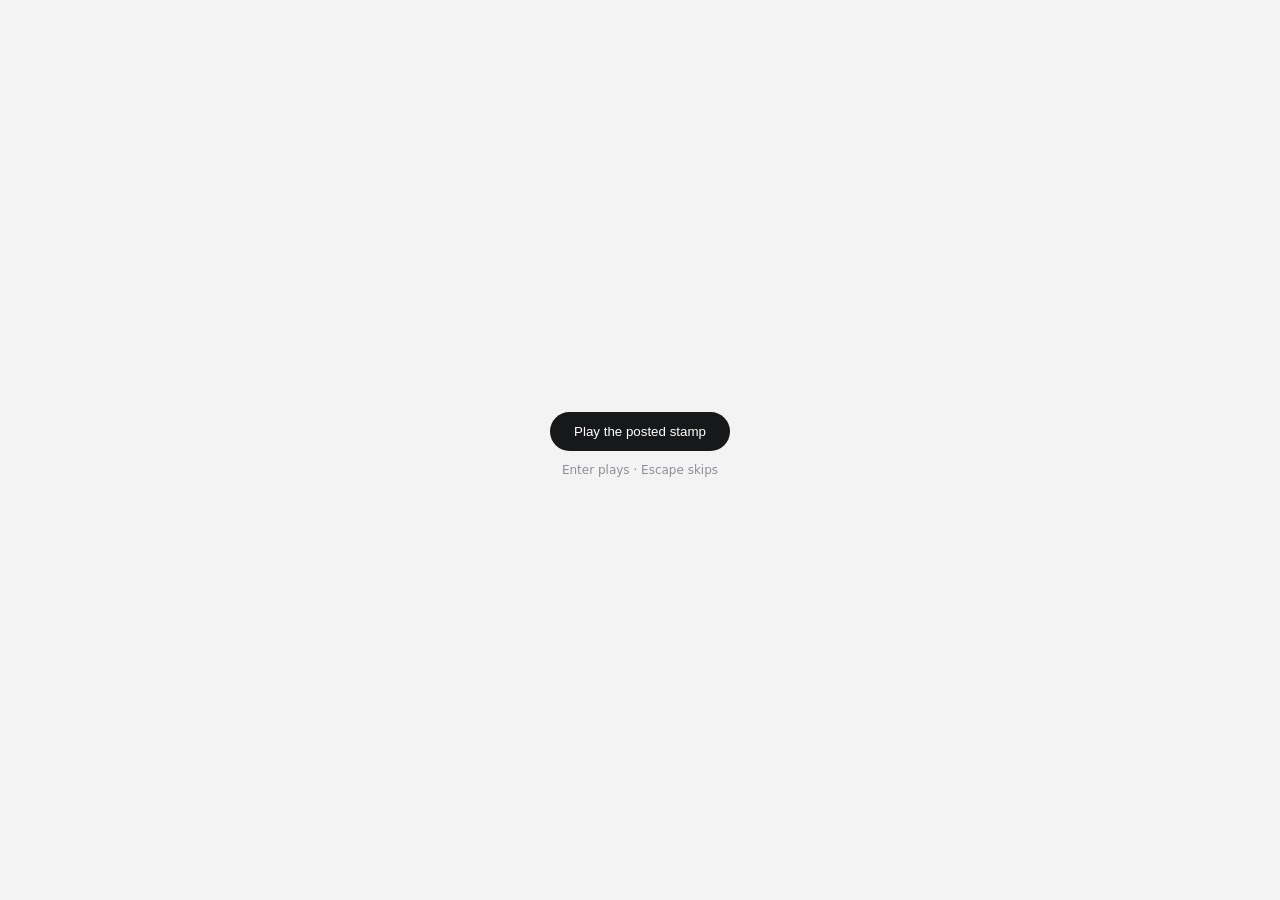
<file: web/lab/stamp-motion-claude.html>
<!doctype html>
<html lang="en">
<head>
<meta charset="utf-8">
<meta name="viewport" content="width=device-width, initial-scale=1">
<title>GlovesOn — posted stamp motion (lab)</title>
<!--
  Host page for /stamp-motion.js, the module the app plays when a material document lands.
  Plays it with the film's receipt (document 4937706921, 14 September 2026). The film's
  capture is made from this page: ?rec=1 hides the controls, then the recorder presses Enter.
  Enter or the button plays; Escape or a click skips.
-->
<style>
  html, body { height: 100%; margin: 0; }
  body { display: grid; place-items: center; background: #f3f3f4; font-family: "Inter", ui-sans-serif, system-ui, sans-serif; color: #17181a; }
  button { border: 0; background: #17181a; color: #fff; border-radius: 999px; padding: 12px 24px; font: 600 13px/1 inherit; cursor: pointer; }
  p { font-size: 12px; color: #8b8f96; text-align: center; }
</style>
</head>
<body>
<div id="host"><button id="go">Play the posted stamp</button><p>Enter plays · Escape skips</p></div>
<script src="../stamp-motion.js"></script>
<script>
  const RECEIPT = {
    mblnr: '4937706921', bwart: '501', posted_at: '2026-09-14T13:51:58+03:00',
    matnr: '4711', maktx: 'Hex Bolt M8x40 Zinc Plated', menge: '12', meins: 'EA', bin: 'A-03-02',
    werks: '1000', lgort: '0001', before: 271, after: 283, hold: 2000,
  };
  const play = () => playStampMotion(RECEIPT);
  document.getElementById('go').addEventListener('click', play);
  addEventListener('keydown', e => { if (e.key === 'Enter') play(); });
  if (new URLSearchParams(location.search).has('rec')) document.getElementById('host').style.visibility = 'hidden';
</script>
</body>
</html>
</file>
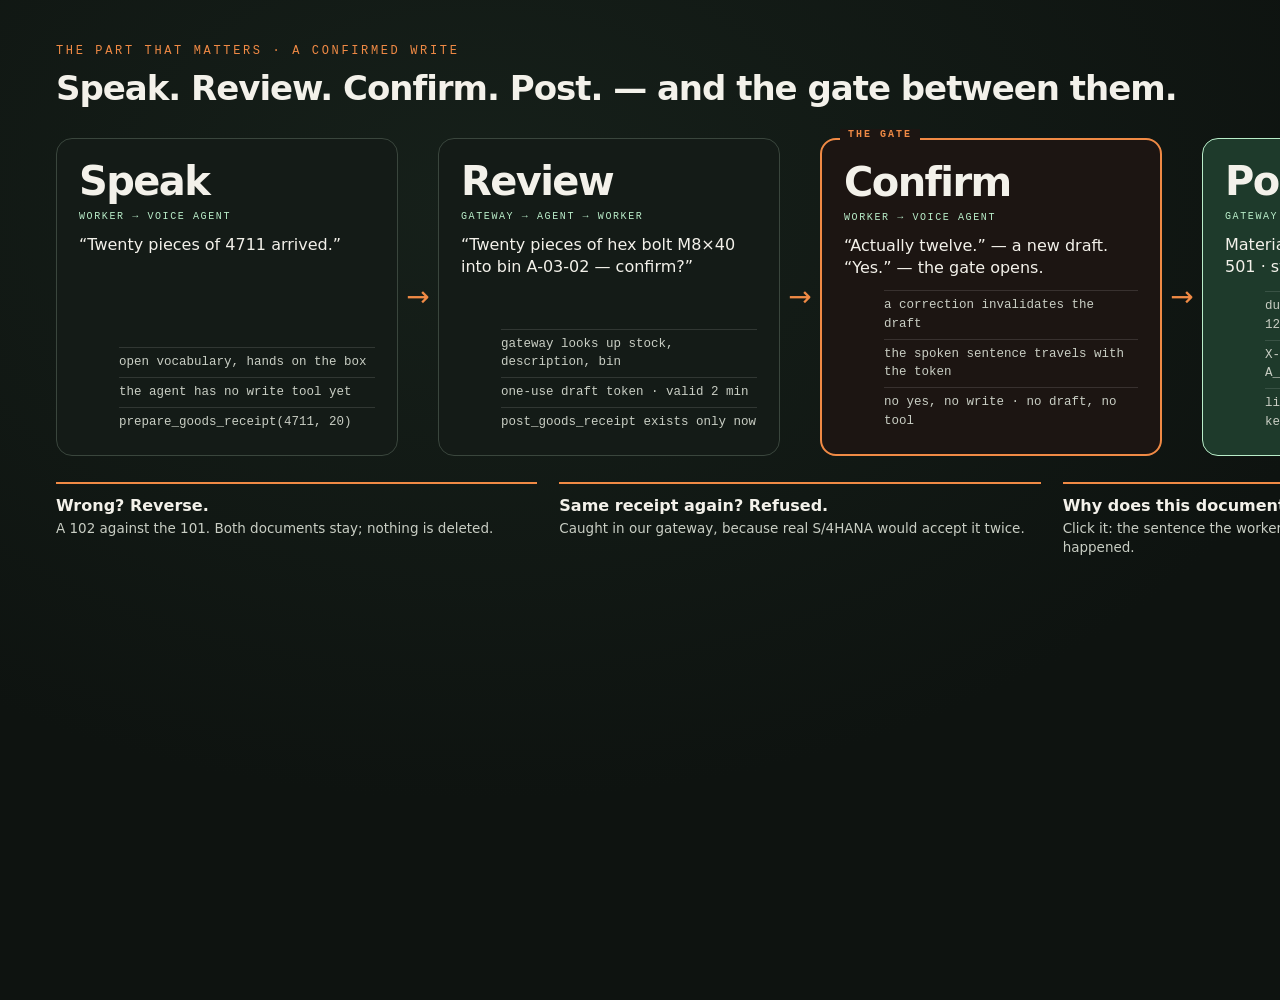
<file: docs/img/figures/confirmed-write-gate.html>
<!doctype html><html><head><meta charset="utf-8"><style>
*{margin:0;box-sizing:border-box}html,body{width:1600px;height:1000px;overflow:hidden;background:radial-gradient(900px 600px at 30% 20%,#16201a,#0e1310);font-family:-apple-system,system-ui,sans-serif;color:#f3f1ea}
.wrap{padding:44px 56px}.k{font:12px ui-monospace,Menlo,monospace;letter-spacing:.22em;text-transform:uppercase;color:#f08a45}
h1{font-size:34px;font-weight:700;letter-spacing:-.03em;margin:10px 0 30px}
.flow{display:grid;grid-template-columns:1fr 40px 1fr 40px 1fr 40px 1fr;align-items:stretch;gap:0}
.st{border-radius:16px;padding:22px 22px 18px;background:#141b17;border:1px solid #3a463d;display:flex;flex-direction:column}
.st .big{font-size:40px;font-weight:800;letter-spacing:-.04em;line-height:1}
.st .who{font:10px ui-monospace,Menlo,monospace;letter-spacing:.16em;text-transform:uppercase;color:#b9edc9;margin:10px 0 12px}
.st .say{font-size:16px;line-height:1.35;margin-bottom:12px}
.st ul{list-style:none;margin-top:auto}.st li{font:12.5px/1.5 ui-monospace,Menlo,monospace;color:#c9cec4;padding:5px 0;border-top:1px solid rgba(255,255,255,.12)}
.arr{display:grid;place-items:center;color:#f08a45;font-size:28px}
.gate{position:relative;border:2px solid #f08a45;background:#1c1512}
.gate:before{content:"THE GATE";position:absolute;top:-11px;left:18px;font:700 10px ui-monospace,Menlo,monospace;letter-spacing:.2em;color:#f08a45;background:#1c1512;padding:0 8px}
.post{border-color:#b9edc9;background:#1e3a2b}
.under{display:grid;grid-template-columns:1fr 1fr 1fr;gap:22px;margin-top:26px}
.u{border-top:2px solid #f08a45;padding-top:12px}.u b{font-size:16px}.u p{font-size:13.5px;line-height:1.4;color:#c9cec4;margin-top:4px}
</style></head><body><div class="wrap"><div class="k">The part that matters · a confirmed write</div><h1>Speak. Review. Confirm. Post. — and the gate between them.</h1>
<div class="flow">
<div class="st"><div class="big">Speak</div><div class="who">Worker → Voice Agent</div><div class="say">“Twenty pieces of 4711 arrived.”</div><ul><li>open vocabulary, hands on the box</li><li>the agent has no write tool yet</li><li>prepare_goods_receipt(4711, 20)</li></ul></div>
<div class="arr">→</div>
<div class="st"><div class="big">Review</div><div class="who">Gateway → Agent → Worker</div><div class="say">“Twenty pieces of hex bolt M8×40 into bin A-03-02 — confirm?”</div><ul><li>gateway looks up stock, description, bin</li><li>one-use draft token · valid 2 min</li><li>post_goods_receipt exists only now</li></ul></div>
<div class="arr">→</div>
<div class="st gate"><div class="big">Confirm</div><div class="who">Worker → Voice Agent</div><div class="say">“Actually twelve.” — a new draft.<br>“Yes.” — the gate opens.</div><ul><li>a correction invalidates the draft</li><li>the spoken sentence travels with the token</li><li>no yes, no write · no draft, no tool</li></ul></div>
<div class="arr">→</div>
<div class="st post"><div class="big">Post</div><div class="who">Gateway → S/4HANA</div><div class="say">Material document 4937706921 · 501 · stock 271 → 283</div><ul><li>duplicate guard: same intent in 120 s?</li><li>X-CSRF-Token: Fetch · A_MaterialDocumentHeader</li><li>live screen over SSE · provenance kept</li></ul></div>
</div>
<div class="under"><div class="u"><b>Wrong? Reverse.</b><p>A 102 against the 101. Both documents stay; nothing is deleted.</p></div><div class="u"><b>Same receipt again? Refused.</b><p>Caught in our gateway, because real S/4HANA would accept it twice.</p></div><div class="u"><b>Why does this document exist?</b><p>Click it: the sentence the worker confirmed, and the second it happened.</p></div></div>
</div></body></html>
</file>
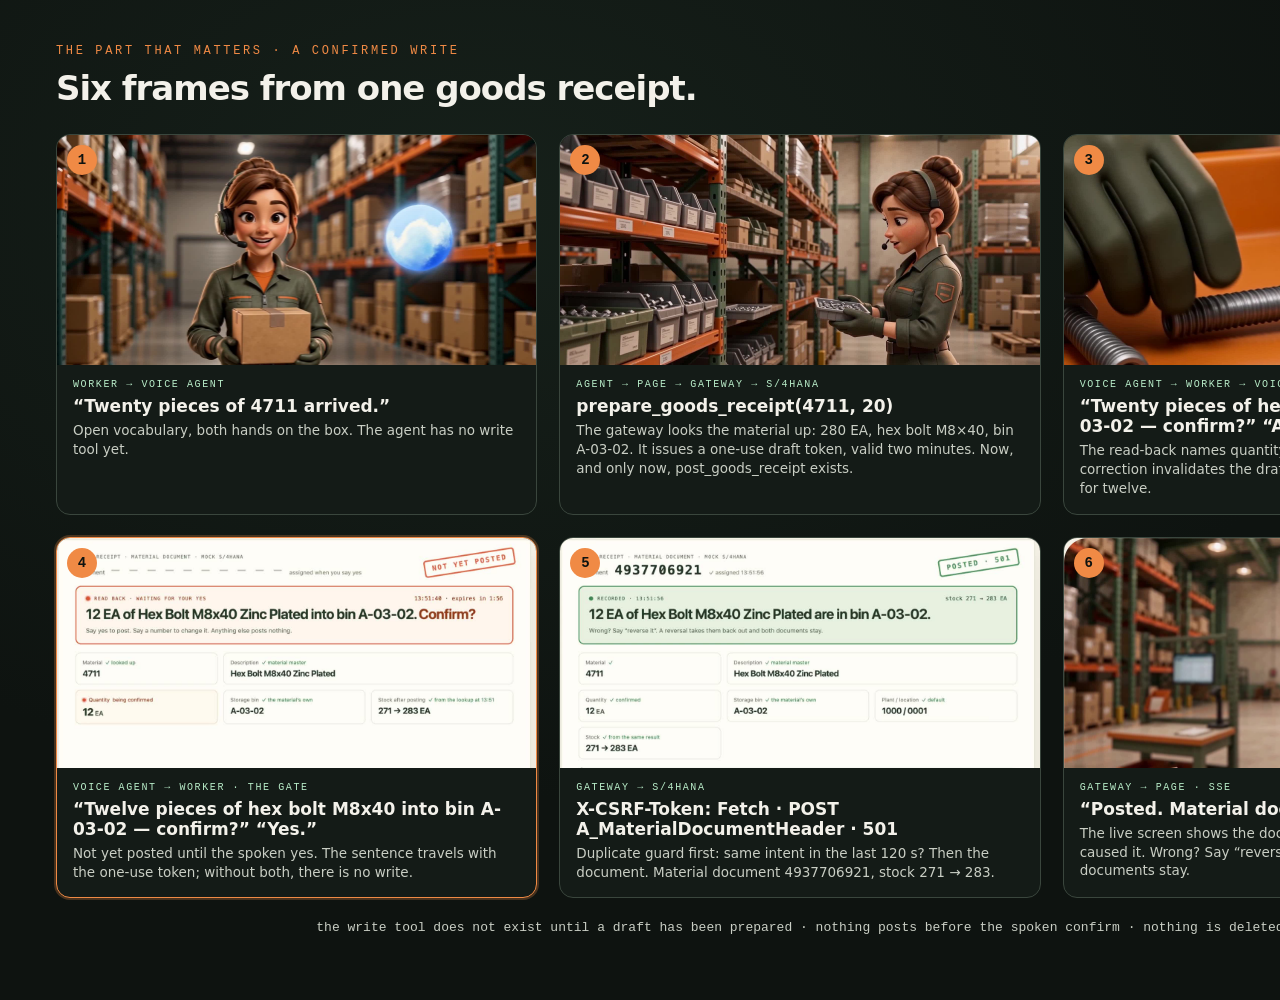
<file: docs/img/figures/confirmed-write-storyboard.html>
<!doctype html><html><head><meta charset="utf-8"><style>
*{margin:0;box-sizing:border-box}html,body{width:1600px;height:1000px;overflow:hidden;background:radial-gradient(900px 600px at 30% 20%,#16201a,#0e1310);font-family:-apple-system,system-ui,sans-serif;color:#f3f1ea}
.wrap{padding:44px 56px}.k{font:12px ui-monospace,Menlo,monospace;letter-spacing:.22em;text-transform:uppercase;color:#f08a45}
h1{font-size:34px;font-weight:700;letter-spacing:-.03em;margin:10px 0 26px}
.grid{display:grid;grid-template-columns:repeat(3,1fr);gap:22px}
.p{border-radius:14px;overflow:hidden;background:#141b17;border:1px solid #3a463d;position:relative}
.p img{width:100%;height:230px;object-fit:cover;object-position:top;display:block}
.p .cap{padding:14px 16px 16px}.p .n{position:absolute;top:10px;left:10px;width:30px;height:30px;border-radius:50%;background:#f08a45;color:#0e1310;font:700 14px ui-monospace,Menlo,monospace;display:grid;place-items:center}
.p b{display:block;font-size:17px;margin-bottom:5px}.p p{font-size:13.5px;line-height:1.4;color:#c9cec4}.p .who{font:10px ui-monospace,Menlo,monospace;letter-spacing:.16em;text-transform:uppercase;color:#b9edc9;margin-bottom:6px}
.p.gate{border-color:#f08a45;box-shadow:0 0 0 2px rgba(240,138,69,.25)}
.foot{margin-top:22px;font:13px ui-monospace,Menlo,monospace;color:#c9cec4;text-align:center}
</style></head><body><div class="wrap"><div class="k">The part that matters · a confirmed write</div><h1>Six frames from one goods receipt.</h1>
<div class="grid">
<div class="p"><span class="n">1</span><img src="../../../submission/stills/box-side.jpg"><div class="cap"><div class="who">Worker → Voice Agent</div><b>“Twenty pieces of 4711 arrived.”</b><p>Open vocabulary, both hands on the box. The agent has no write tool yet.</p></div></div>
<div class="p"><span class="n">2</span><img src="../../../submission/stills/shelves-tray.jpg"><div class="cap"><div class="who">Agent → Page → Gateway → S/4HANA</div><b>prepare_goods_receipt(4711, 20)</b><p>The gateway looks the material up: 280 EA, hex bolt M8×40, bin A-03-02. It issues a one-use draft token, valid two minutes. Now, and only now, post_goods_receipt exists.</p></div></div>
<div class="p"><span class="n">3</span><img src="../../../submission/stills/hands-bolts.jpg"><div class="cap"><div class="who">Voice Agent → Worker → Voice Agent · the correction</div><b>“Twenty pieces of hex bolt M8x40 into bin A-03-02 — confirm?” “Actually twelve.”</b><p>The read-back names quantity, unit, description and bin. The correction invalidates the draft for twenty; a new one is prepared for twelve.</p></div></div>
<div class="p gate"><span class="n">4</span><img src="ui-readback.jpg"><div class="cap"><div class="who">Voice Agent → Worker · the gate</div><b>“Twelve pieces of hex bolt M8x40 into bin A-03-02 — confirm?” “Yes.”</b><p>Not yet posted until the spoken yes. The sentence travels with the one-use token; without both, there is no write.</p></div></div>
<div class="p"><span class="n">5</span><img src="ui-posted.jpg"><div class="cap"><div class="who">Gateway → S/4HANA</div><b>X-CSRF-Token: Fetch · POST A_MaterialDocumentHeader · 501</b><p>Duplicate guard first: same intent in the last 120 s? Then the document. Material document 4937706921, stock 271 → 283.</p></div></div>
<div class="p"><span class="n">6</span><img src="../../../submission/stills/desk-close.jpg"><div class="cap"><div class="who">Gateway → Page · SSE</div><b>“Posted. Material document 4937706921.”</b><p>The live screen shows the document and the sentence that caused it. Wrong? Say “reverse it”: a 102 against the 101, both documents stay.</p></div></div>
</div><div class="foot">the write tool does not exist until a draft has been prepared · nothing posts before the spoken confirm · nothing is deleted</div></div></body></html>
</file>
